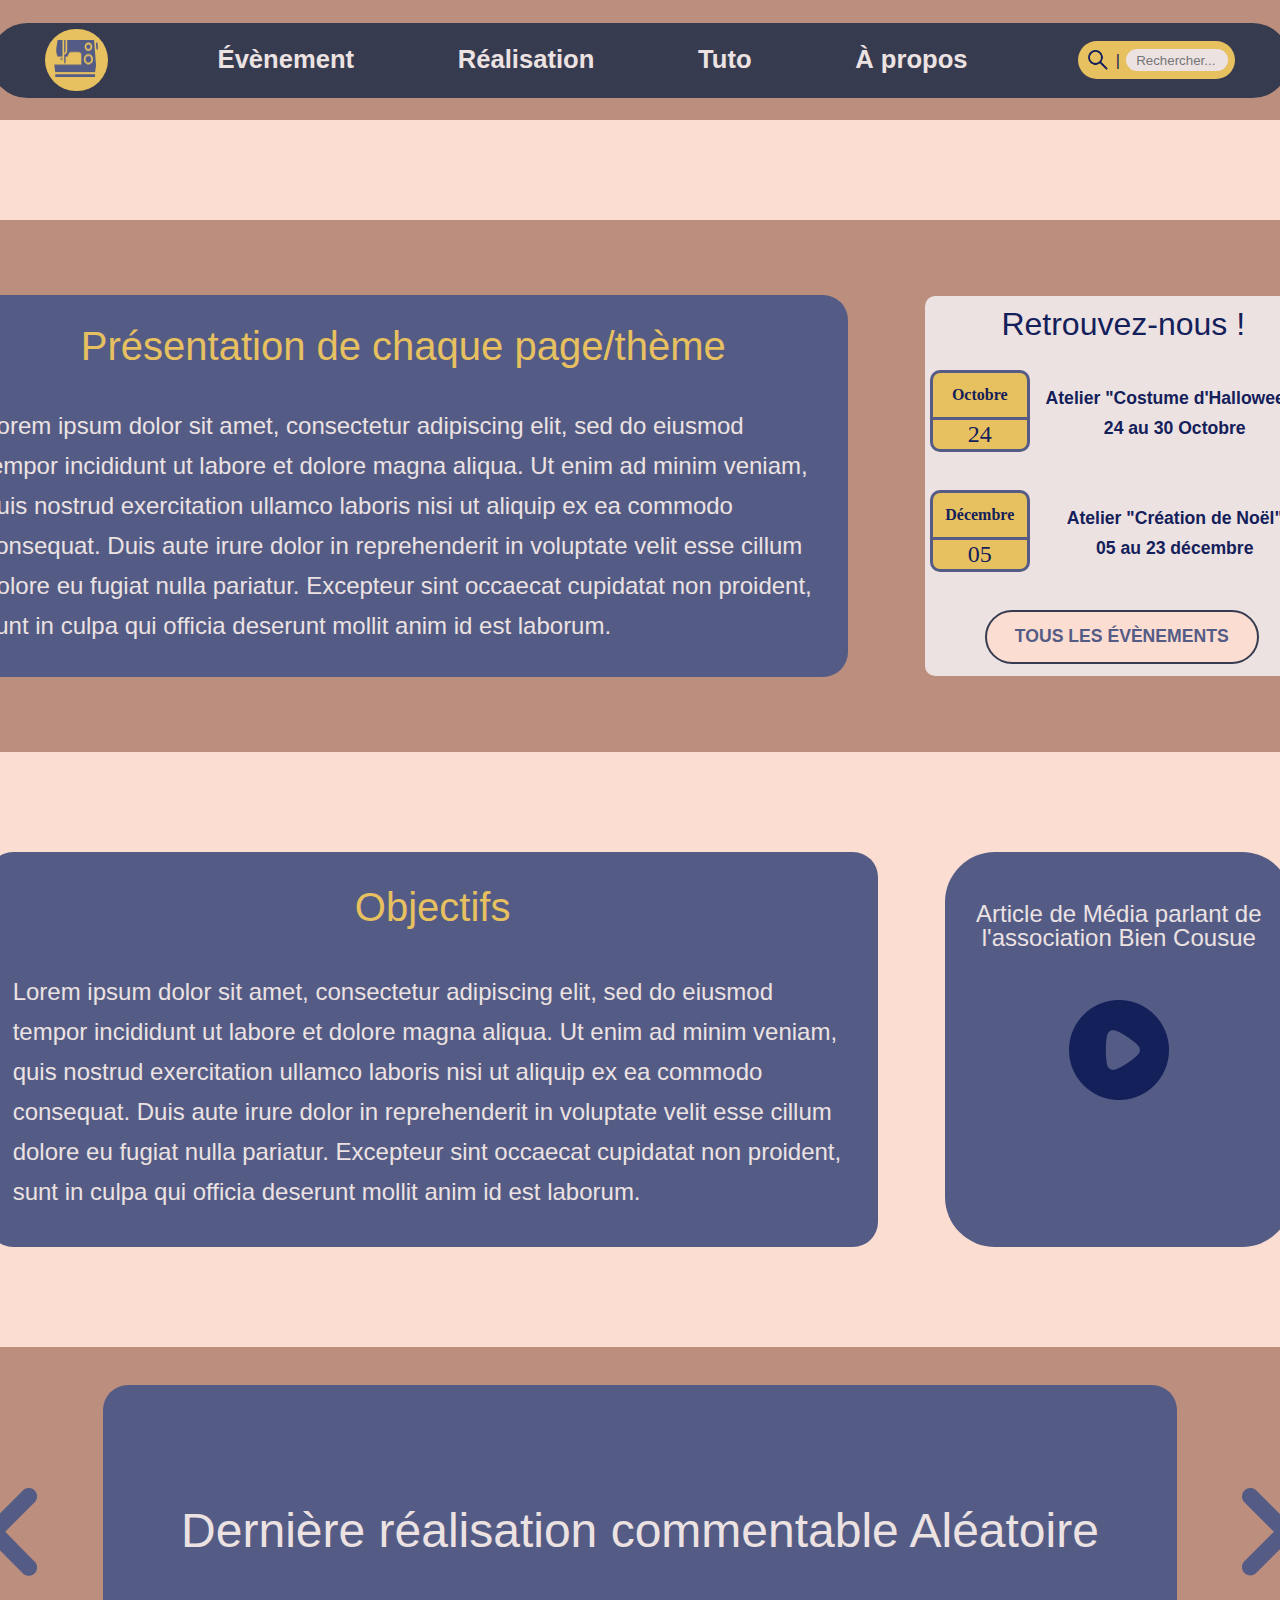
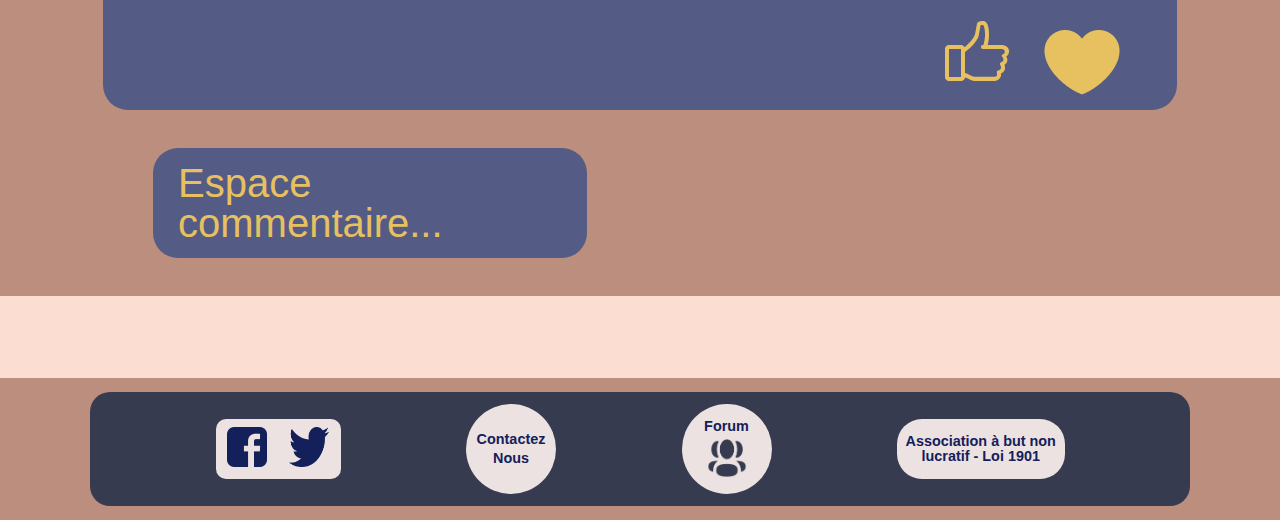
<file: index.html>
<!DOCTYPE html>
<html lang="fr">

<head>
  <meta charset="UTF-8" />
  <meta http-equiv="X-UA-Compatible" content="IE=edge" />
  <meta name="viewport" content="width=device-width, initial-scale=1.0" />
  <link rel="stylesheet" media="screen" href="assets/style.css" type="text/css" />
  <link href="https://fonts.cdnfonts.com/css/courgette" rel="stylesheet" />
  <link href="https://fonts.cdnfonts.com/css/inter" rel="stylesheet" />
  <link href="https://fonts.cdnfonts.com/css/montserrat" rel="stylesheet" />
  <title>Accueil</title>
</head>

<body>
  <header>
    <nav id="h_navbar">
      <div id="logo">
        <a href="index.html" title="Accueil Bien cousue">
          <img src="assets/img/logo.png" alt="logo" class="logo_couture" />
        </a>
      </div>
      <label for="hidden" class="burger_menu"></label>
      <input type="checkbox" name="hidden" id="hidden" />
      <div class="invert_border_right"></div>
      <div class="invert_border_left"></div>
      <ul id="pages">
        <li>
          <a href="evenements/evenement.html">
            <p>Évènement</p>
          </a>
        </li>
        <li>
          <a href="realisation/realisation.html">
            <p>Réalisation</p>
          </a>
        </li>
        <li>
          <a href="tuto/tuto.html">
            <p>Tuto</p>
          </a>
        </li>
        <li>
          <a href="a_propos.html">
            <p>&Agrave; propos</p>
          </a>
        </li>
      </ul>
      <div id="bar_recherche">
        <form action="recherche" id="form_recherche">
          <label for="loupe"></label>
          <input type="image" src="assets/img/Vector.png" alt="icone de loupe" id="loupe" />
          <p>|</p>

          <label for="recherche"></label>
          <input type="text" id="recherche" placeholder="Rechercher..." maxlength="50" />
        </form>
      </div>
    </nav>
  </header>
  <main class="main_hauteur">
    <section id="bloc_desc">
      <div id="presentation">
        <h1 class="text_gold">
          Présentation de chaque page/thème
        </h1>
        <p class="text_white">
          Lorem ipsum dolor sit amet, consectetur adipiscing elit, sed do
          eiusmod tempor incididunt ut labore et dolore magna aliqua. Ut enim
          ad minim veniam, quis nostrud exercitation ullamco laboris nisi ut
          aliquip ex ea commodo consequat. Duis aute irure dolor in
          reprehenderit in voluptate velit esse cillum dolore eu fugiat nulla
          pariatur. Excepteur sint occaecat cupidatat non proident, sunt in
          culpa qui officia deserunt mollit anim id est laborum.
        </p>
      </div>
      <div id="calendrier">

        <h2>Retrouvez-nous !</h2>
        <div class="tableau_calendrier">
          <input type="button" id="mois" class="mois1" value="Octobre">
          <input type="button" id="mois_date" class="mois_date1" value="24">
          <input type="button" id="moisdec" class="mois2" value="Décembre">
          <input type="button" id="mois_datedec" class="mois_date2" value="05">
          <div class="calendrie_titre calendrie_titre1">
            <p>Atelier "Costume d'Halloween"</p>
          </div>
          <div class="debut_evenement debut_evenement1">
            <p> 24 au 30 Octobre</p>
          </div>

          <div class="calendrie_titre calendrie_titre2">
            <p>Atelier "Création de Noël"</p>
          </div>
          <div class="debut_evenement debut_evenement2">
            <p>05 au 23 décembre</p>
          </div>
        </div>

        <div id="tous_les_evenements">
          <a href="evenements/even_NosAteliers.html#anchor1-even_exep">
            <p>TOUS LES ÉVÈNEMENTS</p>
          </a>
        </div>
      </div>
    </section>

    <section id="objectifs">
      <div id="objectifs_texte">
        <h1 class="text_gold">Objectifs</h1>
        <p class="text_white">
          Lorem ipsum dolor sit amet, consectetur adipiscing elit, sed do
          eiusmod tempor incididunt ut labore et dolore magna aliqua. Ut enim
          ad minim veniam, quis nostrud exercitation ullamco laboris nisi ut
          aliquip ex ea commodo consequat. Duis aute irure dolor in
          reprehenderit in voluptate velit esse cillum dolore eu fugiat nulla
          pariatur. Excepteur sint occaecat cupidatat non proident, sunt in
          culpa qui officia deserunt mollit anim id est laborum.
        </p>
      </div>
      <div id="article_media">
        <p class="text_white">
          Article de Média parlant de l'association Bien Cousue
        </p>
        <div id="bouton_play">
          <a href="">
            <img src="assets/img/Play.png" id="bouton_bouton_play" alt="icone de lecteur video" /></a>
        </div>
      </div>
    </section>
    <div id="section_realisation">
      <img id="fleche_gauche" src="assets/img/VectorLeft.png" alt="fleche gauche" />
      <div id="center_realisation">
        <div id="der_realisation">
          <p class="text_white">Dernière réalisation commentable Aléatoire</p>
          <div id="like_realisation">
            <img class="img_der" src="assets/img/like.png" alt="pouce like" />
            <img class="img_der" src="assets/img/coeur.png" alt="coeur" />
          </div>
        </div>
        <div id="espace_commentaire">
          <p class="text_gold">Espace commentaire...</p>
        </div>
      </div>
      <img id="fleche_droite" src="assets/img/VectorRight.png" alt="fleche droite" />
    </div>
  </main>
  <footer>
    <nav id="footer_nav">
      <div id="reseaux_sociaux">
        <a href="https://fr-fr.facebook.com/reg/">
          <img src="assets/img/facebook.png" alt="logo facebook" class="footer-img" />
        </a>
        <a href="https://twitter.com/">
          <img src="assets/img/tweeter.png" alt="logo tweeter" class="footer-img" />
        </a>
      </div>
      <div>
        <a href="a_propos.html#contactez-nous" class="footer_circle">
          <p>Contactez</p>
          <p>Nous</p>
        </a>
      </div>
      <div>
        <a href="realisation/forum.html" class="footer_circle">
          <p>Forum</p>
          <img src="assets/img/forum.png" alt="icone forum" class="footer-img" />
        </a>
      </div>
      <div id="legislation">
        <a href="https://www.legifrance.gouv.fr/loda/id/LEGITEXT000006069570/">
          <p>Association à but non lucratif - Loi 1901</p>
        </a>
      </div>
    </nav>
  </footer>
</body>

</html>
</file>
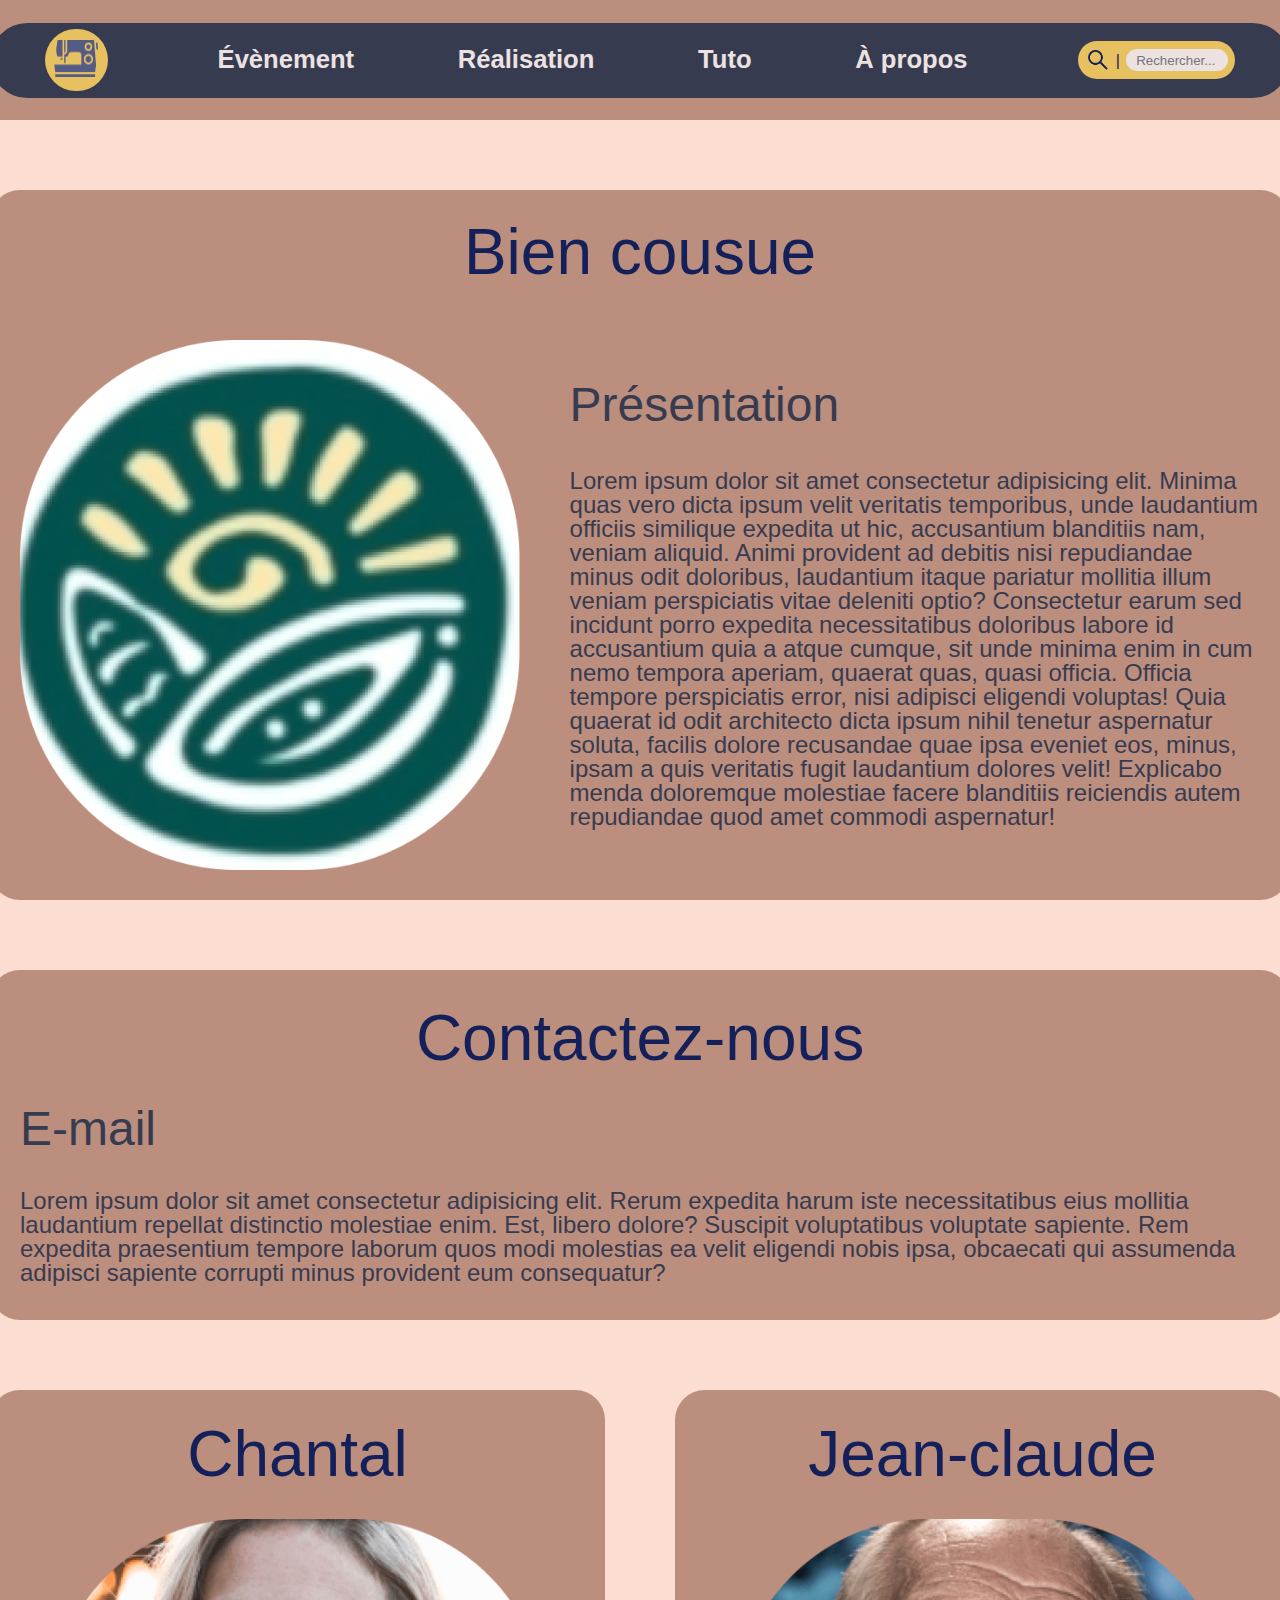
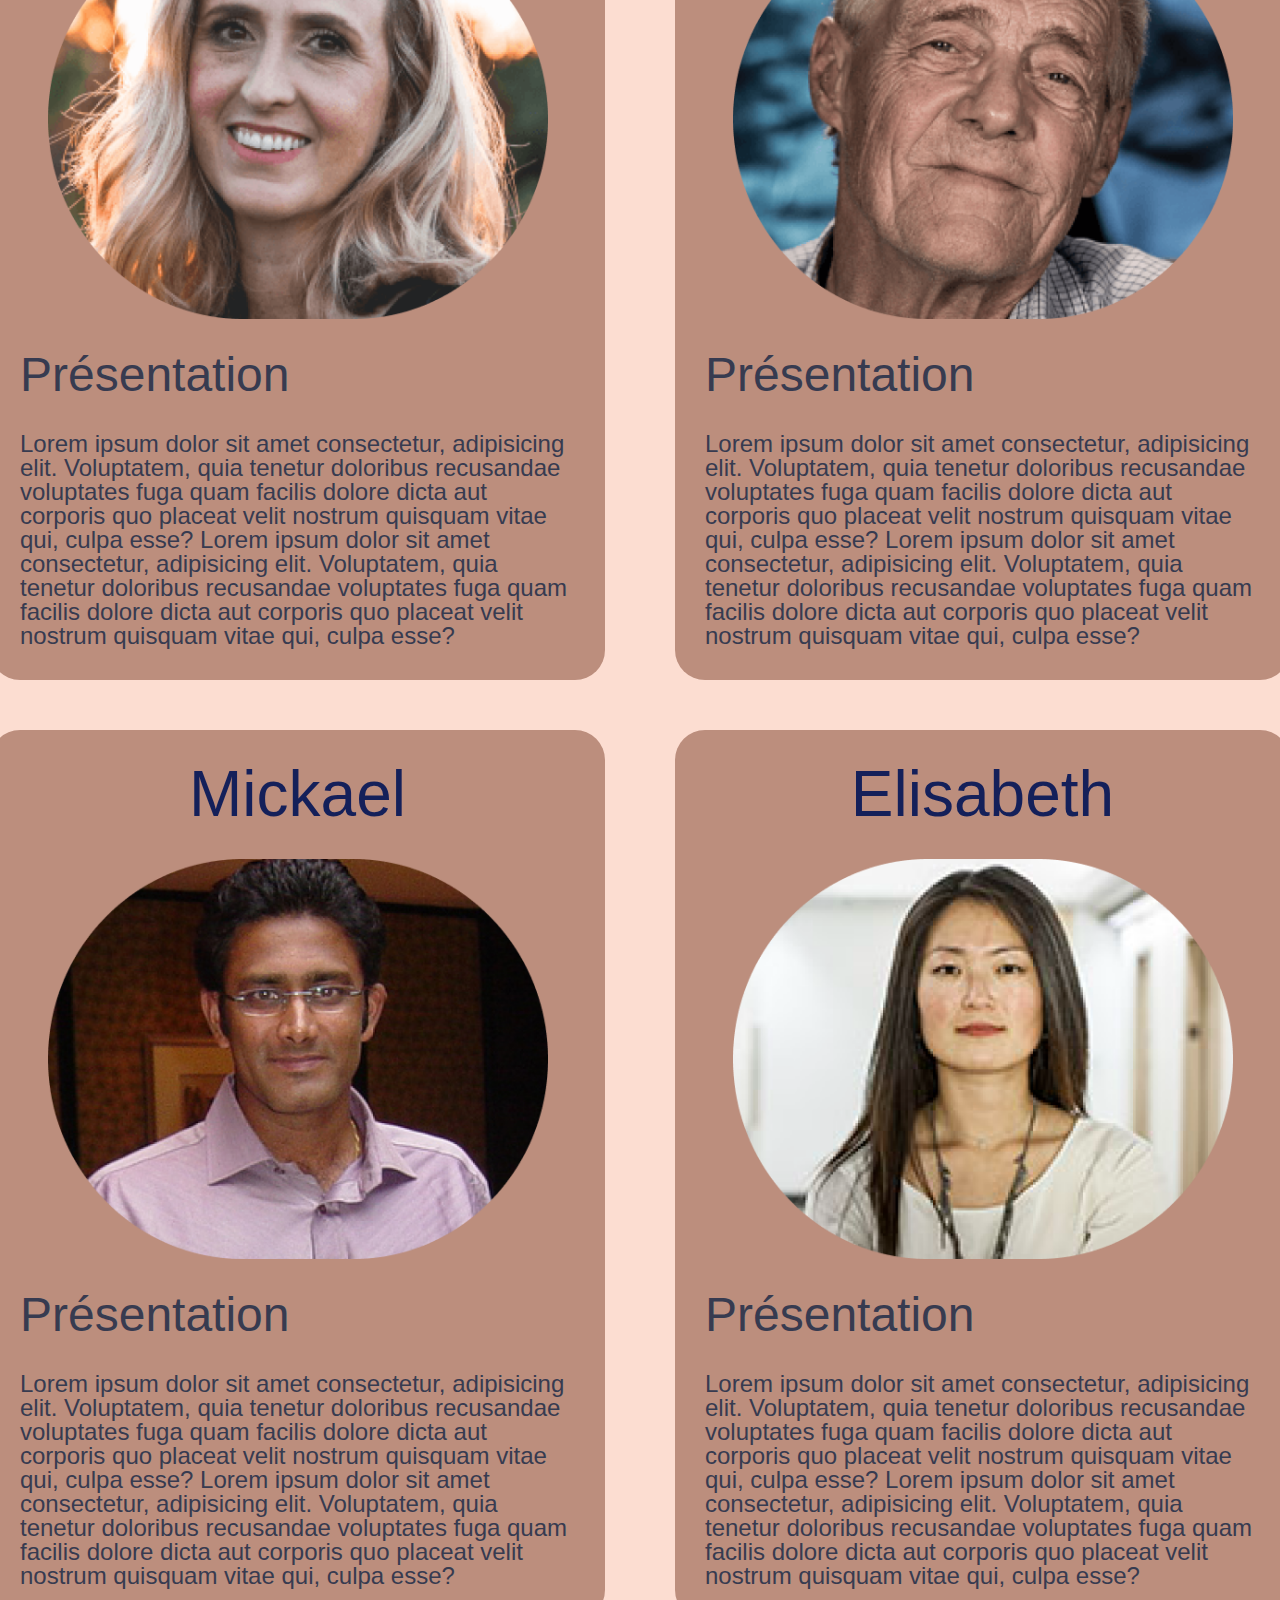
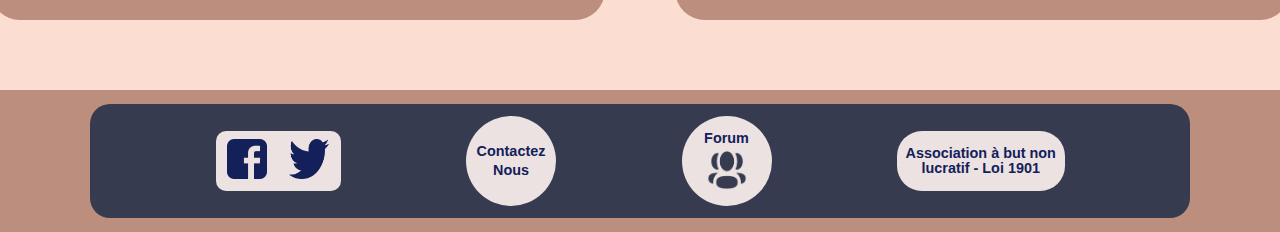
<file: a_propos.html>
<!DOCTYPE html>
<html lang="fr">
  <head>
    <meta charset="UTF-8" />
    <meta http-equiv="X-UA-Compatible" content="IE=edge" />
    <meta name="viewport" content="width=device-width, initial-scale=1.0" />
    <title>&Agrave; propos</title>
    <link rel="stylesheet" href="assets/style-a_propos.css" />
    <link href="https://fonts.cdnfonts.com/css/courgette" rel="stylesheet" />
    <link href="https://fonts.cdnfonts.com/css/inter" rel="stylesheet" />
    <link href="https://fonts.cdnfonts.com/css/montserrat" rel="stylesheet" />
  </head>

  <body>
    <header>
      <nav id="h_navbar">
        <div id="logo">
          <a href="index.html" title="Accueil Bien cousue">
            <img src="assets/img/logo.png" alt="logo" class="logo_couture" />
          </a>
        </div>
        <label for="hidden" class="burger_menu"></label>
        <input type="checkbox" name="hidden" id="hidden" />
        <div class="invert_border_right"></div>
        <div class="invert_border_left"></div>
        <ul id="pages">
          <li>
            <a href="evenements/evenement.html">
              <p>Évènement</p>
            </a>
          </li>
          <li>
            <a href="realisation/realisation.html">
              <p>Réalisation</p>
            </a>
          </li>
          <li>
            <a href="tuto/tuto.html">
              <p>Tuto</p>
            </a>
          </li>
          <li>
            <a href="a_propos.html">
              <p>&Agrave; propos</p>
            </a>
          </li>
        </ul>
        <div id="bar_recherche">
          <form action="recherche" id="form_recherche">
            <label for="loupe"></label>
            <input
              type="image"
              src="assets/img/Vector.png"
              alt="icone de loupe"
              id="loupe"
            />
            <p>|</p>

            <label for="recherche"></label>
            <input
              type="text"
              id="recherche"
              placeholder="Rechercher..."
              maxlength="50"
            />
          </form>
        </div>
      </nav>
    </header>
    <main>
      <div id="bien_cousue">
        <h1 class="titre_h1">Bien cousue</h1>
        <div class="flex_ligne">
          <img src="assets/img/presentation.png" class="presentation-image" alt="icone de l'association" />
          <div class="flex_column ">
            <p class="text-en_tete text-en_tete_presentation">Présentation</p>
            <p class="text">
              Lorem ipsum dolor sit amet consectetur adipisicing elit. Minima
              quas vero dicta ipsum velit veritatis temporibus, unde laudantium
              officiis similique expedita ut hic, accusantium blanditiis nam,
              veniam aliquid. Animi provident ad debitis nisi repudiandae minus
              odit doloribus, laudantium itaque pariatur mollitia illum veniam
              perspiciatis vitae deleniti optio? Consectetur earum sed incidunt
              porro expedita necessitatibus doloribus labore id accusantium quia
              a atque cumque, sit unde minima enim in cum nemo tempora aperiam,
              quaerat quas, quasi officia. Officia tempore perspiciatis error,
              nisi adipisci eligendi voluptas! Quia quaerat id odit architecto
              dicta ipsum nihil tenetur aspernatur soluta, facilis dolore
              recusandae quae ipsa eveniet eos, minus, ipsam a quis veritatis
              fugit laudantium dolores velit! Explicabo menda doloremque
              molestiae facere blanditiis reiciendis autem repudiandae quod amet
              commodi aspernatur!
            </p>
          </div>
        </div>
      </div>
      <div id="contactez-nous" class="flex_column">
        <h1 class="titre_h1">Contactez-nous</h1>
        <p class="text-en_tete">E-mail</p>
        <p class="text">
          Lorem ipsum dolor sit amet consectetur adipisicing elit. Rerum
          expedita harum iste necessitatibus eius mollitia laudantium repellat
          distinctio molestiae enim. Est, libero dolore? Suscipit voluptatibus
          voluptate sapiente. Rem expedita praesentium tempore laborum quos modi
          molestias ea velit eligendi nobis ipsa, obcaecati qui assumenda
          adipisci sapiente corrupti minus provident eum consequatur?
        </p>
      </div>

      <div class="contenaier">
        <div class="personnel flex_column">
          <h1 class="titre_h1">Chantal</h1>
          <img src="assets/img/chantal.png" alt="chantal" />
          <p class="text-en_tete">Présentation</p>
          <p class="text">
            Lorem ipsum dolor sit amet consectetur, adipisicing elit.
            Voluptatem, quia tenetur doloribus recusandae voluptates fuga quam
            facilis dolore dicta aut corporis quo placeat velit nostrum quisquam
            vitae qui, culpa esse? Lorem ipsum dolor sit amet consectetur,
            adipisicing elit. Voluptatem, quia tenetur doloribus recusandae
            voluptates fuga quam facilis dolore dicta aut corporis quo placeat
            velit nostrum quisquam vitae qui, culpa esse?
          </p>
        </div>
        <div class="personnel flex_column">
          <h1 class="titre_h1">Jean-claude</h1>
          <img src="assets/img/jean-claude.png" alt="chantal" />
          <p class="text-en_tete">Présentation</p>
          <p class="text">
            Lorem ipsum dolor sit amet consectetur, adipisicing elit.
            Voluptatem, quia tenetur doloribus recusandae voluptates fuga quam
            facilis dolore dicta aut corporis quo placeat velit nostrum quisquam
            vitae qui, culpa esse? Lorem ipsum dolor sit amet consectetur,
            adipisicing elit. Voluptatem, quia tenetur doloribus recusandae
            voluptates fuga quam facilis dolore dicta aut corporis quo placeat
            velit nostrum quisquam vitae qui, culpa esse?
          </p>
        </div>
        <div class="personnel flex_column">
          <h1 class="titre_h1">Mickael</h1>
          <img src="assets/img/mickael.png" alt="chantal" />
          <p class="text-en_tete">Présentation</p>
          <p class="text">
            Lorem ipsum dolor sit amet consectetur, adipisicing elit.
            Voluptatem, quia tenetur doloribus recusandae voluptates fuga quam
            facilis dolore dicta aut corporis quo placeat velit nostrum quisquam
            vitae qui, culpa esse? Lorem ipsum dolor sit amet consectetur,
            adipisicing elit. Voluptatem, quia tenetur doloribus recusandae
            voluptates fuga quam facilis dolore dicta aut corporis quo placeat
            velit nostrum quisquam vitae qui, culpa esse?
          </p>
        </div>
        <div class="personnel flex_column">
          <h1 class="titre_h1">Elisabeth</h1>
          <img src="assets/img/elisabeth.png" alt="chantal" />
          <p class="text-en_tete">Présentation</p>
          <p class="text">
            Lorem ipsum dolor sit amet consectetur, adipisicing elit.
            Voluptatem, quia tenetur doloribus recusandae voluptates fuga quam
            facilis dolore dicta aut corporis quo placeat velit nostrum quisquam
            vitae qui, culpa esse? Lorem ipsum dolor sit amet consectetur,
            adipisicing elit. Voluptatem, quia tenetur doloribus recusandae
            voluptates fuga quam facilis dolore dicta aut corporis quo placeat
            velit nostrum quisquam vitae qui, culpa esse?
          </p>
        </div>
      </div>
    </main>
    <footer>
      <nav id="footer_nav">
        <div id="reseaux_sociaux">
          <a href="https://fr-fr.facebook.com/reg/">
            <img
              src="assets/img/facebook.png"
              alt="logo facebook"
              class="footer-img"
            />
          </a>
          <a href="https://twitter.com/">
            <img
              src="assets/img/tweeter.png"
              alt="logo tweeter"
              class="footer-img"
            />
          </a>
        </div>
        <div>
          <a href="a_propos.html#contactez-nous" class="footer_circle">
            <p>Contactez</p>
            <p>Nous</p>
          </a>
        </div>
        <div>
          <a href="realisation/forum.html" class="footer_circle">
            <p>Forum</p>
            <img
              src="assets/img/forum.png"
              alt="icone forum"
              class="footer-img"
            />
          </a>
        </div>
        <div id="legislation">
          <a
            href="https://www.legifrance.gouv.fr/loda/id/LEGITEXT000006069570/"
          >
            <p>Association à but non lucratif - Loi 1901</p>
          </a>
        </div>
      </nav>
    </footer>
  </body>
</html>
</file>
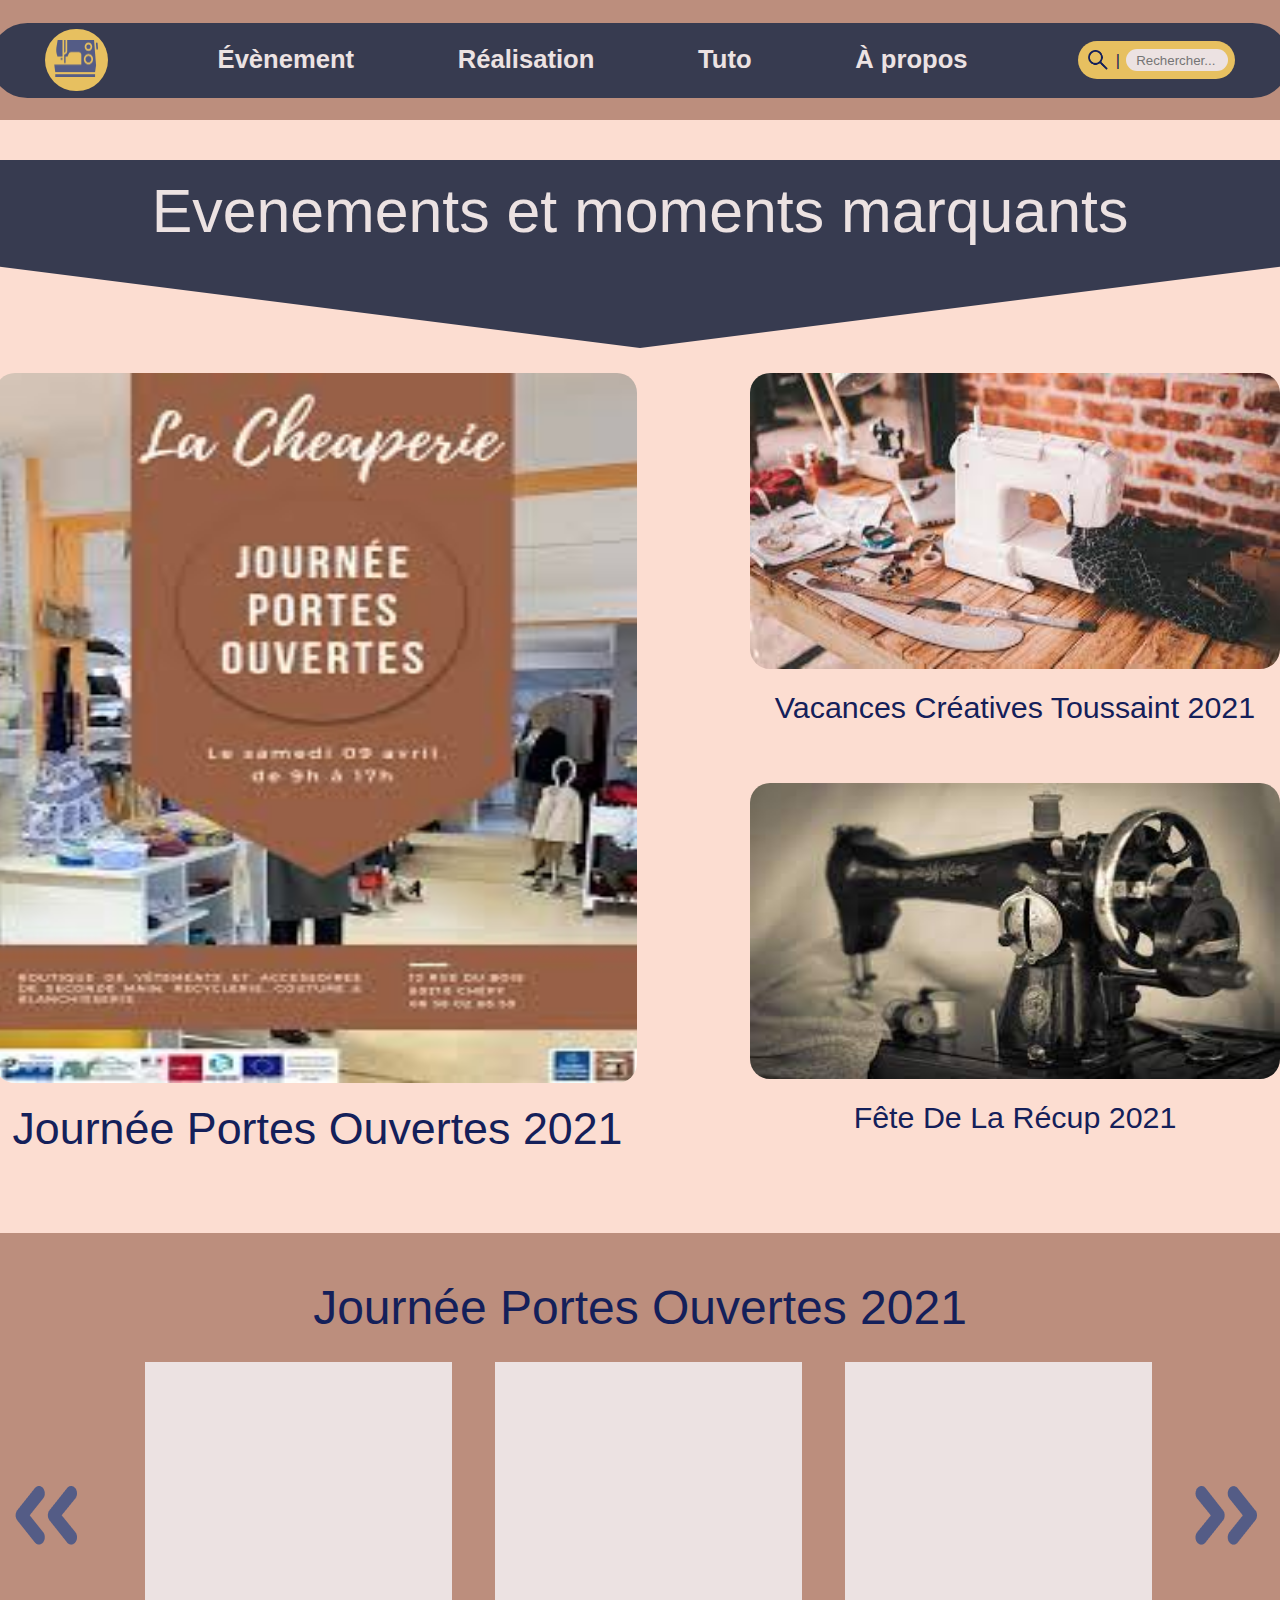
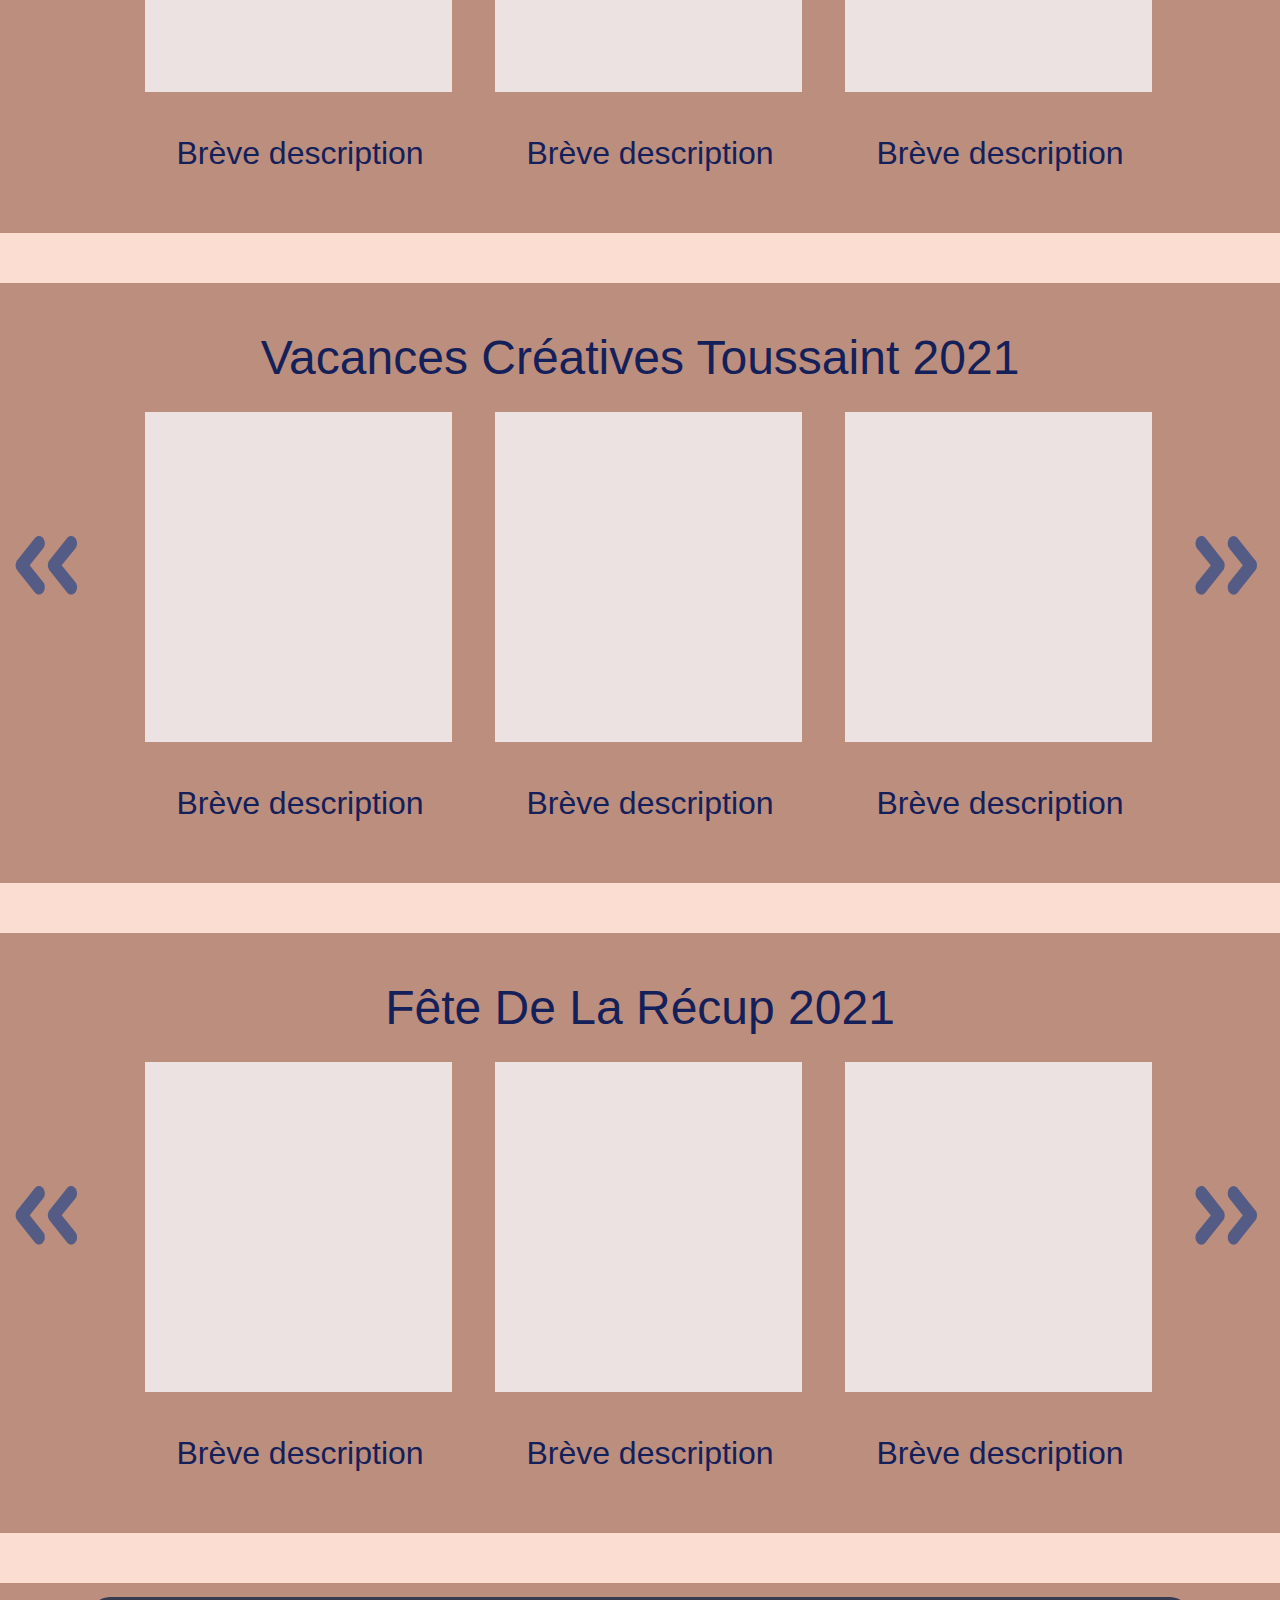
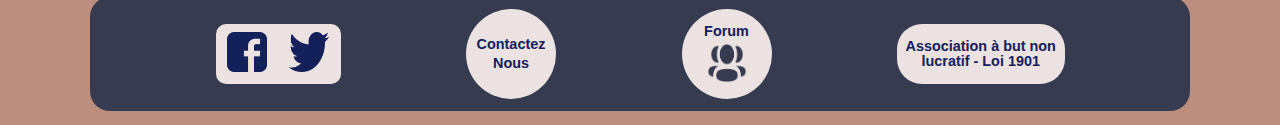
<file: evenements/even_marquants.html>
<!DOCTYPE html>
<html lang="fr">
  <head>
    <meta charset="UTF-8" />
    <meta http-equiv="X-UA-Compatible" content="IE=edge" />
    <meta name="viewport" content="width=device-width, initial-scale=1.0" />
    <title>Évènements et moments marquants</title>

    <link href="https://fonts.cdnfonts.com/css/courgette" rel="stylesheet" />
    <link href="https://fonts.cdnfonts.com/css/inter" rel="stylesheet" />
    <link href="https://fonts.cdnfonts.com/css/montserrat" rel="stylesheet" />
    <link
      rel="stylesheet"
      href="../assets/style_evenements.css"
      type="text/css" />
  </head>

  <body>
    <header>
      <nav id="h_navbar">
        <div id="logo">
          <a href="../index.html" title="Accueil Bien cousue">
            <img src="../assets/img/logo.png" alt="logo" class="logo_couture" />
          </a>
        </div>
        <label for="hidden" class="burger_menu"></label>
        <input type="checkbox" name="hidden" id="hidden" />
        <div class="invert_border_right"></div>
        <div class="invert_border_left"></div>
        <ul id="pages">
          <li>
            <a href="evenement.html">
              <p>Évènement</p>
            </a>
          </li>
          <li>
            <a href="../realisation/realisation.html">
              <p>Réalisation</p>
            </a>
          </li>
          <li>
            <a href="../tuto/tuto.html">
              <p>Tuto</p>
            </a>
          </li>
          <li>
            <a href="../a_propos.html">
              <p>&Agrave; propos</p>
            </a>
          </li>
        </ul>
        <div id="bar_recherche">
          <form action="recherche" id="form_recherche">
            <label for="loupe"></label>
            <input
              type="image"
              src="../assets/img/Vector.png"
              alt="icone de loupe"
              id="loupe" />
            <p>|</p>

            <label for="recherche"></label>
            <input
              type="text"
              id="recherche"
              placeholder="Rechercher..."
              maxlength="50" />
          </form>
        </div>
      </nav>
    </header>
    <main>
      <div class="baniere_titre_marquant">
        <h1>Evenements et moments marquants</h1>
      </div>
      <div class="triangle_baniere_titre_marquant"></div>
      <section class="baniere">
        <img
          src="../assets/img/VectorLeftMarquant.png"
          alt="flèche gauche"
          class="VectorLeftMarquant_porte" />
        <img
          src="../assets/img/VectorRightMarquant.png"
          alt="flèche droite"
          class="VectorRightMarquant_porte" />
        <div class="porte_ouverte">
          <a href="#anchor-portes"
            ><img
              src="../assets/img/porte_ouverte.jfif"
              alt="journée porte ouverte"
              class="img_porte_ouverte" />
            <h2 class="legende-porte">Journée Portes Ouvertes 2021</h2>
          </a>
        </div>
        <img
          src="../assets/img/VectorLeftMarquant.png"
          alt="flèche gauche"
          class="VectorLeftMarquant_vacances" />
        <img
          src="../assets/img/VectorRightMarquant.png"
          alt="flèche droite"
          class="VectorRightMarquant_vacances" />
        <div class="vacances_creation">
          <a href="#anchor-vacances"
            ><img
              src="../assets/img/téléchargement.jpg"
              alt="machine à coudre"
              class="img_vacancesrecup" />
            <h3 class="legende_vacances_recup">
              Vacances Créatives Toussaint 2021
            </h3>
          </a>
        </div>
        <img
          src="../assets/img/VectorLeftMarquant.png"
          alt="flèche gauche"
          class="VectorLeftMarquant_fete" />
        <img
          src="../assets/img/VectorRightMarquant.png"
          alt="flèche droite"
          class="VectorRightMarquant_fete" />
        <div class="fete_recup">
          <a href="#anchor-recup"
            ><img
              src="../assets/img/machine_recupe.jfif"
              alt="vielle machine à coudre"
              class="img_vacancesrecup" />
            <h3 class="legende_vacances_recup">Fête De La Récup 2021</h3>
          </a>
        </div>
      </section>
      <section class="container_porte_ouverte" id="anchor-portes">
        <h2>Journée Portes Ouvertes 2021</h2>
        <div class="images_porte_ouverte">
          <img
            src="../assets/img/arrowLeft.png"
            alt="flèche gauche"
            class="arrow_left" />
          <div class="photo1"></div>
          <h2 class="description1">Brève description</h2>
          <div class="photo2"></div>
          <h2 class="description2">Brève description</h2>
          <div class="photo3"></div>
          <h2 class="description3">Brève description</h2>

          <img
            src="../assets/img/arrowRight.png"
            alt="flèche droite"
            class="arrow_right" />
        </div>
      </section>

      <section class="container_porte_ouverte" id="anchor-vacances">
        <h2>Vacances Créatives Toussaint 2021</h2>
        <div class="images_porte_ouverte">
          <img
            src="../assets/img/arrowLeft.png"
            alt="flèche gauche"
            class="arrow_left" />
          <div class="photo1"></div>
          <h2 class="description1">Brève description</h2>
          <div class="photo2"></div>
          <h2 class="description2">Brève description</h2>
          <div class="photo3"></div>
          <h2 class="description3">Brève description</h2>

          <img
            src="../assets/img/arrowRight.png"
            alt="flèche droite"
            class="arrow_right" />
        </div>
      </section>

      <section class="container_porte_ouverte" id="anchor-recup">
        <h2>Fête De La Récup 2021</h2>
        <div class="images_porte_ouverte">
          <img
            src="../assets/img/arrowLeft.png"
            alt="flèche gauche"
            class="arrow_left" />
          <div class="photo1"></div>
          <h2 class="description1">Brève description</h2>
          <div class="photo2"></div>
          <h2 class="description2">Brève description</h2>
          <div class="photo3"></div>
          <h2 class="description3">Brève description</h2>

          <img
            src="../assets/img/arrowRight.png"
            alt="flèche droite"
            class="arrow_right" />
        </div>
      </section>
    </main>

    <footer>
      <nav id="footer_nav">
        <div id="reseaux_sociaux">
          <a href="https://fr-fr.facebook.com/reg/">
            <img
              src="../assets/img/facebook.png"
              alt="logo facebook"
              class="footer-img" />
          </a>
          <a href="https://twitter.com/">
            <img
              src="../assets/img/tweeter.png"
              alt="logo tweeter"
              class="footer-img" />
          </a>
        </div>
        <div>
          <a href="../a_propos.html#contactez-nous" class="footer_circle">
            <p>Contactez</p>
            <p>Nous</p>
          </a>
        </div>
        <div>
          <a href="../realisation/forum.html" class="footer_circle">
            <p>Forum</p>
            <img
              src="../assets/img/forum.png"
              alt="icone forum"
              class="footer-img" />
          </a>
        </div>
        <div id="legislation">
          <a
            href="https://www.legifrance.gouv.fr/loda/id/LEGITEXT000006069570/">
            <p>Association à but non lucratif - Loi 1901</p>
          </a>
        </div>
      </nav>
    </footer>
  </body>
</html>
</file>
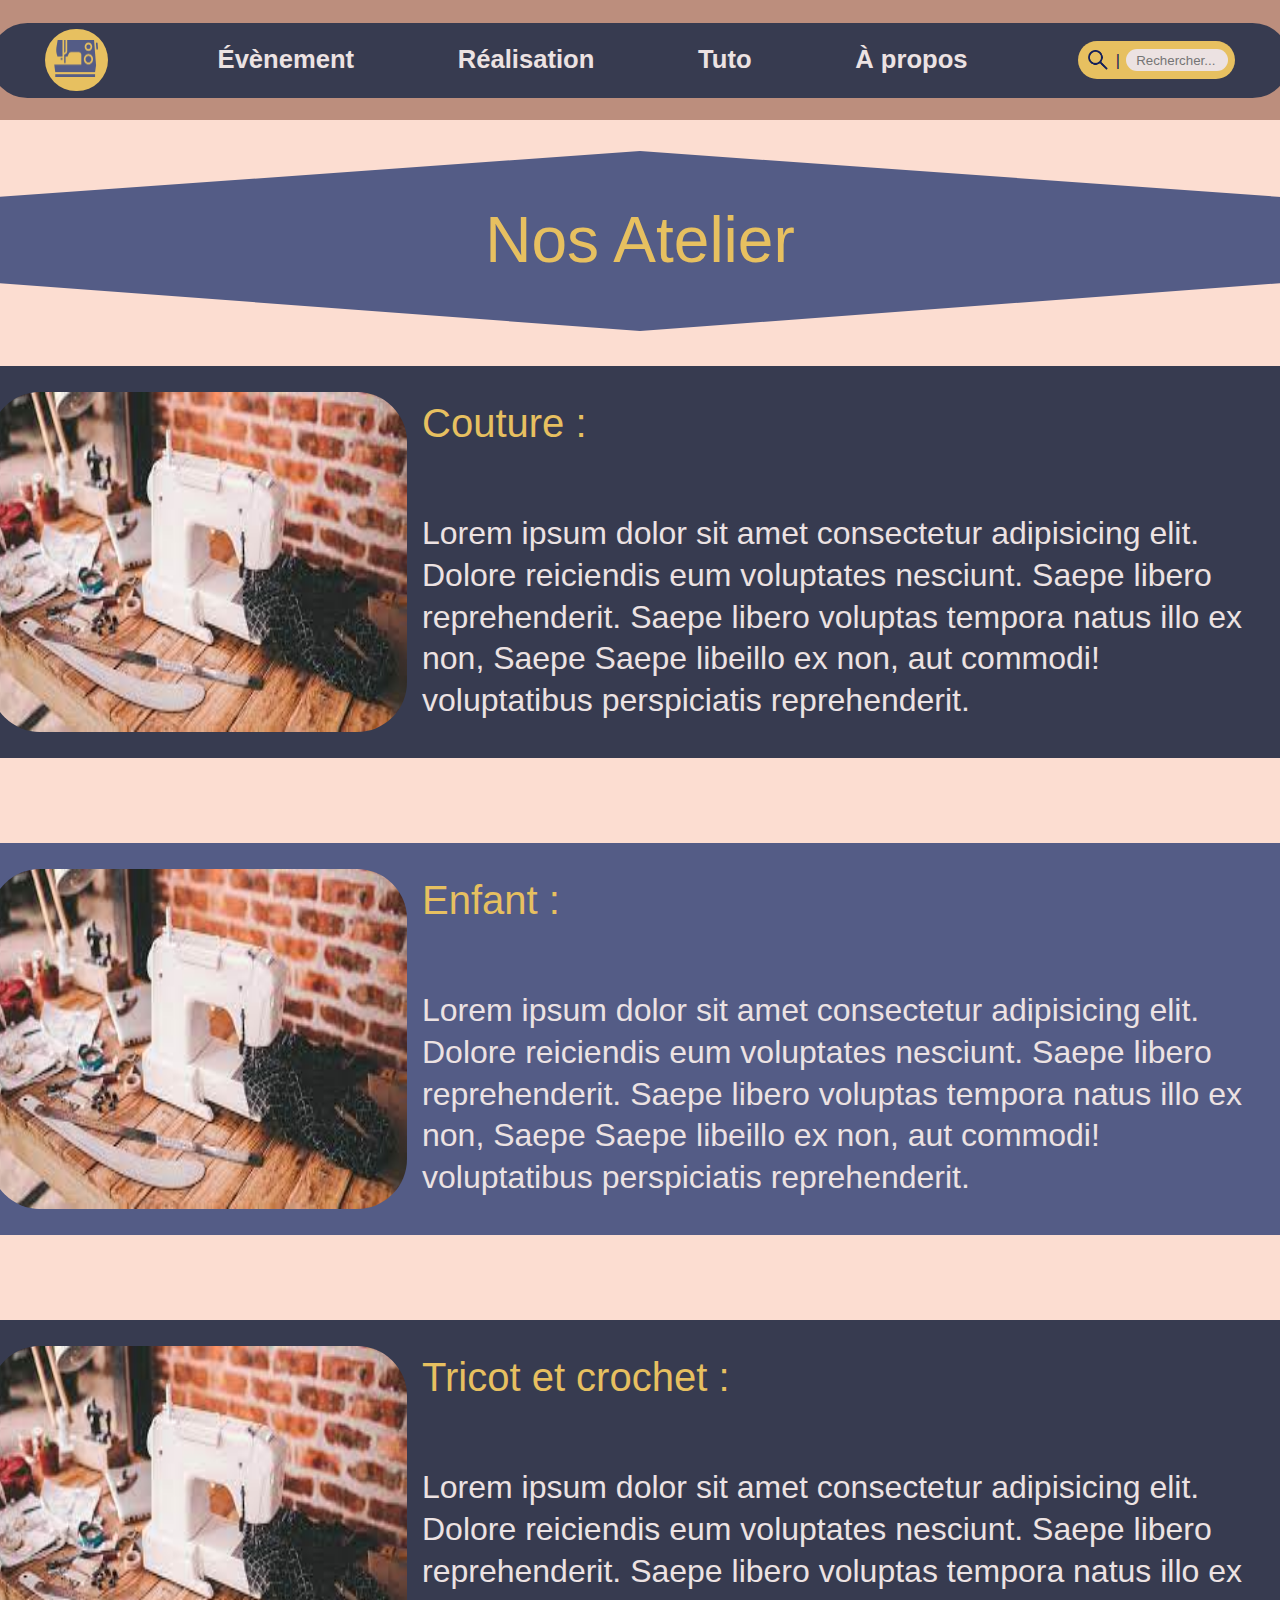
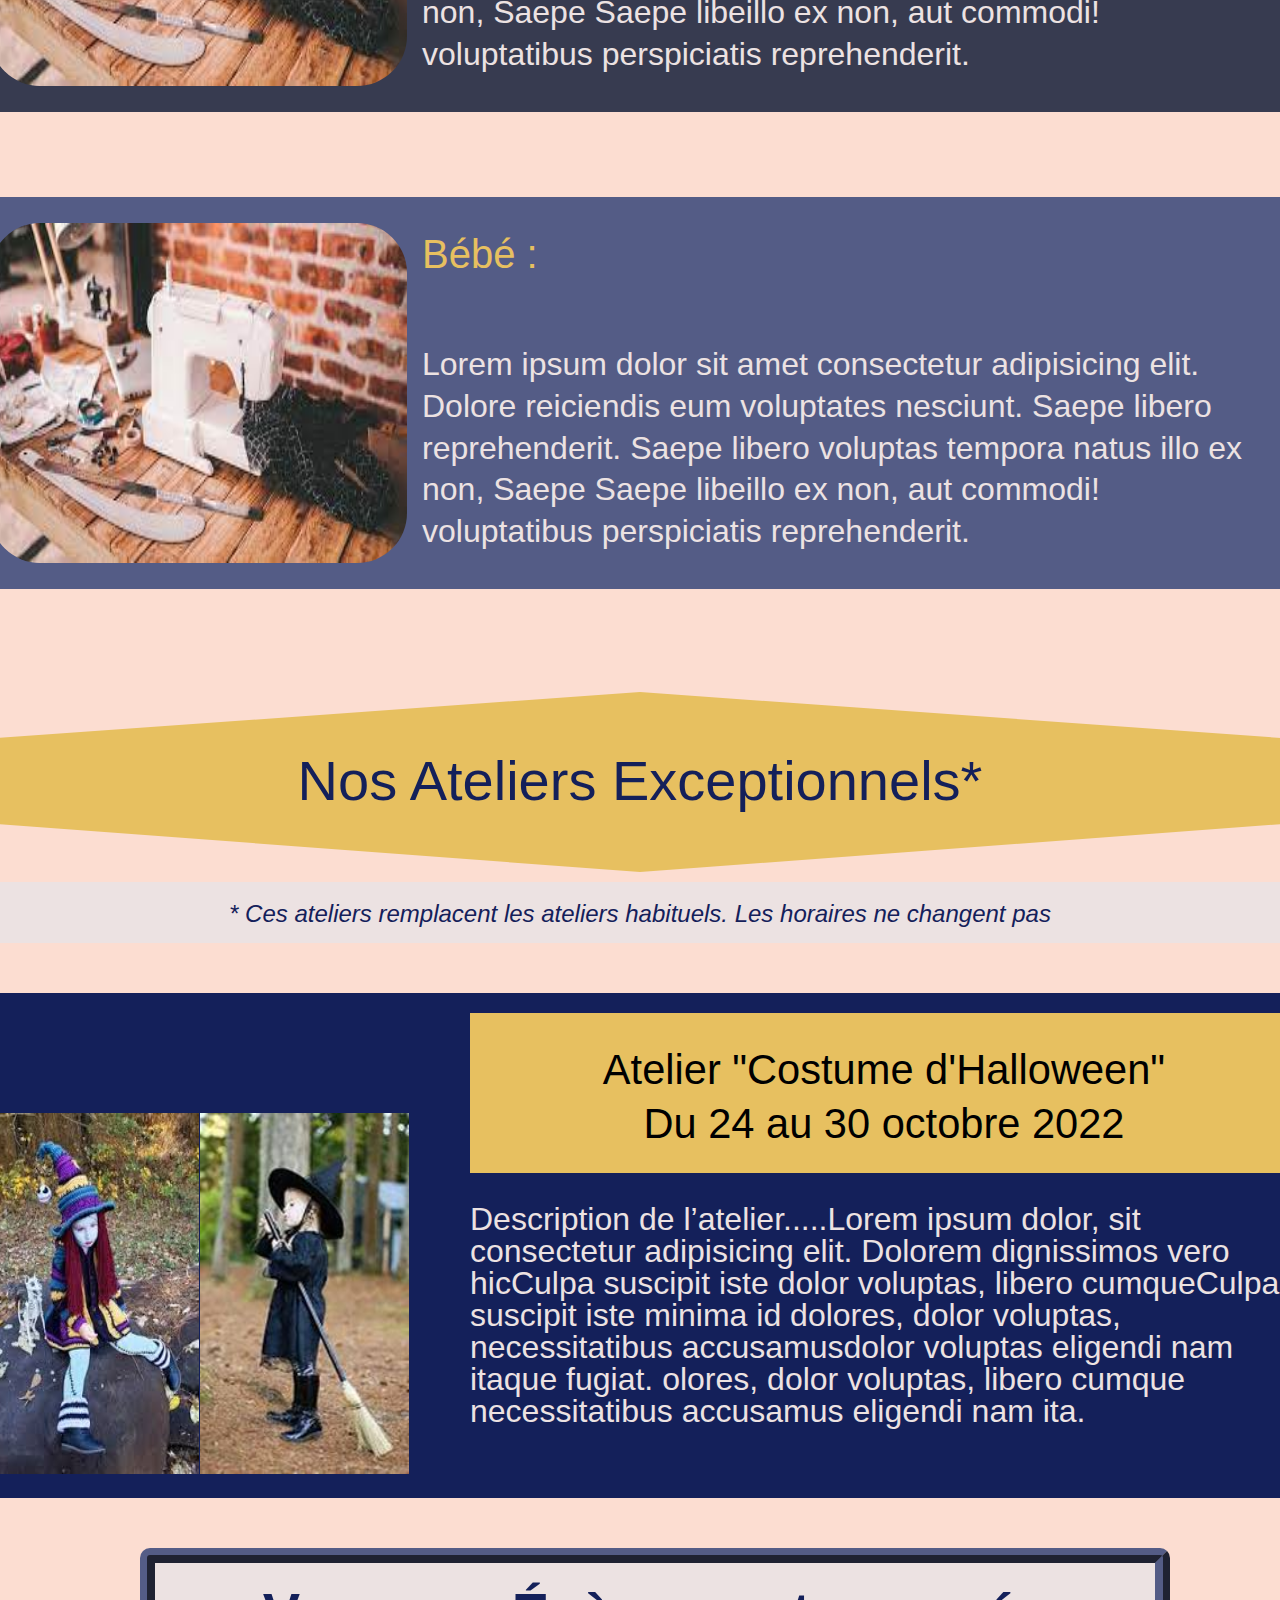
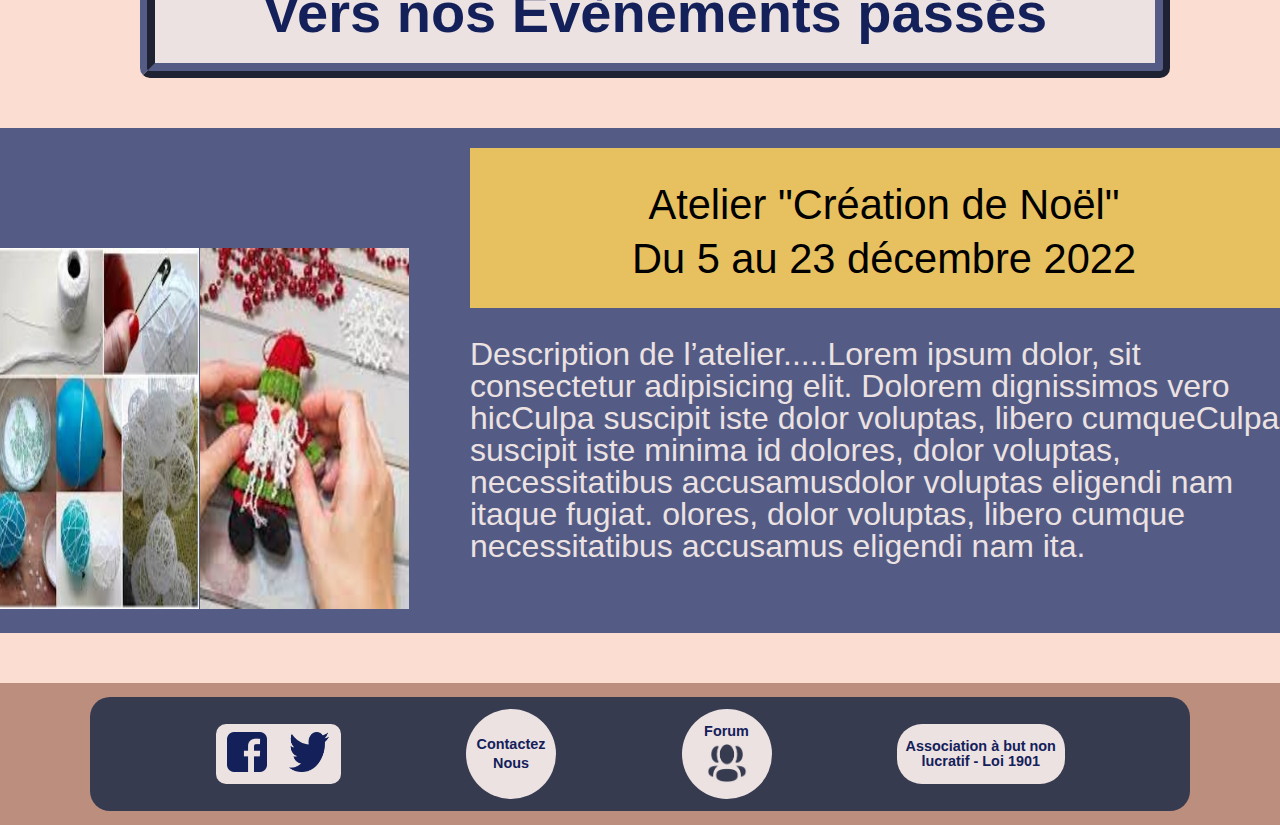
<file: evenements/even_NosAteliers.html>
<!DOCTYPE html>
<html lang="zxx">

<head>
  <meta charset="UTF-8">
  <meta http-equiv="X-UA-Compatible" content="IE=edge">
  <meta name="viewport" content="width=device-width, initial-scale=1.0">
  <title>Nos ateliers</title>

  <link href="https://fonts.cdnfonts.com/css/courgette" rel="stylesheet">
  <link href="https://fonts.cdnfonts.com/css/inter" rel="stylesheet">
  <link href="https://fonts.cdnfonts.com/css/montserrat" rel="stylesheet">
  <link rel="stylesheet" href="../assets/style_evenements.css" type="text/css">
</head>

<body>
  <header>
    <nav id="h_navbar">
      <div id="logo">
        <a href="../index.html" title="Accueil Bien cousue">
          <img src="../assets/img/logo.png" alt="logo" class="logo_couture">
        </a>
      </div>
      <label for="hidden" class="burger_menu"></label>
      <input type="checkbox" name="hidden" id="hidden">
      <div class="invert_border_right"></div>
      <div class="invert_border_left"></div>
      <ul id="pages">
        <li>
          <a href="evenement.html">
            <p>Évènement</p>
          </a>
        </li>
        <li>
          <a href="../realisation/realisation.html">
            <p>Réalisation</p>
          </a>
        </li>
        <li>
          <a href="../tuto/tuto.html">
            <p>Tuto</p>
          </a>
        </li>
        <li>
          <a href="../a_propos.html">
            <p>&Agrave; propos</p>
          </a>
        </li>
      </ul>
      <div id="bar_recherche">
        <form action="recherche" id="form_recherche">
          <label for="loupe"></label>
          <input type="image" src="../assets/img/Vector.png" alt="icone de loupe" id="loupe">
          <p>|</p>

          <label for="recherche"></label>
          <input type="text" id="recherche" placeholder="Rechercher..." maxlength="50">
        </form>
      </div>
    </nav>
  </header>
  <main>
    <div class="triangle_nos_ateliers1"></div>
    <div class="baniere_titre">

      <h1>Nos Atelier</h1>
    </div>
    <div class="triangle_nos_ateliers2"></div>

    <section class="nom_atelier">
      <img src="../assets/img/téléchargement.jpg" alt="" />
      <div class="atelier_flex">
        <h2 class="text_gold">Couture :</h2>
        <div class="container_texte_atelier">
          <p class="text_white texte_atelier">
            Lorem ipsum dolor sit amet consectetur adipisicing elit. Dolore
            reiciendis eum voluptates nesciunt. Saepe libero reprehenderit.
            Saepe libero voluptas tempora natus illo ex non, Saepe Saepe
            libeillo ex non, aut commodi! voluptatibus perspiciatis
            reprehenderit.
          </p>
        </div>
      </div>
    </section>
    <section class="nom_atelier fond_light">
      <img src="../assets/img/téléchargement.jpg" alt="machine à coudre" />
      <div class="atelier_flex">
        <h2 class="text_gold">Enfant :</h2>
        <div class="container_texte_atelier">
          <p class="text_white texte_atelier">
            Lorem ipsum dolor sit amet consectetur adipisicing elit. Dolore
            reiciendis eum voluptates nesciunt. Saepe libero reprehenderit.
            Saepe libero voluptas tempora natus illo ex non, Saepe Saepe
            libeillo ex non, aut commodi! voluptatibus perspiciatis
            reprehenderit.
          </p>
        </div>
      </div>
    </section>
    <section class="nom_atelier">
      <img src="../assets/img/téléchargement.jpg" alt="machine à coudre" />
      <div class="atelier_flex">
        <h2 class="text_gold">Tricot et crochet :</h2>
        <div class="container_texte_atelier">
          <p class="text_white texte_atelier">
            Lorem ipsum dolor sit amet consectetur adipisicing elit. Dolore
            reiciendis eum voluptates nesciunt. Saepe libero reprehenderit.
            Saepe libero voluptas tempora natus illo ex non, Saepe Saepe
            libeillo ex non, aut commodi! voluptatibus perspiciatis
            reprehenderit.
          </p>
        </div>
      </div>
    </section>
    <section class="nom_atelier fond_light">
      <img src="../assets/img/téléchargement.jpg" alt="machine à coudre" />
      <div class="atelier_flex">
        <h2 class="text_gold">Bébé :</h2>
        <div class="container_texte_atelier">
          <p class="text_white texte_atelier">
            Lorem ipsum dolor sit amet consectetur adipisicing elit. Dolore
            reiciendis eum voluptates nesciunt. Saepe libero reprehenderit.
            Saepe libero voluptas tempora natus illo ex non, Saepe Saepe
            libeillo ex non, aut commodi! voluptatibus perspiciatis
            reprehenderit.
          </p>
        </div>
      </div>
    </section>
    <div class="cadre_triangle_even">

      <div class="triangle_even_exep_gold1"></div>
    </div>
    <div class="baniere_exep" id="anchor1-even_exep">
      <h1>Nos Ateliers Exceptionnels*</h1>
    </div>
    <div class="triangle_even_exep_gold2"></div>
    <div class="note_horaires">
      <p>
        * Ces ateliers remplacent les ateliers habituels. Les horaires ne
        changent pas
      </p>
    </div>
    <section class="atelier_exceptionnel" id="anchor2-even_exep">
      <img src="../assets/img/costum_girl.jfif" alt="costum dégisement pour fille" class="photo_girl" />
      <img src="../assets/img/costum_boy.jpg" alt="costum dégisement pour garçon" class="photo_boy" />
      <div class="fond_atelier">
        <h2 class="titre_atelier_exep">
          Atelier "Costume d'Halloween" Du 24 au 30 octobre 2022
        </h2>
      </div>
      <div class="description">
        <p class="description_atelier text_white">
          Description de l’atelier.....Lorem ipsum dolor, sit consectetur
          adipisicing elit. Dolorem dignissimos vero hicCulpa suscipit iste
          dolor voluptas, libero cumqueCulpa suscipit iste minima id dolores,
          dolor voluptas, necessitatibus accusamusdolor voluptas eligendi nam
          itaque fugiat. olores, dolor voluptas, libero cumque necessitatibus
          accusamus eligendi nam ita.
        </p>
      </div>
    </section>
    <div class="lien_vers_page_even_marquants">
        <a href="../evenements/even_marquants.html">
        <h2>Vers nos Évènements passés</h2>
      </a>
      </div>

    <section class="atelier_exceptionnel fond_light" id="anchor3-even_exep">
      <img src="../assets/img/theme.jfif" alt="" class="photo_girl" />
      <img src="../assets/img/papa_noel.jpg" alt="" class="photo_boy" />
      <div class="fond_atelier">
        <h2 class="titre_atelier_exep titre_atelier_exep2">
          Atelier "Création de Noël" Du 5 au 23 décembre 2022
        </h2>
      </div>
      <div class="description">
        <p class="description_atelier text_white">
          Description de l’atelier.....Lorem ipsum dolor, sit consectetur
          adipisicing elit. Dolorem dignissimos vero hicCulpa suscipit iste
          dolor voluptas, libero cumqueCulpa suscipit iste minima id dolores,
          dolor voluptas, necessitatibus accusamusdolor voluptas eligendi nam
          itaque fugiat. olores, dolor voluptas, libero cumque necessitatibus
          accusamus eligendi nam ita.
        </p>
      </div>
    </section>
  </main>

  <footer>
    <nav id="footer_nav">
      <div id="reseaux_sociaux">
        <a href="https://fr-fr.facebook.com/reg/">
          <img src="../assets/img/facebook.png" alt="logo facebook" class="footer-img">
        </a>
        <a href="https://twitter.com/">
          <img src="../assets/img/tweeter.png" alt="logo tweeter" class="footer-img">
        </a>
      </div>
      <div>
        <a href="../a_propos.html#contactez-nous" class="footer_circle">
          <p>Contactez</p>
          <p>Nous</p>
        </a>
      </div>
      <div>
        <a href="../realisation/forum.html" class="footer_circle">
          <p>Forum</p>
          <img src="../assets/img/forum.png" alt="icone forum" class="footer-img">
        </a>
      </div>
      <div id="legislation">
        <a href="https://www.legifrance.gouv.fr/loda/id/LEGITEXT000006069570/">
          <p>Association à but non lucratif - Loi 1901</p>
        </a>
      </div>
    </nav>
  </footer>

</body>

</html>
</file>
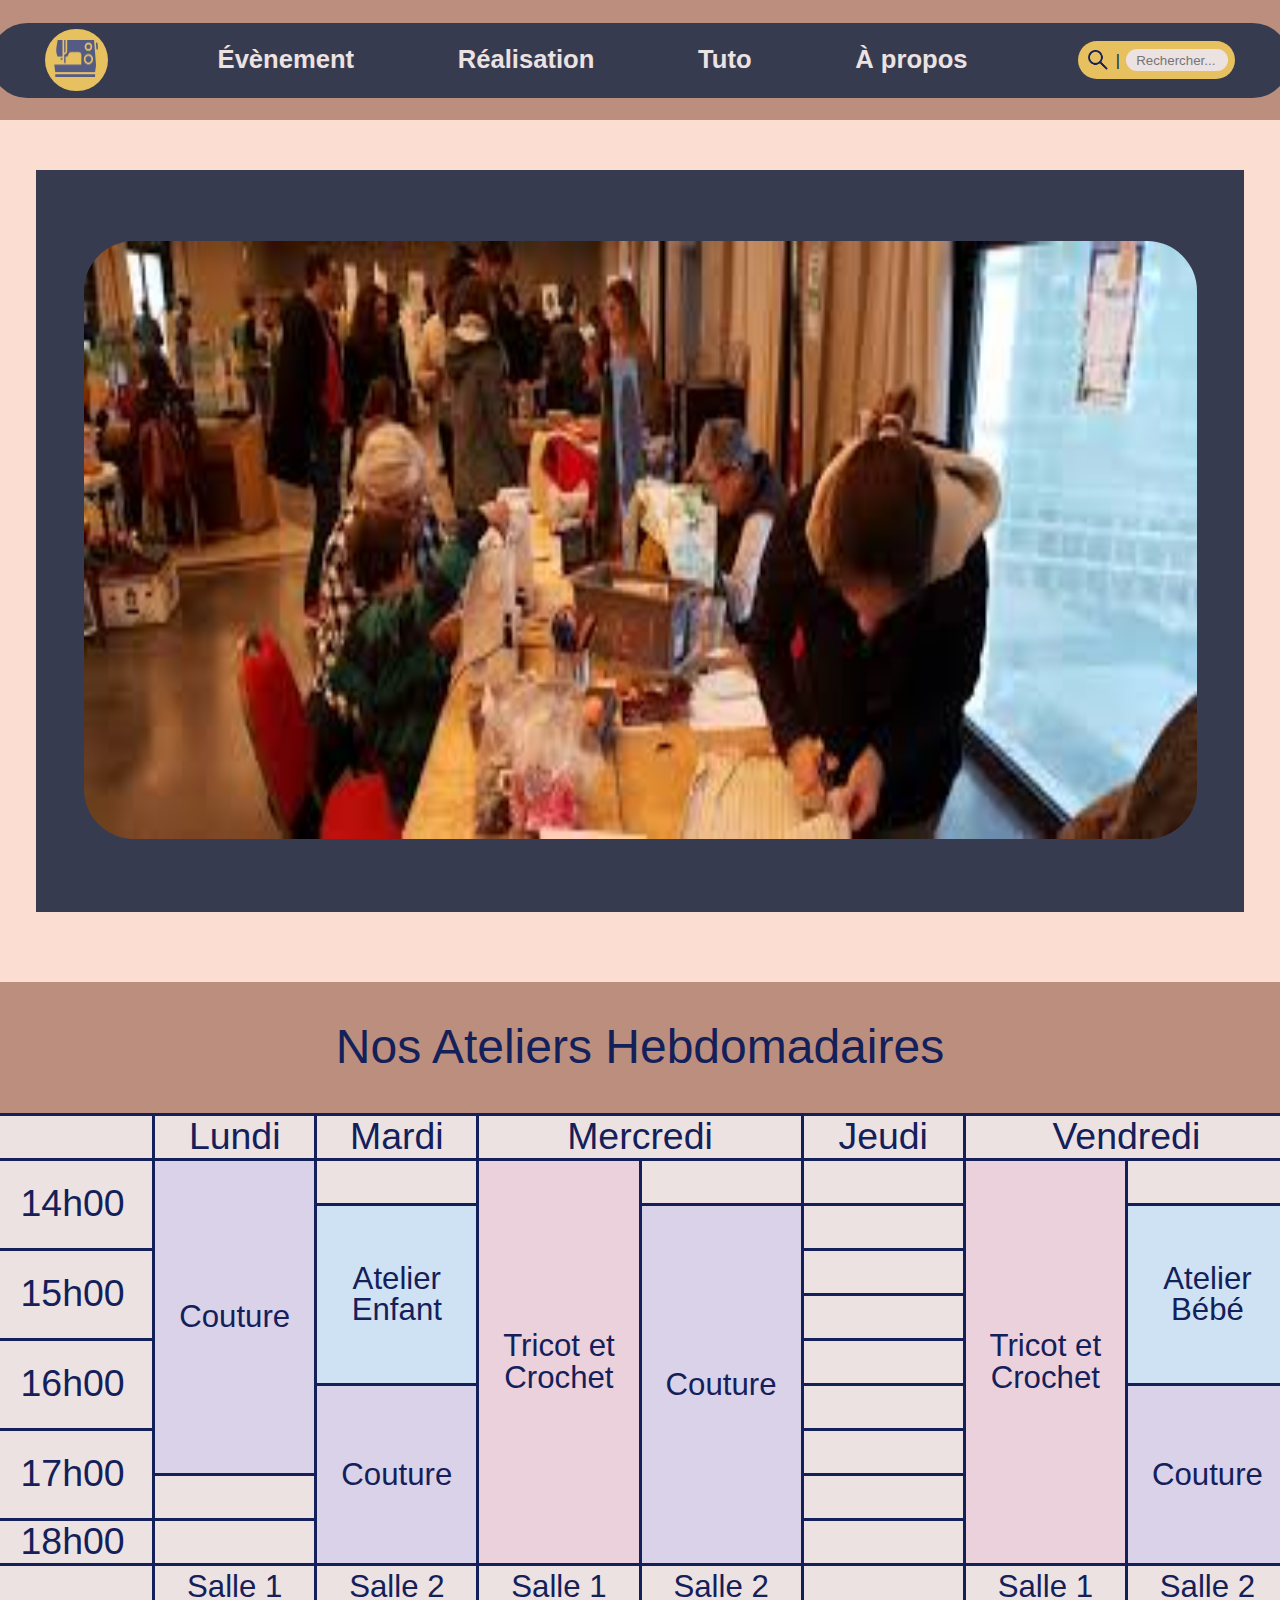
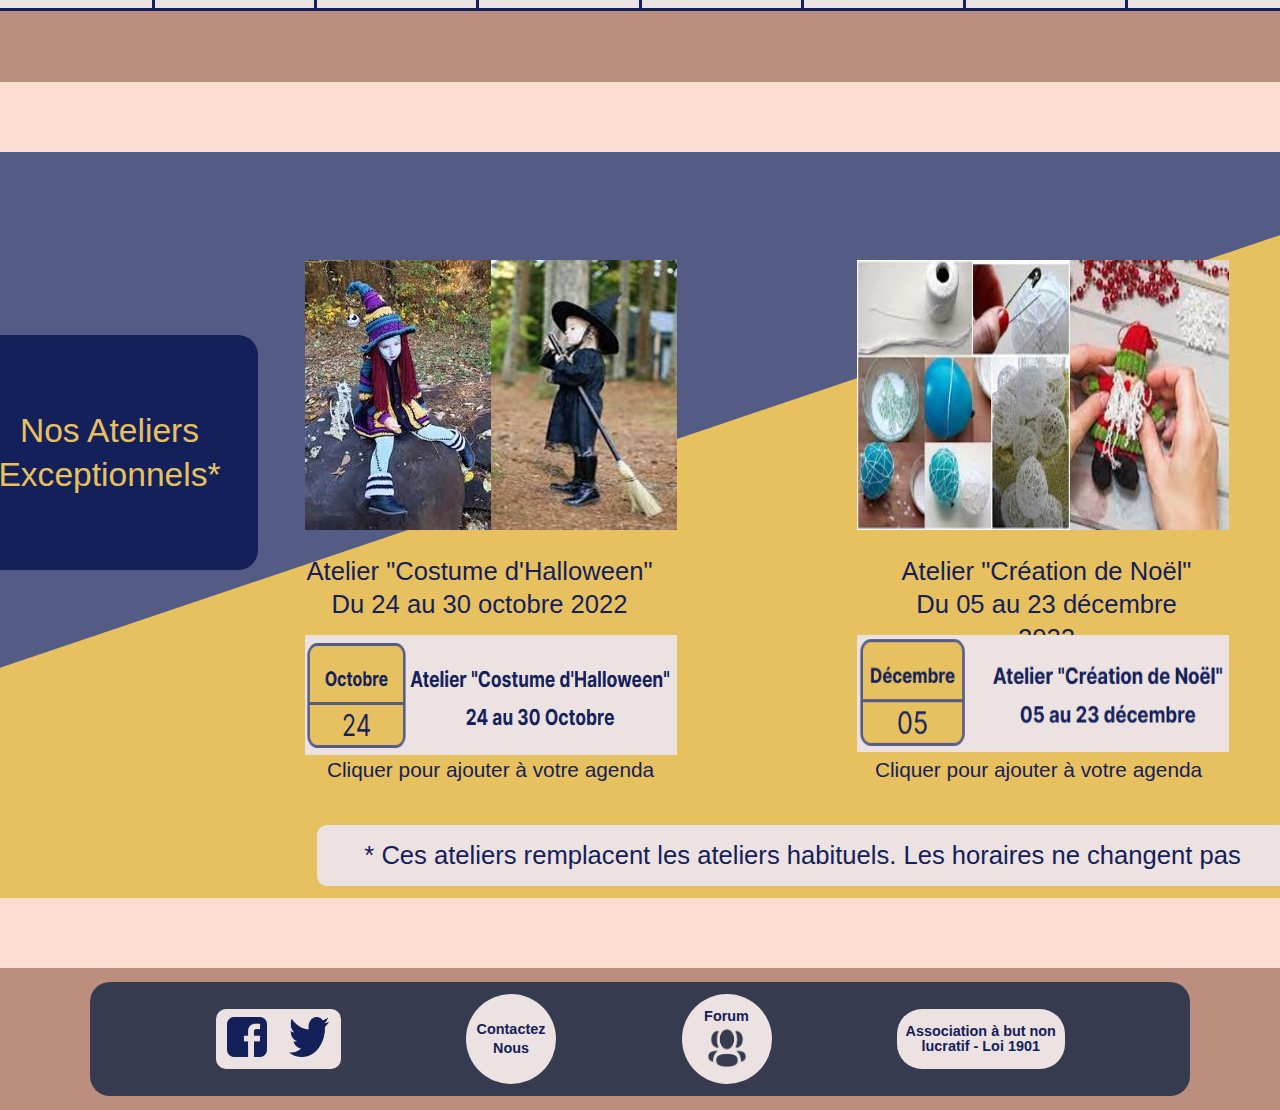
<file: evenements/evenement.html>
<!DOCTYPE html>
<html lang="fr">
  <head>
    <meta charset="UTF-8" />
    <meta http-equiv="X-UA-Compatible" content="IE=edge" />
    <meta name="viewport" content="width=device-width, initial-scale=1.0" />
    <link
      rel="stylesheet"
      media="screen"
      href="../assets/style_evenements.css"
      type="text/css" />
    <link href="https://fonts.cdnfonts.com/css/courgette" rel="stylesheet" />
    <link href="https://fonts.cdnfonts.com/css/inter" rel="stylesheet" />
    <link href="https://fonts.cdnfonts.com/css/montserrat" rel="stylesheet" />
    <title>Évènements</title>
  </head>

  <body>
    <header>
      <nav id="h_navbar">
        <div id="logo">
          <a href="../index.html" title="Accueil Bien cousue">
            <img src="../assets/img/logo.png" alt="logo" class="logo_couture" />
          </a>
        </div>
        <label for="hidden" class="burger_menu"></label>
        <input type="checkbox" name="hidden" id="hidden" />
        <div class="invert_border_right"></div>
        <div class="invert_border_left"></div>
        <ul id="pages">
          <li>
            <a href="evenement.html">
              <p>Évènement</p>
            </a>
          </li>
          <li>
            <a href="../realisation/realisation.html">
              <p>Réalisation</p>
            </a>
          </li>
          <li>
            <a href="../tuto/tuto.html">
              <p>Tuto</p>
            </a>
          </li>
          <li>
            <a href="../a_propos.html">
              <p>&Agrave; propos</p>
            </a>
          </li>
        </ul>
        <div id="bar_recherche">
          <form action="recherche" id="form_recherche">
            <label for="loupe"></label>
            <input
              type="image"
              src="../assets/img/Vector.png"
              alt="icone de loupe"
              id="loupe" />
            <p>|</p>

            <label for="recherche"></label>
            <input
              type="text"
              id="recherche"
              placeholder="Rechercher..."
              maxlength="50" />
          </form>
        </div>
      </nav>
    </header>

    <main class="main_even_hauteur">
      <aside class="even_cadre_baniere">
        <div class="even_baniere">
          <img src="../assets/img/even_beniere.jfif" alt="evenements" />
        </div>
      </aside>
      <section class="cadre_planning">
        <div>
          <a href="../evenements/even_NosAteliers.html">
            <h1 class="titre_planning">Nos Ateliers Hebdomadaires</h1></a
          >
        </div>
        <div class="even_planning">
          <div class="planning-table-container">
            <a href="../evenements/even_NosAteliers.html">
              <table class="planning-table">
                <thead>
                  <tr>
                    <td class="table-time"></td>
                    <td>Lundi</td>
                    <td>Mardi</td>
                    <td colspan="2">Mercredi</td>
                    <td>Jeudi</td>
                    <td colspan="2">Vendredi</td>
                  </tr>
                </thead>
                <tbody>
                  <tr>
                    <td class="table-time" rowspan="2">14h00</td>
                    <td class="planning-table-couture" rowspan="7">Couture</td>
                    <td></td>
                    <td class="planning-table-tricot" rowspan="9">
                      Tricot et Crochet
                    </td>
                    <td></td>
                    <td></td>
                    <td class="planning-table-tricot" rowspan="9">
                      Tricot et Crochet
                    </td>
                    <td></td>
                  </tr>
                  <tr>
                    <td class="planning-table-enfant" rowspan="4">
                      Atelier Enfant
                    </td>
                    <td class="planning-table-couture" rowspan="8">Couture</td>
                    <td></td>
                    <td class="planning-table-bebe" rowspan="4">
                      Atelier Bébé
                    </td>
                  </tr>
                  <tr>
                    <td class="table-time" rowspan="2">15h00</td>
                    <td></td>
                  </tr>
                  <tr>
                    <td></td>
                  </tr>
                  <tr>
                    <td class="table-time" rowspan="2">16h00</td>
                    <td></td>
                  </tr>
                  <tr>
                    <td class="planning-table-couture" rowspan="4">Couture</td>
                    <td></td>
                    <td class="planning-table-couture" rowspan="4">Couture</td>
                  </tr>
                  <tr>
                    <td class="table-time" rowspan="2">17h00</td>
                    <td></td>
                  </tr>
                  <tr>
                    <td></td>
                    <td></td>
                  </tr>
                  <tr>
                    <td class="table-time">18h00</td>
                    <td></td>
                    <td></td>
                  </tr>
                </tbody>
                <tfoot>
                  <tr>
                    <td></td>
                    <td>Salle 1</td>
                    <td>Salle 2</td>
                    <td>Salle 1</td>
                    <td>Salle 2</td>
                    <td></td>
                    <td>Salle 1</td>
                    <td>Salle 2</td>
                  </tr>
                </tfoot>
              </table>
            </a>
          </div>
        </div>
      </section>
      <div class="cadre_triangle_even_exep">
        <div class="triangle_even_exep_blue"></div>
        <div class="triangle_even_exep_gold"></div>
      </div>
      <section>
        <div class="fond_exceptionnel">
          <div class="conatenaire">
            <div class="cadre_nos">
              <a href="../evenements/even_NosAteliers.html#anchor1-even_exep">
                <div id="titre_even_exep">
                  <h1>Nos Ateliers Exceptionnels*</h1>
                </div>
              </a>
            </div>
            <div class=""></div>
            <div class="cadre_nos_triangle">
              <div class="nos_triangle"></div>
            </div>
            <div class="costum_girl">
              <a href="../evenements/even_NosAteliers.html#anchor2-even_exep">
                <img
                  src="../assets/img/costum_girl.jfif"
                  alt="costume fille pour halloween" />
              </a>
            </div>
            <div class="costum_boy">
              <a href="../evenements/even_NosAteliers.html#anchor2-even_exep">
                <img
                  src="../assets/img/costum_boy.jpg"
                  alt="costume garçon pour halloween" />
              </a>
            </div>
            <div class="image_theme">
              <a href="../evenements/even_NosAteliers.html#anchor3-even_exep">
                <img
                  src="../assets/img/theme.jfif"
                  alt="theme préparation atelier couture" />
              </a>
            </div>
            <div class="papa_noel">
              <a href="../evenements/even_NosAteliers.html#anchor3-even_exep">
                <img src="../assets/img/papa_noel.jpg" alt="Père Noël" />
              </a>
            </div>
            <div class="atelier_costume">
              <a href="../evenements/even_NosAteliers.html#anchor2-even_exep">
                <h1>Atelier "Costume d'Halloween" Du 24 au 30 octobre 2022</h1>
              </a>
            </div>
            <div class="atelier_creation">
              <a href="../evenements/even_NosAteliers.html#anchor3-even_exep">
                <h1>Atelier "Création de Noël" Du 05 au 23 décembre 2022</h1>
              </a>
            </div>
            <div class="calendrier_halloween">
              <a href="../evenements/even_NosAteliers.html#anchor2-even_exep">
                <img
                  src="../assets/img/calendrier_costum.png"
                  alt="calendrier costum halloween" />
              </a>
            </div>
            <div class="calendrier_noel">
              <a href="../evenements/even_NosAteliers.html#anchor3-even_exep">
                <img
                  src="../assets/img/calendrier_noel.png"
                  alt="calendrier costum halloween" />
              </a>
            </div>
            <div class="cliquer_left">
              <p>Cliquer pour ajouter à votre agenda</p>
            </div>
            <div class="cliquer_right">
              <p>Cliquer pour ajouter à votre agenda</p>
            </div>
            <div class="position_cadre_note_horraires">
              <div class="note_horraires">
                <p>
                  * Ces ateliers remplacent les ateliers habituels. Les horaires
                  ne changent pas
                </p>
              </div>
            </div>
          </div>
        </div>
      </section>
    </main>

    <footer>
      <nav id="footer_nav">
        <div id="reseaux_sociaux">
          <a href="https://fr-fr.facebook.com/reg/">
            <img
              src="../assets/img/facebook.png"
              alt="logo facebook"
              class="footer-img" />
          </a>
          <a href="https://twitter.com/">
            <img
              src="../assets/img/tweeter.png"
              alt="logo tweeter"
              class="footer-img" />
          </a>
        </div>
        <div>
          <a href="../a_propos.html" class="footer_circle">
            <p>Contactez</p>
            <p>Nous</p>
          </a>
        </div>
        <div>
          <a href="../realisation/forum.html" class="footer_circle">
            <p>Forum</p>
            <img
              src="../assets/img/forum.png"
              alt="groupe de personnses"
              class="footer-img" />
          </a>
        </div>
        <div id="legislation">
          <a
            href="https://www.legifrance.gouv.fr/loda/id/LEGITEXT000006069570/">
            <p>Association à but non lucratif - Loi 1901</p>
          </a>
        </div>
      </nav>
    </footer>
  </body>
</html>
</file>
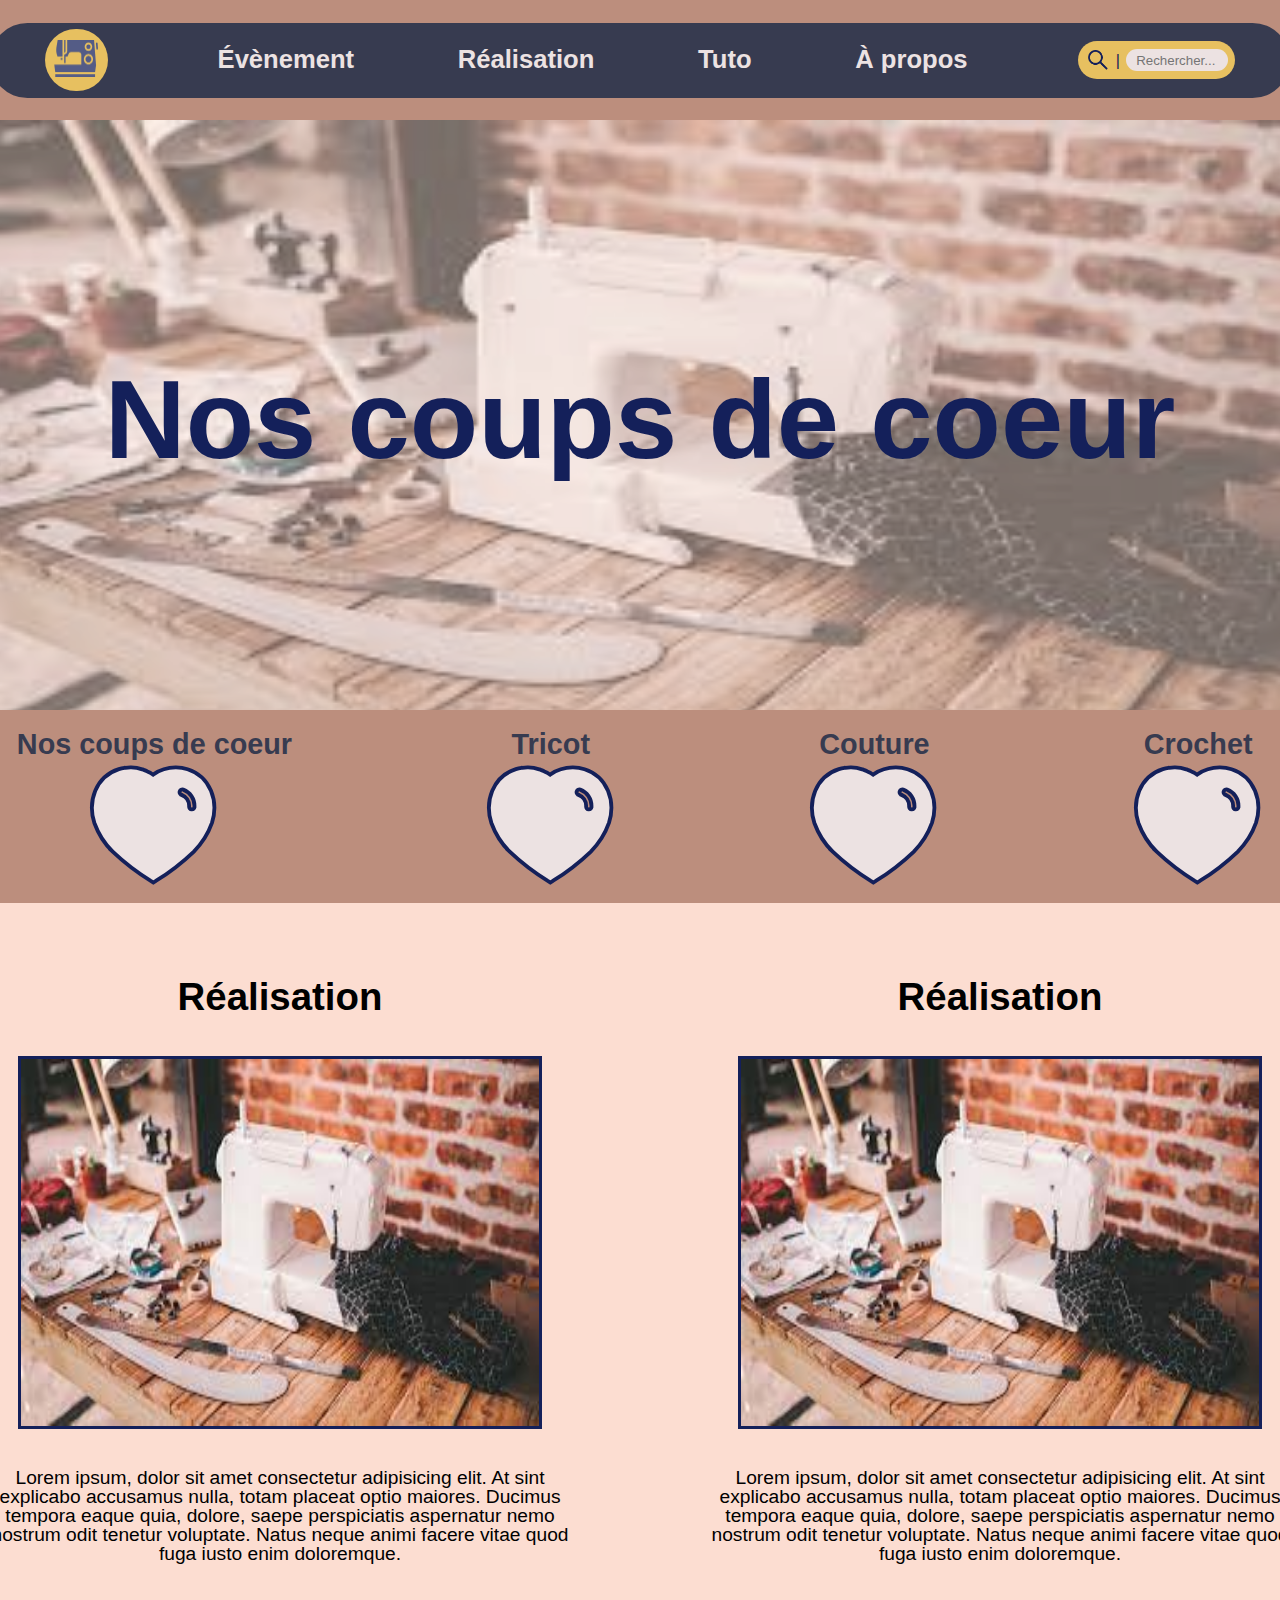
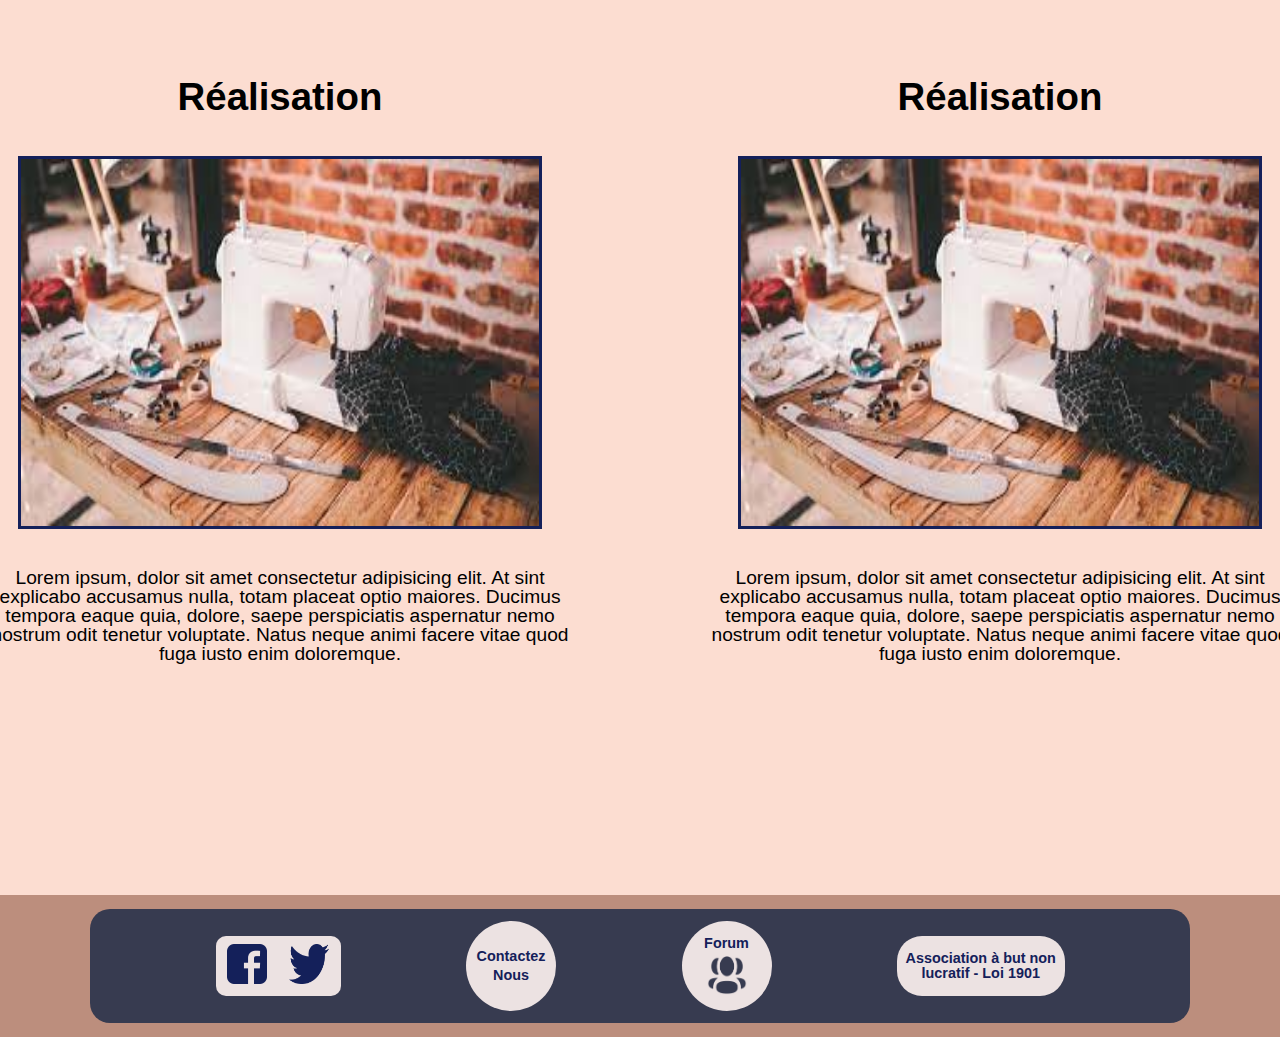
<file: realisation/coups_de_coeur.html>
<!DOCTYPE html>
<html lang="en">
  <head>
    <meta charset="UTF-8" />
    <meta http-equiv="X-UA-Compatible" content="IE=edge" />
    <meta name="viewport" content="width=device-width, initial-scale=1.0" />
    <title>Nos coups de coeur ♥</title>

    <link href="https://fonts.cdnfonts.com/css/courgette" rel="stylesheet" />
    <link href="https://fonts.cdnfonts.com/css/inter" rel="stylesheet" />
    <link href="https://fonts.cdnfonts.com/css/montserrat" rel="stylesheet" />
    <link
      rel="stylesheet"
      type="text/css"
      href="../assets/style_realisation.css" />
  </head>

  <body>
    <header>
      <nav id="h_navbar">
        <div id="logo">
          <a href="../index.html" title="Accueil Bien cousue">
            <img src="../assets/img/logo.png" alt="logo" class="logo_couture" />
          </a>
        </div>
        <label for="hidden" class="burger_menu"></label>
        <input type="checkbox" name="hidden" id="hidden" />
        <div class="invert_border_right"></div>
        <div class="invert_border_left"></div>
        <ul id="pages">
          <li>
            <a href="../evenements/evenement.html">
              <p>Évènement</p>
            </a>
          </li>
          <li>
            <a href="realisation.html">
              <p>Réalisation</p>
            </a>
          </li>
          <li>
            <a href="../tuto/tuto.html">
              <p>Tuto</p>
            </a>
          </li>
          <li>
            <a href="../a_propos.html">
              <p>&Agrave; propos</p>
            </a>
          </li>
        </ul>
        <div id="bar_recherche">
          <form action="recherche" id="form_recherche">
            <label for="loupe"></label>
            <input
              type="image"
              src="../assets/img/Vector.png"
              alt="icone de loupe"
              id="loupe" />
            <p>|</p>
            <label for="recherche"></label>
            <input
              type="text"
              id="recherche"
              placeholder="Rechercher..."
              maxlength="50" />
          </form>
        </div>
      </nav>
    </header>
    <main id="main_nos_favoris">
      <div id="bloc_image_realisation">
        <h1 id="titre_realisation">Nos coups de coeur</h1>
        <img
          src="../assets/img/téléchargement.jpg"
          alt="machine de couture"
          id="image_page_realisation" />
      </div>

      <nav id="nav_controle_2">
        <div id="nav_bar_deux">
          <ul id="list_p_lien">
            <li class="li_component">
              <a href="../realisation/coups_de_coeur.html">
                <div class="gap_li_cdc">Nos coups de coeur</div>
                <div>
                  <img
                    class="size_image"
                    src="../assets/img/Vcoeur.svg"
                    alt="Un coeur" /></div
              ></a>
            </li>
            <li class="li_component">
              <a href="../realisation/technique.html#tricot">
                <div class="gap_li">Tricot</div>
                <div>
                  <img
                    class="size_image"
                    src="../assets/img/Vcoeur.svg"
                    alt="Un coeur" />
                </div>
              </a>
            </li>
            <li class="li_component">
              <a href="../realisation/technique.html#couture">
                <div class="gap_li">Couture</div>
                <div>
                  <img
                    class="size_image"
                    src="../assets/img/Vcoeur.svg"
                    alt="Un coeur" />
                </div>
              </a>
            </li>
            <li class="li_component">
              <a href="../realisation/technique.html#crochet">
                <div class="gap_li">Crochet</div>
                <div>
                  <img
                    class="size_image"
                    src="../assets/img/Vcoeur.svg"
                    alt="Un coeur" />
                </div>
              </a>
            </li>
          </ul>
        </div>
      </nav>

      <section id="section_coup_dcoeur">
        <div class="flex_realisation">
          <h2 class="titre_coeur">Réalisation</h2>
          <a href=""
            ><img
              src="../assets/img/téléchargement.jpg"
              alt="machine à couture"
              class="image_coeur"
          /></a>
          <p class="texte_coeur">
            Lorem ipsum, dolor sit amet consectetur adipisicing elit. At sint
            explicabo accusamus nulla, totam placeat optio maiores. Ducimus
            tempora eaque quia, dolore, saepe perspiciatis aspernatur nemo
            nostrum odit tenetur voluptate. Natus neque animi facere vitae quod
            fuga iusto enim doloremque.
          </p>
        </div>
        <div class="flex_realisation">
          <h2 class="titre_coeur">Réalisation</h2>
          <a href=""
            ><img
              src="../assets/img/téléchargement.jpg"
              alt="machine à couture"
              class="image_coeur"
          /></a>
          <p class="texte_coeur">
            Lorem ipsum, dolor sit amet consectetur adipisicing elit. At sint
            explicabo accusamus nulla, totam placeat optio maiores. Ducimus
            tempora eaque quia, dolore, saepe perspiciatis aspernatur nemo
            nostrum odit tenetur voluptate. Natus neque animi facere vitae quod
            fuga iusto enim doloremque.
          </p>
        </div>
        <div class="flex_realisation">
          <h2 class="titre_coeur">Réalisation</h2>
          <a href=""
            ><img
              src="../assets/img/téléchargement.jpg"
              alt="machine à couture"
              class="image_coeur"
          /></a>
          <p class="texte_coeur">
            Lorem ipsum, dolor sit amet consectetur adipisicing elit. At sint
            explicabo accusamus nulla, totam placeat optio maiores. Ducimus
            tempora eaque quia, dolore, saepe perspiciatis aspernatur nemo
            nostrum odit tenetur voluptate. Natus neque animi facere vitae quod
            fuga iusto enim doloremque.
          </p>
        </div>
        <div class="flex_realisation">
          <h2 class="titre_coeur">Réalisation</h2>
          <a href=""
            ><img
              src="../assets/img/téléchargement.jpg"
              alt="machine à couture"
              class="image_coeur"
          /></a>
          <p class="texte_coeur">
            Lorem ipsum, dolor sit amet consectetur adipisicing elit. At sint
            explicabo accusamus nulla, totam placeat optio maiores. Ducimus
            tempora eaque quia, dolore, saepe perspiciatis aspernatur nemo
            nostrum odit tenetur voluptate. Natus neque animi facere vitae quod
            fuga iusto enim doloremque.
          </p>
        </div>
      </section>
    </main>

    <footer>
      <nav id="footer_nav">
        <div id="reseaux_sociaux">
          <a href="https://fr-fr.facebook.com/reg/">
            <img
              src="../assets/img/facebook.png"
              alt="logo facebook"
              class="footer-img" />
          </a>
          <a href="https://twitter.com/">
            <img
              src="../assets/img/tweeter.png"
              alt="logo tweeter"
              class="footer-img" />
          </a>
        </div>
        <div>
          <a href="../a_propos.html#contactez-nous" class="footer_circle">
            <p>Contactez</p>
            <p>Nous</p>
          </a>
        </div>
        <div>
          <a href="../realisation/forum.html" class="footer_circle">
            <p>Forum</p>
            <img
              src="../assets/img/forum.png"
              alt="icone forum"
              class="footer-img" />
          </a>
        </div>
        <div id="legislation">
          <a
            href="https://www.legifrance.gouv.fr/loda/id/LEGITEXT000006069570/">
            <p>Association à but non lucratif - Loi 1901</p>
          </a>
        </div>
      </nav>
    </footer>
  </body>
</html>
</file>
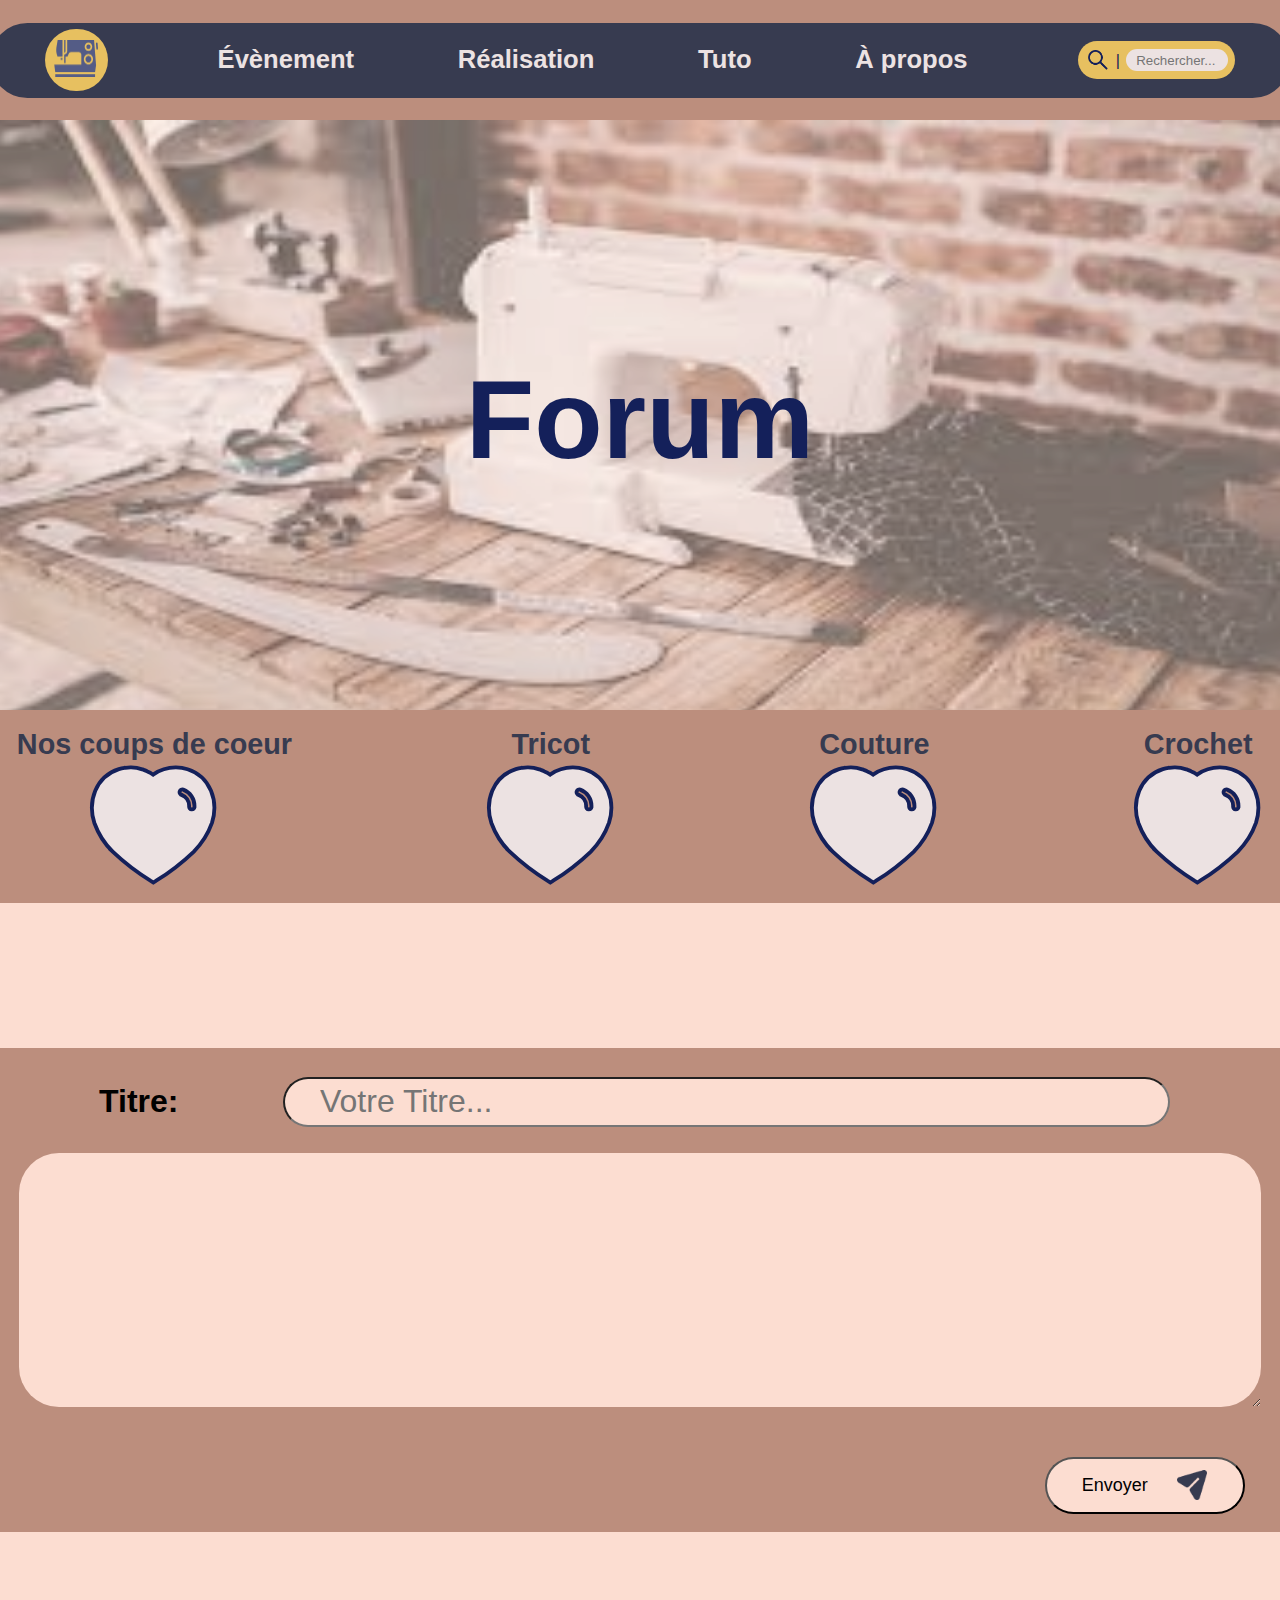
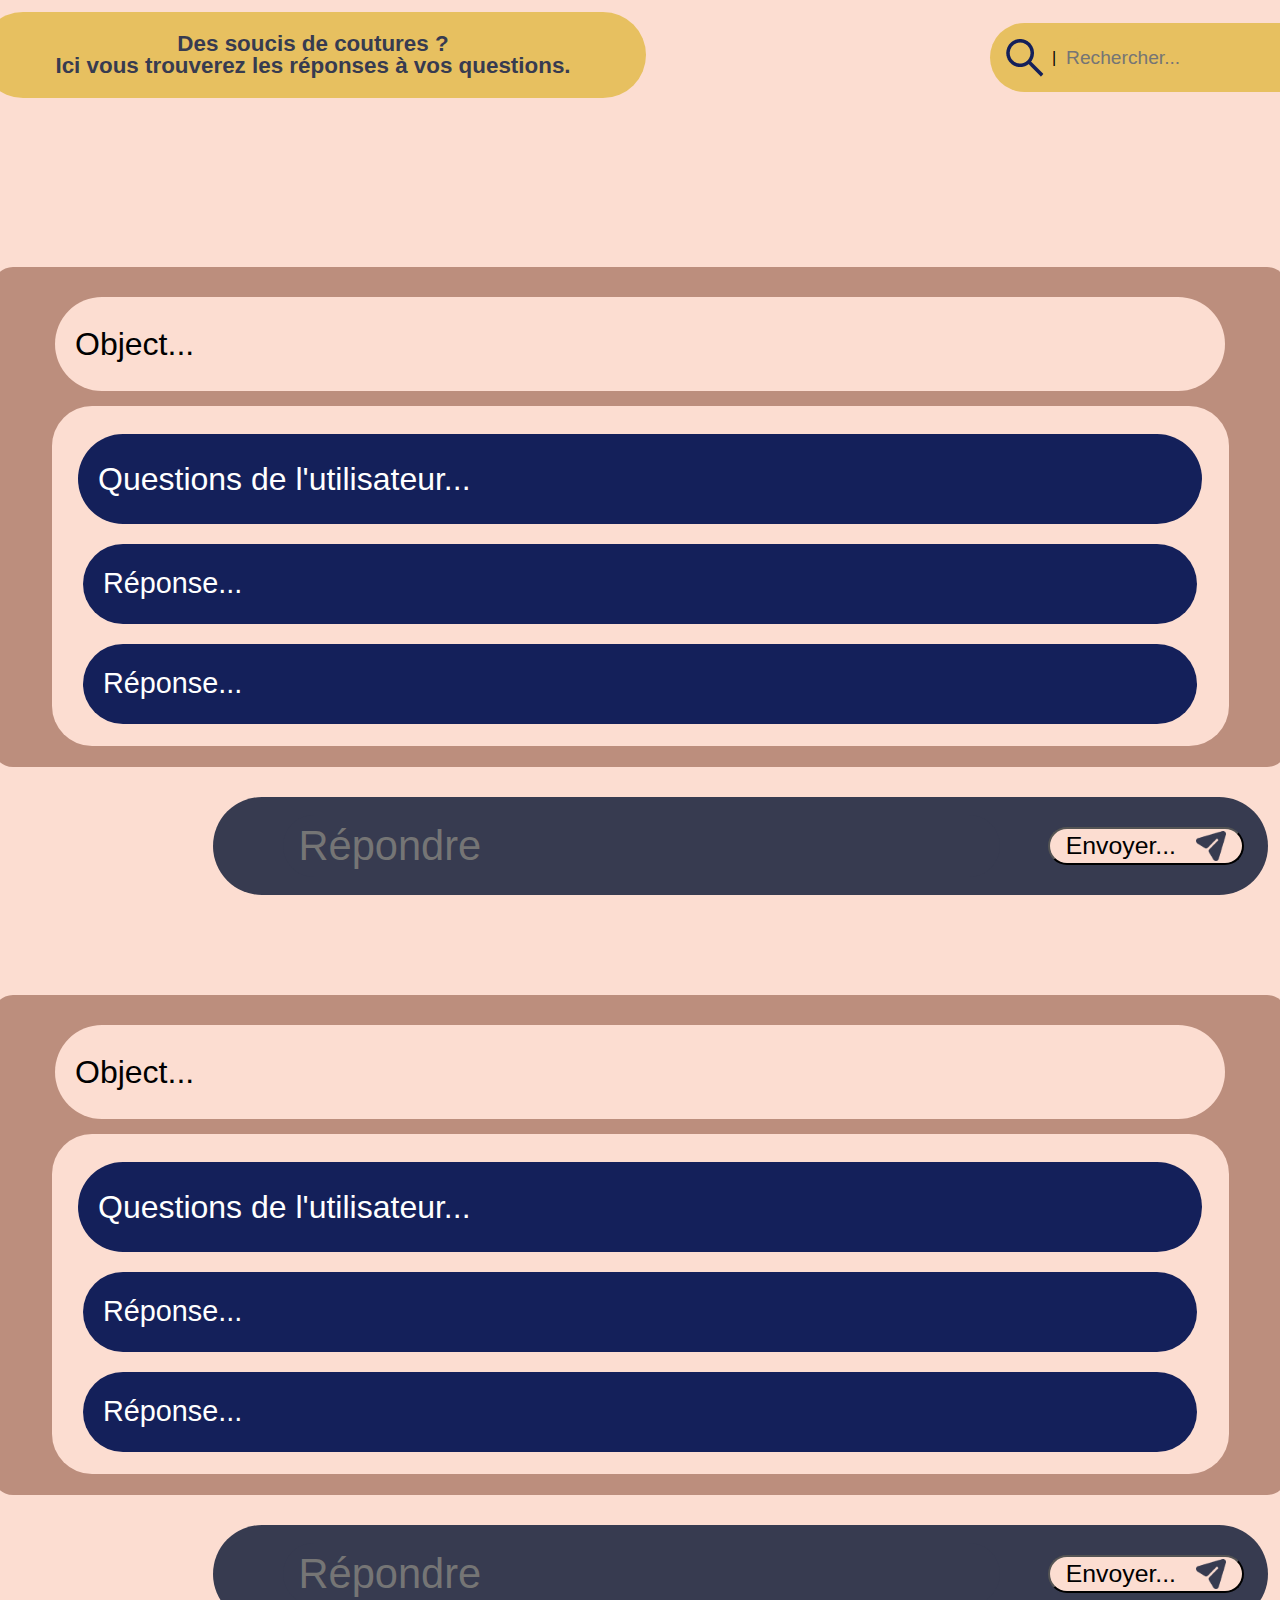
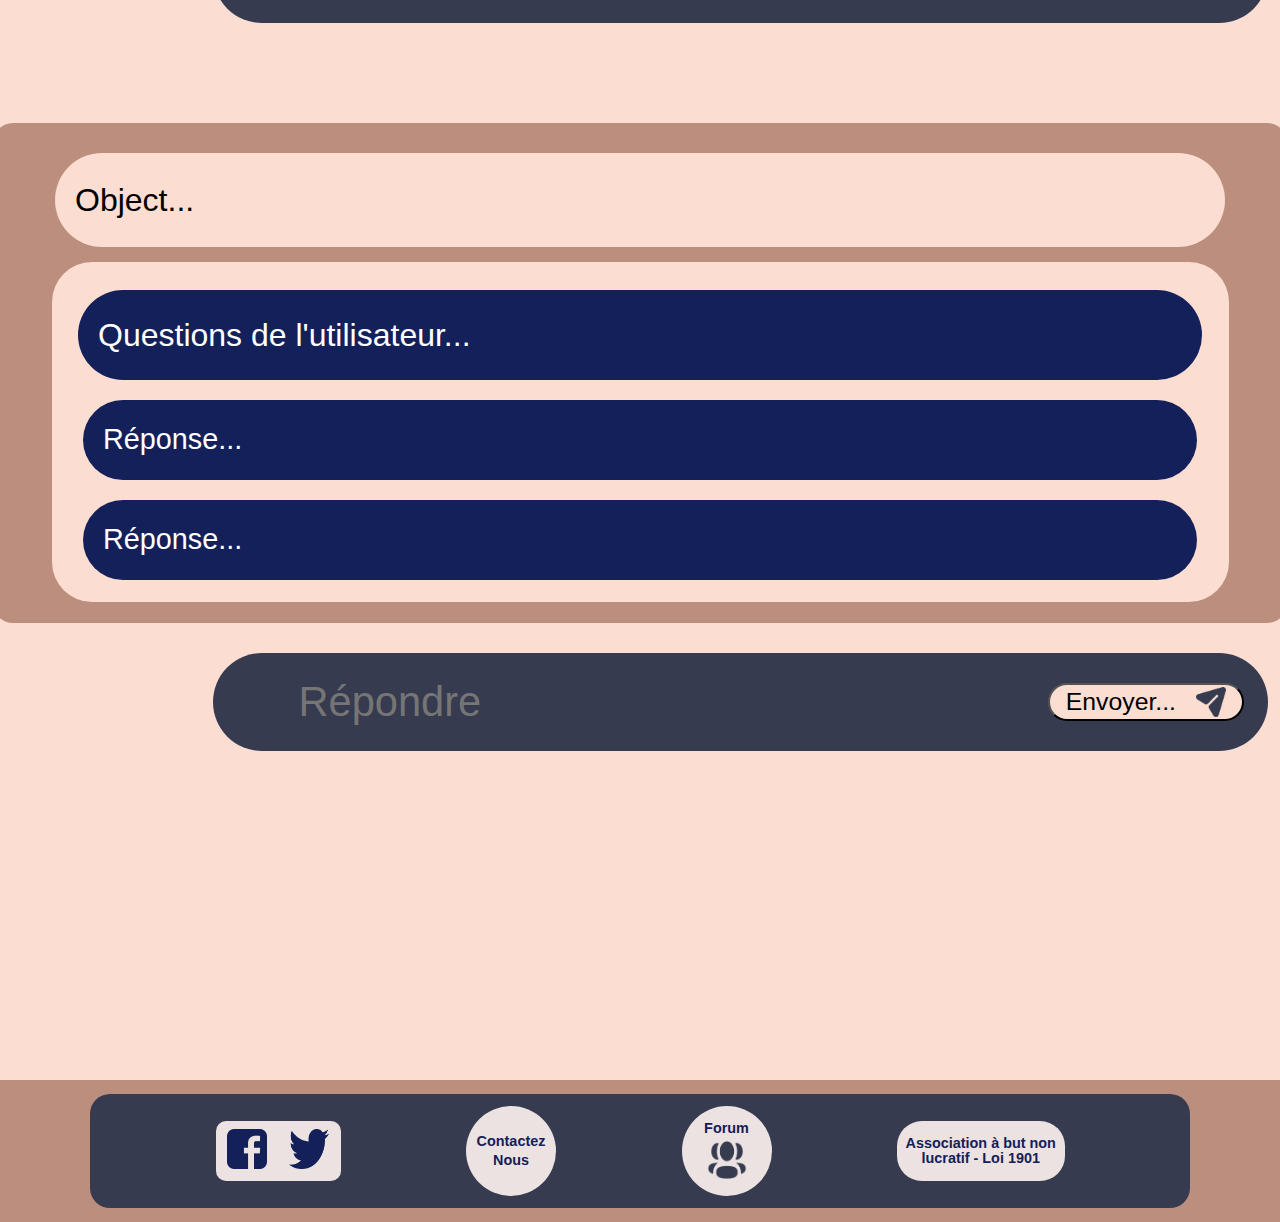
<file: realisation/forum.html>
<!DOCTYPE html>
<html lang="fr">
  <head>
    <meta charset="UTF-8" />
    <meta http-equiv="X-UA-Compatible" content="IE=edge" />
    <meta name="viewport" content="width=device-width, initial-scale=1.0" />
    <link
      rel="stylesheet"
      href="../assets/style_realisation.css"
      type="text/css" />
    <link href="https://fonts.cdnfonts.com/css/courgette" rel="stylesheet" />
    <link href="https://fonts.cdnfonts.com/css/inter" rel="stylesheet" />
    <link href="https://fonts.cdnfonts.com/css/montserrat" rel="stylesheet" />
    <title>Forum</title>
  </head>

  <body>
    <header>
      <nav id="h_navbar">
        <div id="logo">
          <a href="../index.html" title="Accueil Bien cousue">
            <img src="../assets/img/logo.png" alt="logo" class="logo_couture" />
          </a>
        </div>
        <label for="hidden" class="burger_menu"></label>
        <input type="checkbox" name="hidden" id="hidden" />
        <div class="invert_border_right"></div>
        <div class="invert_border_left"></div>
        <ul id="pages">
          <li>
            <a href="../evenements/evenement.html">
              <p>Évènement</p>
            </a>
          </li>
          <li>
            <a href="realisation.html">
              <p>Réalisation</p>
            </a>
          </li>
          <li>
            <a href="../tuto/tuto.html">
              <p>Tuto</p>
            </a>
          </li>
          <li>
            <a href="../a_propos.html">
              <p>&Agrave; propos</p>
            </a>
          </li>
        </ul>
        <div id="bar_recherche">
          <form action="recherche" id="form_recherche">
            <label for="loupe"></label>
            <input
              type="image"
              src="../assets/img/Vector.png"
              alt="icone de loupe"
              id="loupe" />
            <p>|</p>
            <label for="recherche"></label>
            <input
              type="text"
              id="recherche"
              placeholder="Rechercher..."
              maxlength="50" />
          </form>
        </div>
      </nav>
    </header>
    <main id="main_forum">
      <div id="bloc_image_realisation">
        <h1 id="titre_realisation">Forum</h1>
        <img
          src="../assets/img/téléchargement.jpg"
          alt="machine de couture"
          id="image_page_realisation" />
      </div>

      <nav id="nav_controle_2">
        <div id="nav_bar_deux">
          <ul id="list_p_lien">
            <li class="li_component">
              <a href="../realisation/coups_de_coeur.html">
                <div class="gap_li_cdc">Nos coups de coeur</div>
                <div>
                  <img
                    class="size_image"
                    src="../assets/img/Vcoeur.svg"
                    alt="Un coeur" /></div
              ></a>
            </li>
            <li class="li_component">
              <a href="../realisation/technique.html#tricot">
                <div class="gap_li">Tricot</div>
                <div>
                  <img
                    class="size_image"
                    src="../assets/img/Vcoeur.svg"
                    alt="Un coeur" />
                </div>
              </a>
            </li>
            <li class="li_component">
              <a href="../realisation/technique.html#couture">
                <div class="gap_li">Couture</div>
                <div>
                  <img
                    class="size_image"
                    src="../assets/img/Vcoeur.svg"
                    alt="Un coeur" />
                </div>
              </a>
            </li>
            <li class="li_component">
              <a href="../realisation/technique.html#crochet">
                <div class="gap_li">Crochet</div>
                <div>
                  <img
                    class="size_image"
                    src="../assets/img/Vcoeur.svg"
                    alt="Un coeur" />
                </div>
              </a>
            </li>
          </ul>
        </div>
      </nav>
      <div class="flex_component_forum">
        <div id="bloc_post_forum">
          <div class="flex_items_forum">
            <p id="display_none">Titre:</p>
            <form>
              <label for="votre_titre" title="VOTRE TITRE"></label>
              <input
                type="text"
                id="votre_titre"
                name="votre_titre"
                placeholder="Votre Titre..."
                maxlength="40" />
            </form>
          </div>

          <div class="flex_texte_forum">
            <form>
              <label for="zone_texte_forum" title="Zone de Texte"></label>
              <textarea
                id="zone_texte_forum"
                name="zone de texte"
                rows="5"
                cols="5"
                maxlength="200"
                placeholder="Votre Question...">
              </textarea>
            </form>
          </div>
          <span class="flex_component_button">
            <button class="button_submit_forum" type="button">
              Envoyer
              <img
                class="send_png"
                src="../assets/img/submit.png"
                alt="envoyer" />
            </button>
          </span>
        </div>
      </div>

      <div class="boite_soucis">
        <p>
          Des soucis de coutures ? <br />Ici vous trouverez les réponses à vos
          questions.
        </p>
      </div>

      <div id="bloc_search_forum">
        <label for="loupe_for_label"></label>
        <input
          type="image"
          src="../assets/img/Vector.png"
          alt="icone de loupe"
          id="loupe_for_label" />
        <p>|</p>
        <form>
          <label for="search_nav"></label>
          <input
            id="search_nav"
            title="Rechercher..."
            type="text"
            placeholder="Rechercher..."
            maxlength="18" />
        </form>
      </div>

      <div class="flex_bloc">
        <div class="bloc_question_reponse">
          <p class="okay">Object...</p>
          <div class="flex_bloc_qr">
            <div class="bloc_q_user"><p>Questions de l'utilisateur...</p></div>
            <div class="bloc_qr"><p>Réponse...</p></div>
            <div class="bloc_qr"><p>Réponse...</p></div>
          </div>
        </div>

        <form class="formulaire_forum">
          <label for="repondre_1"></label>
          <input
            type="text"
            id="repondre_1"
            placeholder="Répondre"
            name="répondre"
            title="Répondre"
            maxlength="50"
            class="repondre" />
          <button class="bouton_envoyer_q">
            Envoyer...
            <img
              class="img_submit_q"
              src="../assets/img/submit.png"
              alt="bouton envoyer" />
          </button>
        </form>
      </div>

      <div class="flex_bloc">
        <div class="bloc_question_reponse">
          <p class="okay">Object...</p>
          <div class="flex_bloc_qr">
            <div class="bloc_q_user"><p>Questions de l'utilisateur...</p></div>
            <div class="bloc_qr"><p>Réponse...</p></div>
            <div class="bloc_qr"><p>Réponse...</p></div>
          </div>
        </div>

        <form class="formulaire_forum">
          <label for="repondre_2"></label>
          <input
            type="text"
            id="repondre_2"
            placeholder="Répondre"
            name="répondre"
            title="Répondre"
            maxlength="50"
            class="repondre" />
          <button class="bouton_envoyer_q">
            Envoyer...
            <img
              class="img_submit_q"
              src="../assets/img/submit.png"
              alt="bouton envoyer" />
          </button>
        </form>
      </div>

      <div class="flex_bloc">
        <div class="bloc_question_reponse">
          <p class="okay">Object...</p>
          <div class="flex_bloc_qr">
            <div class="bloc_q_user"><p>Questions de l'utilisateur...</p></div>
            <div class="bloc_qr"><p>Réponse...</p></div>
            <div class="bloc_qr"><p>Réponse...</p></div>
          </div>
        </div>

        <form class="formulaire_forum">
          <label for="repondre_3"></label>
          <input
            type="text"
            id="repondre_3"
            placeholder="Répondre"
            name="répondre"
            title="Répondre"
            maxlength="50"
            class="repondre" />
          <button class="bouton_envoyer_q">
            Envoyer...
            <img
              class="img_submit_q"
              src="../assets/img/submit.png"
              alt="bouton envoyer" />
          </button>
        </form>
      </div>
    </main>
    <footer>
      <nav id="footer_nav">
        <div id="reseaux_sociaux">
          <a href="https://fr-fr.facebook.com/reg/">
            <img
              src="../assets/img/facebook.png"
              alt="logo facebook"
              class="footer-img" />
          </a>
          <a href="https://twitter.com/">
            <img
              src="../assets/img/tweeter.png"
              alt="logo tweeter"
              class="footer-img" />
          </a>
        </div>
        <div>
          <a href="../a_propos.html#contactez-nous" class="footer_circle">
            <p>Contactez</p>
            <p>Nous</p>
          </a>
        </div>
        <div>
          <a href="../realisation/forum.html" class="footer_circle">
            <p>Forum</p>
            <img
              src="../assets/img/forum.png"
              alt="icone forum"
              class="footer-img" />
          </a>
        </div>
        <div id="legislation">
          <a
            href="https://www.legifrance.gouv.fr/loda/id/LEGITEXT000006069570/">
            <p>Association à but non lucratif - Loi 1901</p>
          </a>
        </div>
      </nav>
    </footer>
  </body>
</html>
</file>
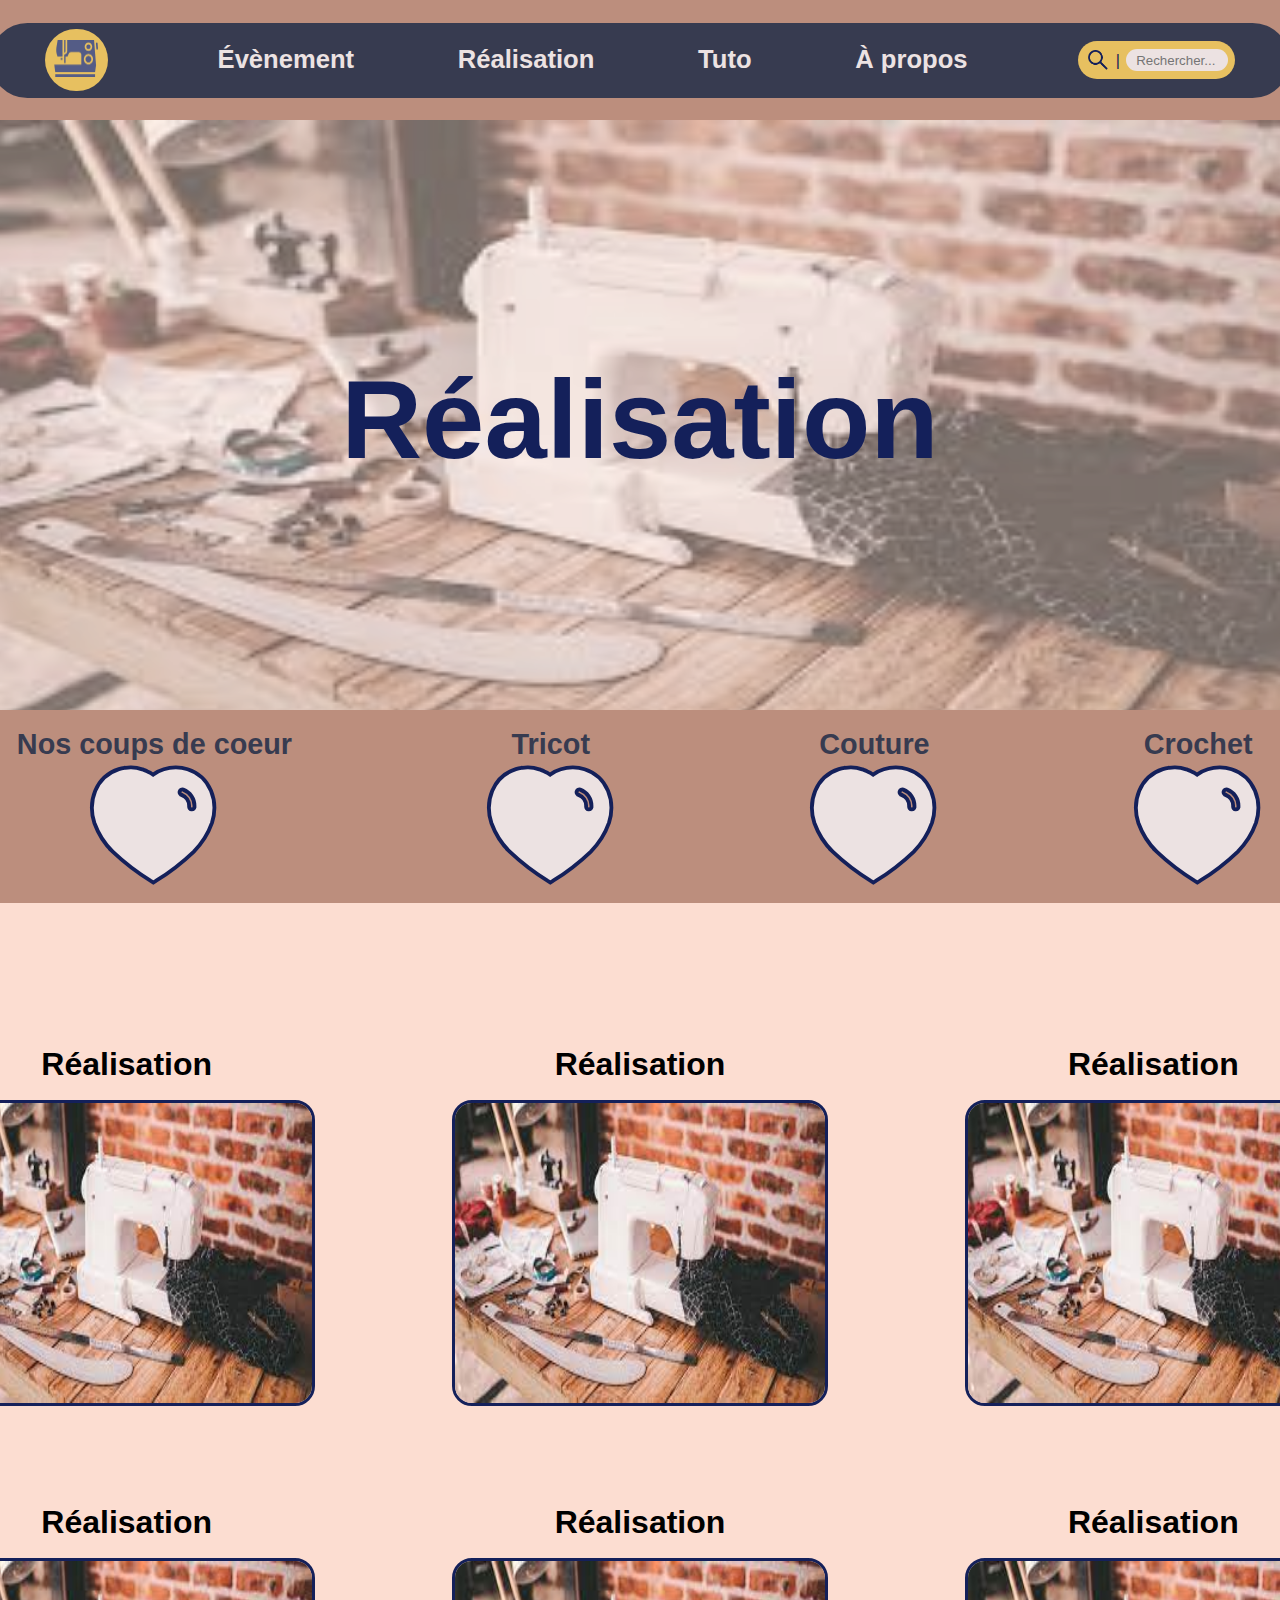
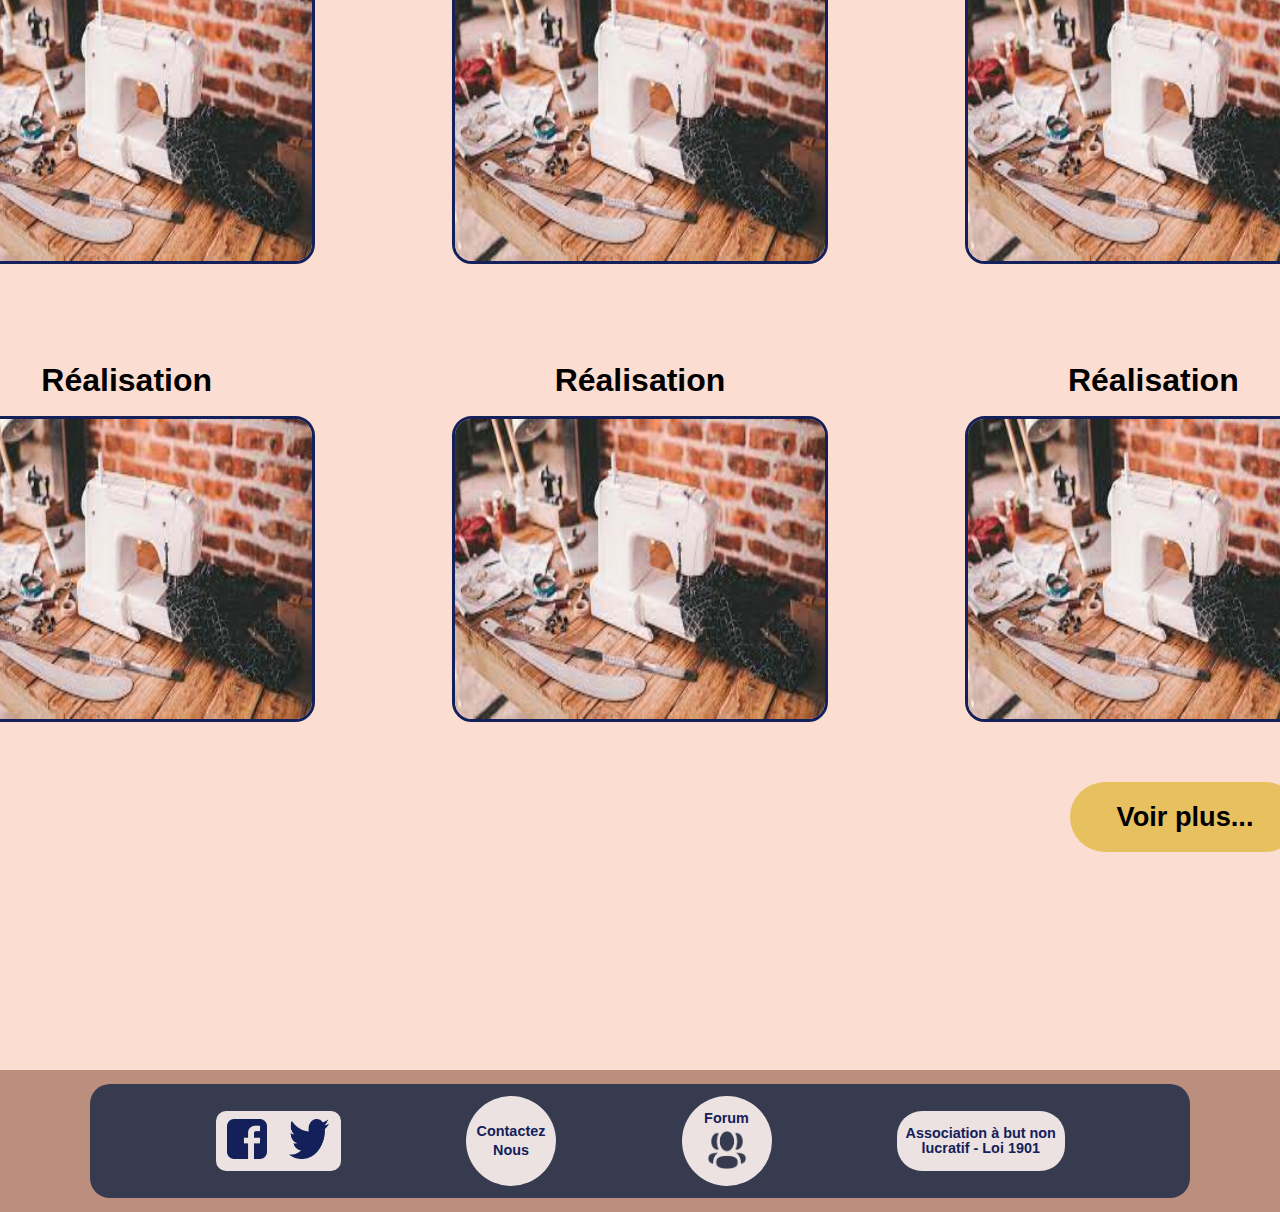
<file: realisation/realisation.html>
<!DOCTYPE html>
<html lang="fr">
  <head>
    <meta charset="UTF-8" />
    <meta http-equiv="X-UA-Compatible" content="IE=edge" />
    <meta name="viewport" content="width=device-width, initial-scale=1.0" />
    <title>Réalisation</title>

    <link href="https://fonts.cdnfonts.com/css/courgette" rel="stylesheet" />
    <link href="https://fonts.cdnfonts.com/css/inter" rel="stylesheet" />
    <link href="https://fonts.cdnfonts.com/css/montserrat" rel="stylesheet" />
    <link
      rel="stylesheet"
      type="text/css"
      href="../assets/style_realisation.css" />
  </head>

  <body>
    <header>
      <nav id="h_navbar">
        <div id="logo">
          <a href="../index.html" title="Accueil Bien cousue">
            <img src="../assets/img/logo.png" alt="logo" class="logo_couture" />
          </a>
        </div>
        <label for="hidden" class="burger_menu"></label>
        <input type="checkbox" name="hidden" id="hidden" />
        <div class="invert_border_right"></div>
        <div class="invert_border_left"></div>
        <ul id="pages">
          <li>
            <a href="../evenements/evenement.html">
              <p>Évènement</p>
            </a>
          </li>
          <li>
            <a href="realisation.html">
              <p>Réalisation</p>
            </a>
          </li>
          <li>
            <a href="../tuto/tuto.html">
              <p>Tuto</p>
            </a>
          </li>
          <li>
            <a href="../a_propos.html">
              <p>&Agrave; propos</p>
            </a>
          </li>
        </ul>
        <div id="bar_recherche">
          <form action="recherche" id="form_recherche">
            <label for="loupe"></label>
            <input
              type="image"
              src="../assets/img/Vector.png"
              alt="icone de loupe"
              id="loupe" />
            <p>|</p>
            <label for="recherche"></label>
            <input
              type="text"
              id="recherche"
              placeholder="Rechercher..."
              maxlength="50" />
          </form>
        </div>
      </nav>
    </header>
    <main id="main_realisation">
      <div id="bloc_image_realisation">
        <h1 id="titre_realisation">Réalisation</h1>
        <img
          src="../assets/img/téléchargement.jpg"
          alt="machine de couture"
          id="image_page_realisation" />
      </div>

      <nav id="nav_controle_2">
        <div id="nav_bar_deux">
          <ul id="list_p_lien">
            <li class="li_component">
              <a href="../realisation/coups_de_coeur.html">
                <div class="gap_li_cdc">Nos coups de coeur</div>
                <div>
                  <img
                    class="size_image"
                    src="../assets/img/Vcoeur.svg"
                    alt="Un coeur" /></div
              ></a>
            </li>
            <li class="li_component">
              <a href="../realisation/technique.html#tricot">
                <div class="gap_li">Tricot</div>
                <div>
                  <img
                    class="size_image"
                    src="../assets/img/Vcoeur.svg"
                    alt="Un coeur" />
                </div>
              </a>
            </li>
            <li class="li_component">
              <a href="../realisation/technique.html#couture">
                <div class="gap_li">Couture</div>
                <div>
                  <img
                    class="size_image"
                    src="../assets/img/Vcoeur.svg"
                    alt="Un coeur" />
                </div>
              </a>
            </li>
            <li class="li_component">
              <a href="../realisation/technique.html#crochet">
                <div class="gap_li">Crochet</div>
                <div>
                  <img
                    class="size_image"
                    src="../assets/img/Vcoeur.svg"
                    alt="Un coeur" />
                </div>
              </a>
            </li>
          </ul>
        </div>
      </nav>

      <div id="dimension_bloc_post">
        <div id="bloc_post_recent">
          <p id="p_post_recent">Réalisations Récentes</p>
        </div>
      </div>

      <div id="bloc_post_realisation">
        <ul id="component_realisation">
          <li>
            <a href=""
              ><div class="li_image_realisation">
                Réalisation
                <img
                  class="image_realisation"
                  src="../assets/img/téléchargement.jpg"
                  alt="machine à couture" /></div
            ></a>
          </li>
          <li>
            <a href=""
              ><div class="li_image_realisation">
                Réalisation
                <img
                  class="image_realisation"
                  src="../assets/img/téléchargement.jpg"
                  alt="machine à couture" /></div
            ></a>
          </li>
          <li>
            <a href=""
              ><div class="li_image_realisation">
                Réalisation
                <img
                  class="image_realisation"
                  src="../assets/img/téléchargement.jpg"
                  alt="machine à couture" /></div
            ></a>
          </li>
          <li>
            <a href=""
              ><div class="li_image_realisation">
                Réalisation
                <img
                  class="image_realisation"
                  src="../assets/img/téléchargement.jpg"
                  alt="machine à couture" /></div
            ></a>
          </li>
          <li>
            <a href=""
              ><div class="li_image_realisation">
                Réalisation
                <img
                  class="image_realisation"
                  src="../assets/img/téléchargement.jpg"
                  alt="machine à couture" /></div
            ></a>
          </li>
          <li>
            <a href=""
              ><div class="li_image_realisation">
                Réalisation
                <img
                  class="image_realisation"
                  src="../assets/img/téléchargement.jpg"
                  alt="machine à couture" /></div
            ></a>
          </li>
          <li>
            <a href=""
              ><div class="li_image_realisation">
                Réalisation
                <img
                  class="image_realisation"
                  src="../assets/img/téléchargement.jpg"
                  alt="machine à couture" /></div
            ></a>
          </li>
          <li>
            <a href=""
              ><div class="li_image_realisation">
                Réalisation
                <img
                  class="image_realisation"
                  src="../assets/img/téléchargement.jpg"
                  alt="machine à couture" /></div
            ></a>
          </li>
          <li>
            <a href=""
              ><div class="li_image_realisation">
                Réalisation
                <img
                  class="image_realisation"
                  src="../assets/img/téléchargement.jpg"
                  alt="machine à couture" /></div
            ></a>
          </li>
        </ul>
      </div>
      <a href="technique.html">
        <div id="voir_plus">
          <p>Voir plus...</p>
        </div>
      </a>
    </main>
    <footer>
      <nav id="footer_nav">
        <div id="reseaux_sociaux">
          <a href="https://fr-fr.facebook.com/reg/">
            <img
              src="../assets/img/facebook.png"
              alt="logo facebook"
              class="footer-img" />
          </a>
          <a href="https://twitter.com/">
            <img
              src="../assets/img/tweeter.png"
              alt="logo tweeter"
              class="footer-img" />
          </a>
        </div>
        <div>
          <a href="../a_propos.html#contactez-nous" class="footer_circle">
            <p>Contactez</p>
            <p>Nous</p>
          </a>
        </div>
        <div>
          <a href="../realisation/forum.html" class="footer_circle">
            <p>Forum</p>
            <img
              src="../assets/img/forum.png"
              alt="icone forum"
              class="footer-img" />
          </a>
        </div>
        <div id="legislation">
          <a
            href="https://www.legifrance.gouv.fr/loda/id/LEGITEXT000006069570/">
            <p>Association à but non lucratif - Loi 1901</p>
          </a>
        </div>
      </nav>
    </footer>
  </body>
</html>
</file>
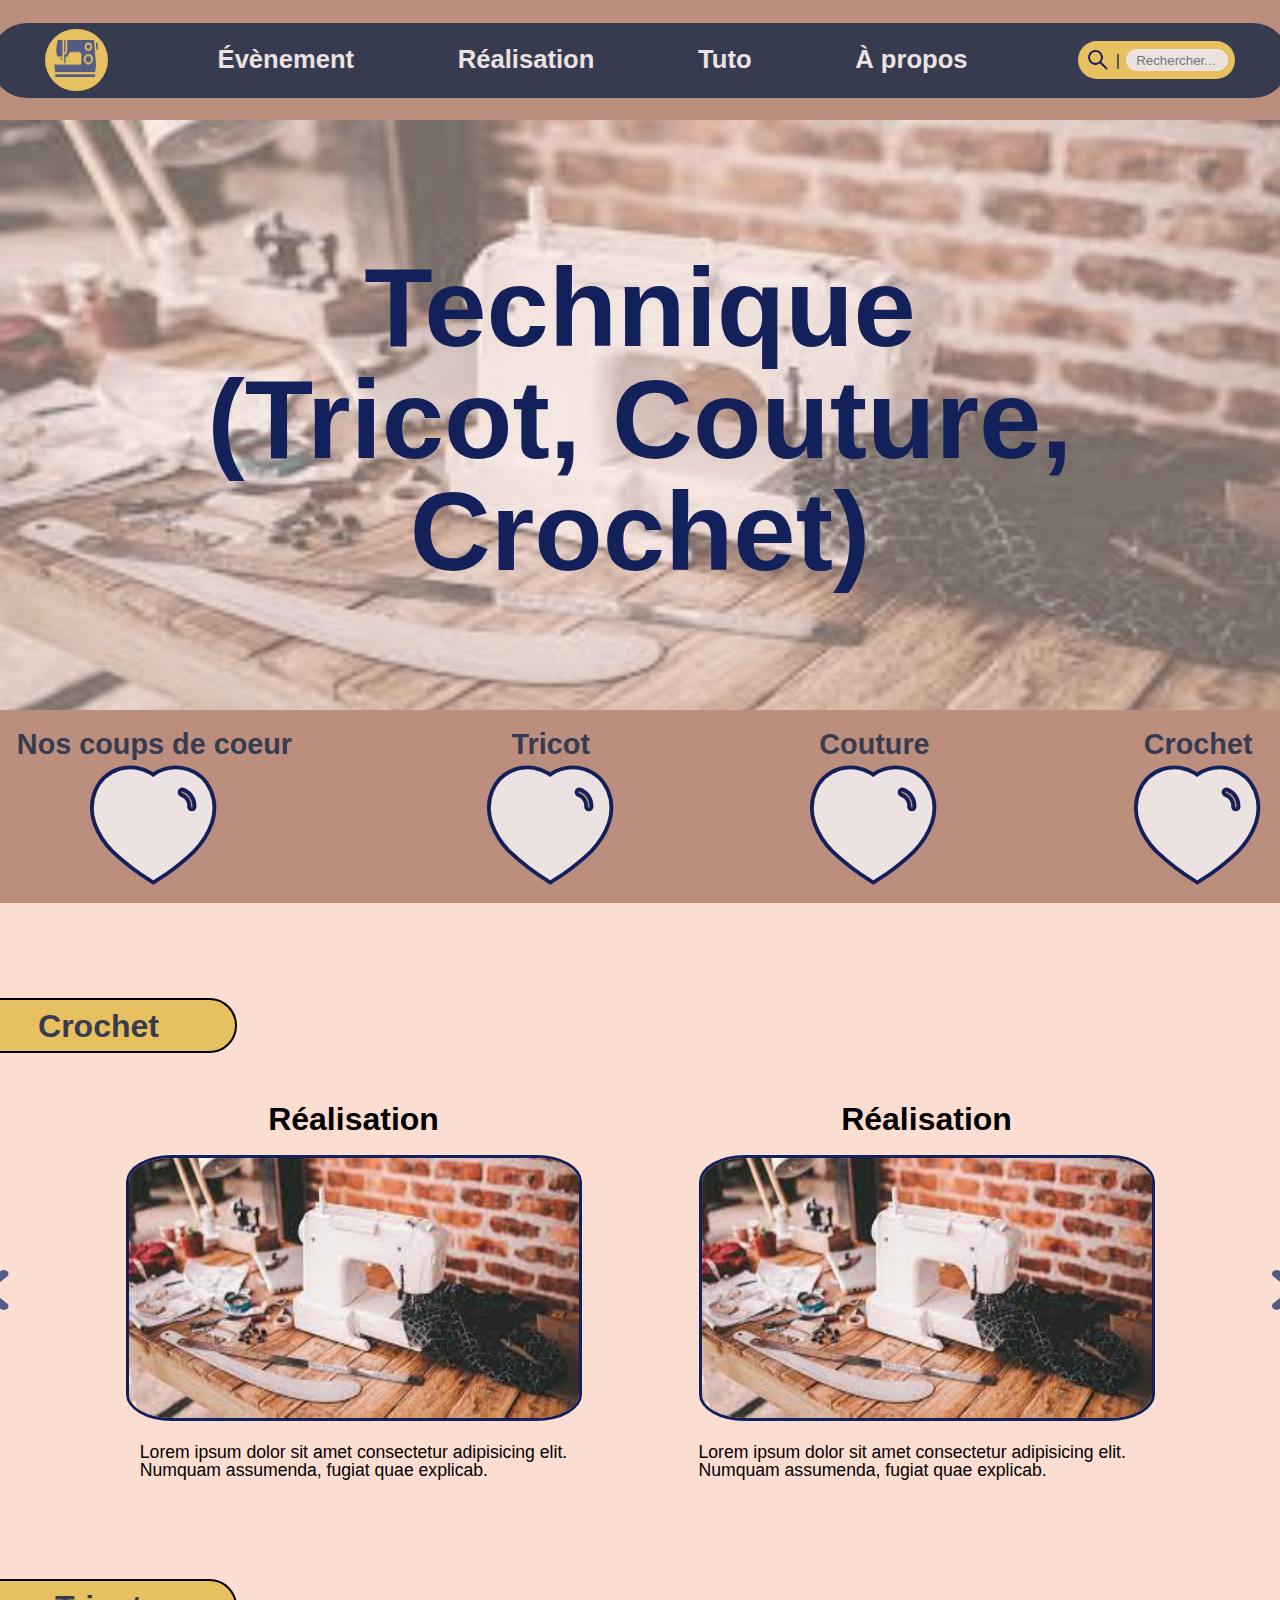
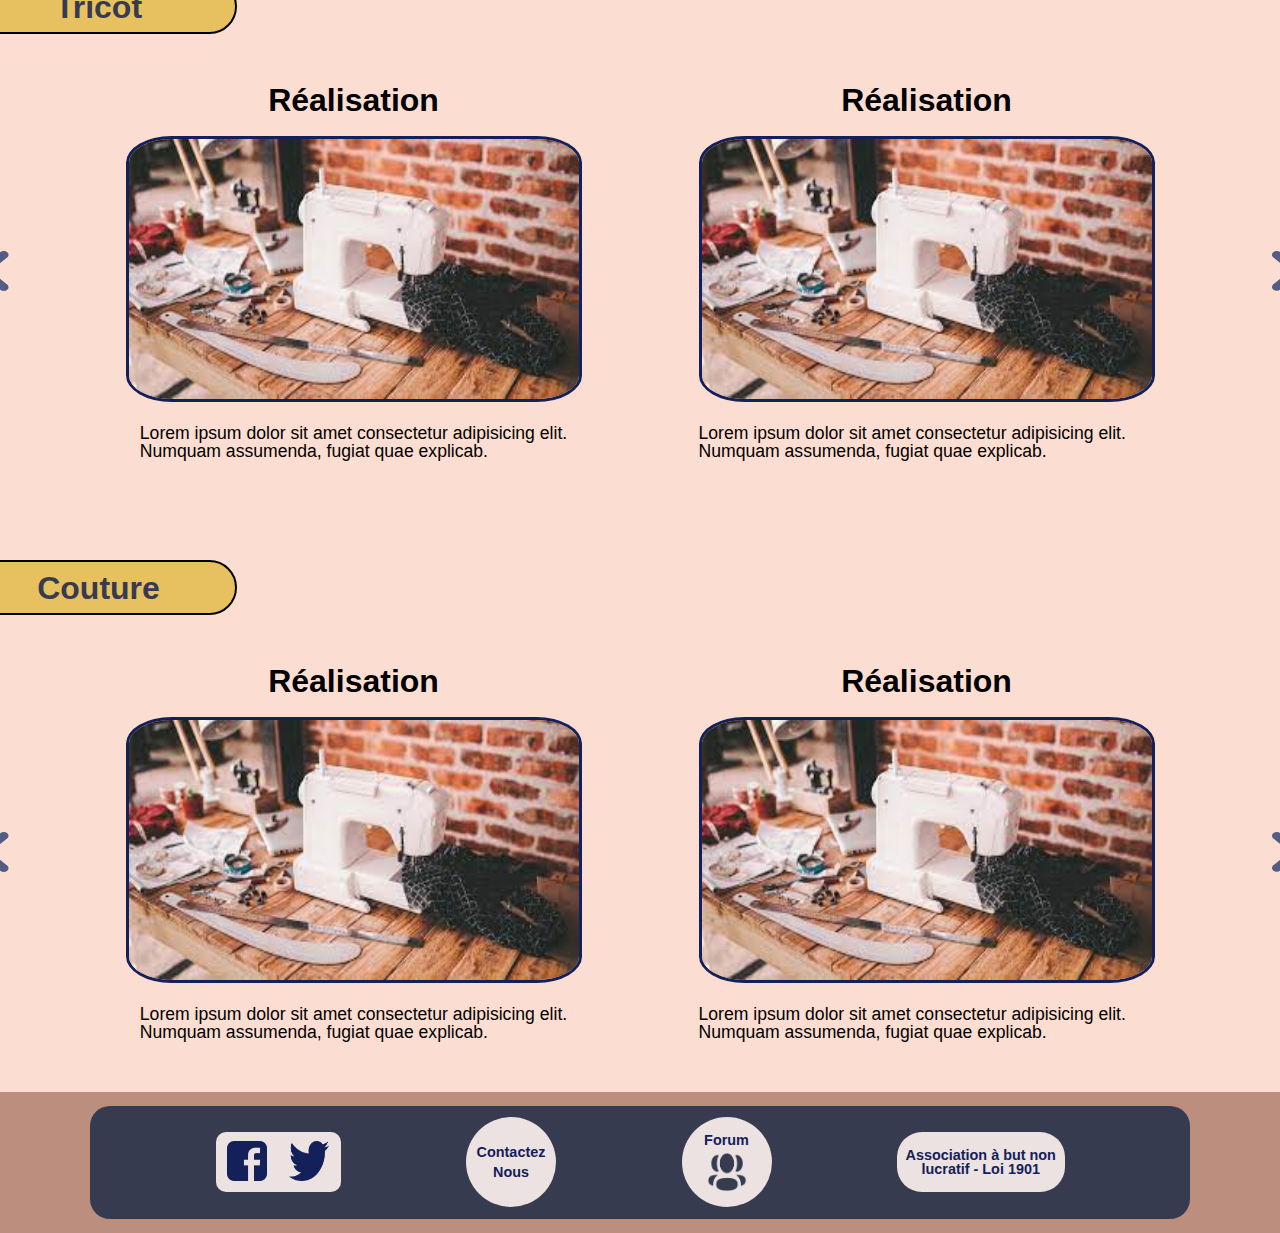
<file: realisation/technique.html>
<!DOCTYPE html>
<html lang="en">
  <head>
    <meta charset="UTF-8" />
    <meta http-equiv="X-UA-Compatible" content="IE=edge" />
    <meta name="viewport" content="width=device-width, initial-scale=1.0" />
    <title>Technique de couture</title>
    <link
      rel="stylesheet"
      type="text/css"
      href="../assets/style_realisation.css" />
    <link href="https://fonts.cdnfonts.com/css/courgette" rel="stylesheet" />
    <link href="https://fonts.cdnfonts.com/css/inter" rel="stylesheet" />
    <link href="https://fonts.cdnfonts.com/css/montserrat" rel="stylesheet" />
  </head>
  <body>
    <header>
      <nav id="h_navbar">
        <div id="logo">
          <a href="../index.html" title="Accueil Bien cousue">
            <img src="../assets/img/logo.png" alt="logo" class="logo_couture" />
          </a>
        </div>
        <label for="hidden" class="burger_menu"></label>
        <input type="checkbox" name="hidden" id="hidden" />
        <div class="invert_border_right"></div>
        <div class="invert_border_left"></div>
        <ul id="pages">
          <li>
            <a href="../evenements/evenement.html">
              <p>Évènement</p>
            </a>
          </li>
          <li>
            <a href="realisation.html">
              <p>Réalisation</p>
            </a>
          </li>
          <li>
            <a href="../tuto/tuto.html">
              <p>Tuto</p>
            </a>
          </li>
          <li>
            <a href="../a_propos.html">
              <p>&Agrave; propos</p>
            </a>
          </li>
        </ul>
        <div id="bar_recherche">
          <form action="recherche" id="form_recherche">
            <label for="loupe"></label>
            <input
              type="image"
              src="../assets/img/Vector.png"
              alt="icone de loupe"
              id="loupe" />
            <p>|</p>
            <label for="recherche"></label>
            <input
              type="text"
              id="recherche"
              placeholder="Rechercher..."
              maxlength="50" />
          </form>
        </div>
      </nav>
    </header>
    <main id="mensuration_page_technique">
      <div id="bloc_image_realisation">
        <h1 id="titre_realisation">
          Technique <br />(Tricot, Couture, Crochet)
        </h1>
        <img
          src="../assets/img/téléchargement.jpg"
          alt="machine de couture"
          id="image_page_realisation" />
      </div>

      <nav id="nav_controle_2">
        <div id="nav_bar_deux">
          <ul id="list_p_lien">
            <li class="li_component">
              <a href="../realisation/coups_de_coeur.html">
                <div class="gap_li_cdc">Nos coups de coeur</div>
                <div>
                  <img
                    class="size_image"
                    src="../assets/img/Vcoeur.svg"
                    alt="Un coeur" /></div
              ></a>
            </li>
            <li class="li_component">
              <a href="../realisation/technique.html#tricot">
                <div class="gap_li">Tricot</div>
                <div>
                  <img
                    class="size_image"
                    src="../assets/img/Vcoeur.svg"
                    alt="Un coeur" />
                </div>
              </a>
            </li>
            <li class="li_component">
              <a href="../realisation/technique.html#couture">
                <div class="gap_li">Couture</div>
                <div>
                  <img
                    class="size_image"
                    src="../assets/img/Vcoeur.svg"
                    alt="Un coeur" />
                </div>
              </a>
            </li>
            <li class="li_component">
              <a href="../realisation/technique.html#crochet">
                <div class="gap_li">Crochet</div>
                <div>
                  <img
                    class="size_image"
                    src="../assets/img/Vcoeur.svg"
                    alt="Un coeur" />
                </div>
              </a>
            </li>
          </ul>
        </div>
      </nav>
      <!-- 
        <nav id="nav_controle_2">
          <div id="nav_bar_deux">
            <ul>
              <li class="li_ncdc"><h2>Nos coups de coeur</h2><img class="size_image" src="../assets/img/Vcoeur.svg" alt="Un coeur"></li>
            </ul>
          </div>
        </nav> -->

      <div class="titre_crochet">
        <h2 id="crochet">Crochet</h2>
      </div>

      <div class="flex_image_fleche">
        <a href=""
          ><img
            class="fleche_gauche_technique"
            src="../assets/img/VectorLeft.png"
            alt="fleche de gauche"
        /></a>
        <div class="flex_image_texte">
          <h2 class="titre_image_real">Réalisation</h2>
          <a href="" title="Vers Tuto Crochet"
            ><img
              class="image_technique"
              src="../assets/img/téléchargement.jpg"
              alt="fleche de gauche"
          /></a>
          <p class="image_desc">
            Lorem ipsum dolor sit amet consectetur adipisicing elit.<br />Numquam
            assumenda, fugiat quae explicab.
          </p>
        </div>
        <div class="flex_image_texte2">
          <h2 class="titre_image_real">Réalisation</h2>
          <a href="" title="Vers Tuto Crochet"
            ><img
              class="image_technique"
              src="../assets/img/téléchargement.jpg"
              alt="réalisation"
          /></a>
          <p class="image_desc">
            Lorem ipsum dolor sit amet consectetur adipisicing elit.<br />Numquam
            assumenda, fugiat quae explicab.
          </p>
        </div>
        <a href=""
          ><img
            class="fleche_gauche_technique"
            src="../assets/img/VectorRight.png"
            alt="fleche de droite"
        /></a>
      </div>
      <div class="mensuration_sect">
        <div class="titre_crochet">
          <h2 id="tricot">Tricot</h2>
        </div>

        <div class="flex_image_fleche">
          <a href=""
            ><img
              class="fleche_gauche_technique"
              src="../assets/img/VectorLeft.png"
              alt="fleche de gauche"
          /></a>
          <div class="flex_image_texte">
            <h2 class="titre_image_real">Réalisation</h2>
            <a href="" title="Vers Tuto Crochet"
              ><img
                class="image_technique"
                src="../assets/img/téléchargement.jpg"
                alt="fleche de gauche"
            /></a>
            <p class="image_desc">
              Lorem ipsum dolor sit amet consectetur adipisicing elit.<br />Numquam
              assumenda, fugiat quae explicab.
            </p>
          </div>
          <div class="flex_image_texte2">
            <h2 class="titre_image_real">Réalisation</h2>
            <a href="" title="Vers Tuto Crochet"
              ><img
                class="image_technique"
                src="../assets/img/téléchargement.jpg"
                alt="réalisation"
            /></a>
            <p class="image_desc">
              Lorem ipsum dolor sit amet consectetur adipisicing elit.<br />Numquam
              assumenda, fugiat quae explicab.
            </p>
          </div>
          <a href=""
            ><img
              class="fleche_gauche_technique"
              src="../assets/img/VectorRight.png"
              alt="fleche de droite"
          /></a>
        </div>
      </div>

      <div class="mensuration_sect">
        <div class="titre_crochet">
          <h2 id="couture">Couture</h2>
        </div>

        <div class="flex_image_fleche">
          <a href=""
            ><img
              class="fleche_gauche_technique"
              src="../assets/img/VectorLeft.png"
              alt="fleche de gauche"
          /></a>
          <div class="flex_image_texte">
            <h2 class="titre_image_real">Réalisation</h2>
            <a href="" title="Vers Tuto Crochet"
              ><img
                class="image_technique"
                src="../assets/img/téléchargement.jpg"
                alt="fleche de gauche"
            /></a>
            <p class="image_desc">
              Lorem ipsum dolor sit amet consectetur adipisicing elit.<br />Numquam
              assumenda, fugiat quae explicab.
            </p>
          </div>
          <div class="flex_image_texte2">
            <h2 class="titre_image_real">Réalisation</h2>
            <a href="" title="Vers Tuto Crochet"
              ><img
                class="image_technique"
                src="../assets/img/téléchargement.jpg"
                alt="réalisation"
            /></a>
            <p class="image_desc">
              Lorem ipsum dolor sit amet consectetur adipisicing elit.<br />Numquam
              assumenda, fugiat quae explicab.
            </p>
          </div>
          <a href=""
            ><img
              class="fleche_gauche_technique"
              src="../assets/img/VectorRight.png"
              alt="fleche de droite"
          /></a>
        </div>
      </div>
    </main>
    <footer>
      <nav id="footer_nav">
        <div id="reseaux_sociaux">
          <a href="https://fr-fr.facebook.com/reg/">
            <img
              src="../assets/img/facebook.png"
              alt="logo facebook"
              class="footer-img" />
          </a>
          <a href="https://twitter.com/">
            <img
              src="../assets/img/tweeter.png"
              alt="logo tweeter"
              class="footer-img" />
          </a>
        </div>
        <div>
          <a href="../a_propos.html#contactez-nous" class="footer_circle">
            <p>Contactez</p>
            <p>Nous</p>
          </a>
        </div>
        <div>
          <a href="../realisation/forum.html" class="footer_circle">
            <p>Forum</p>
            <img
              src="../assets/img/forum.png"
              alt="icone forum"
              class="footer-img" />
          </a>
        </div>
        <div id="legislation">
          <a
            href="https://www.legifrance.gouv.fr/loda/id/LEGITEXT000006069570/">
            <p>Association à but non lucratif - Loi 1901</p>
          </a>
        </div>
      </nav>
    </footer>
  </body>
</html>
</file>
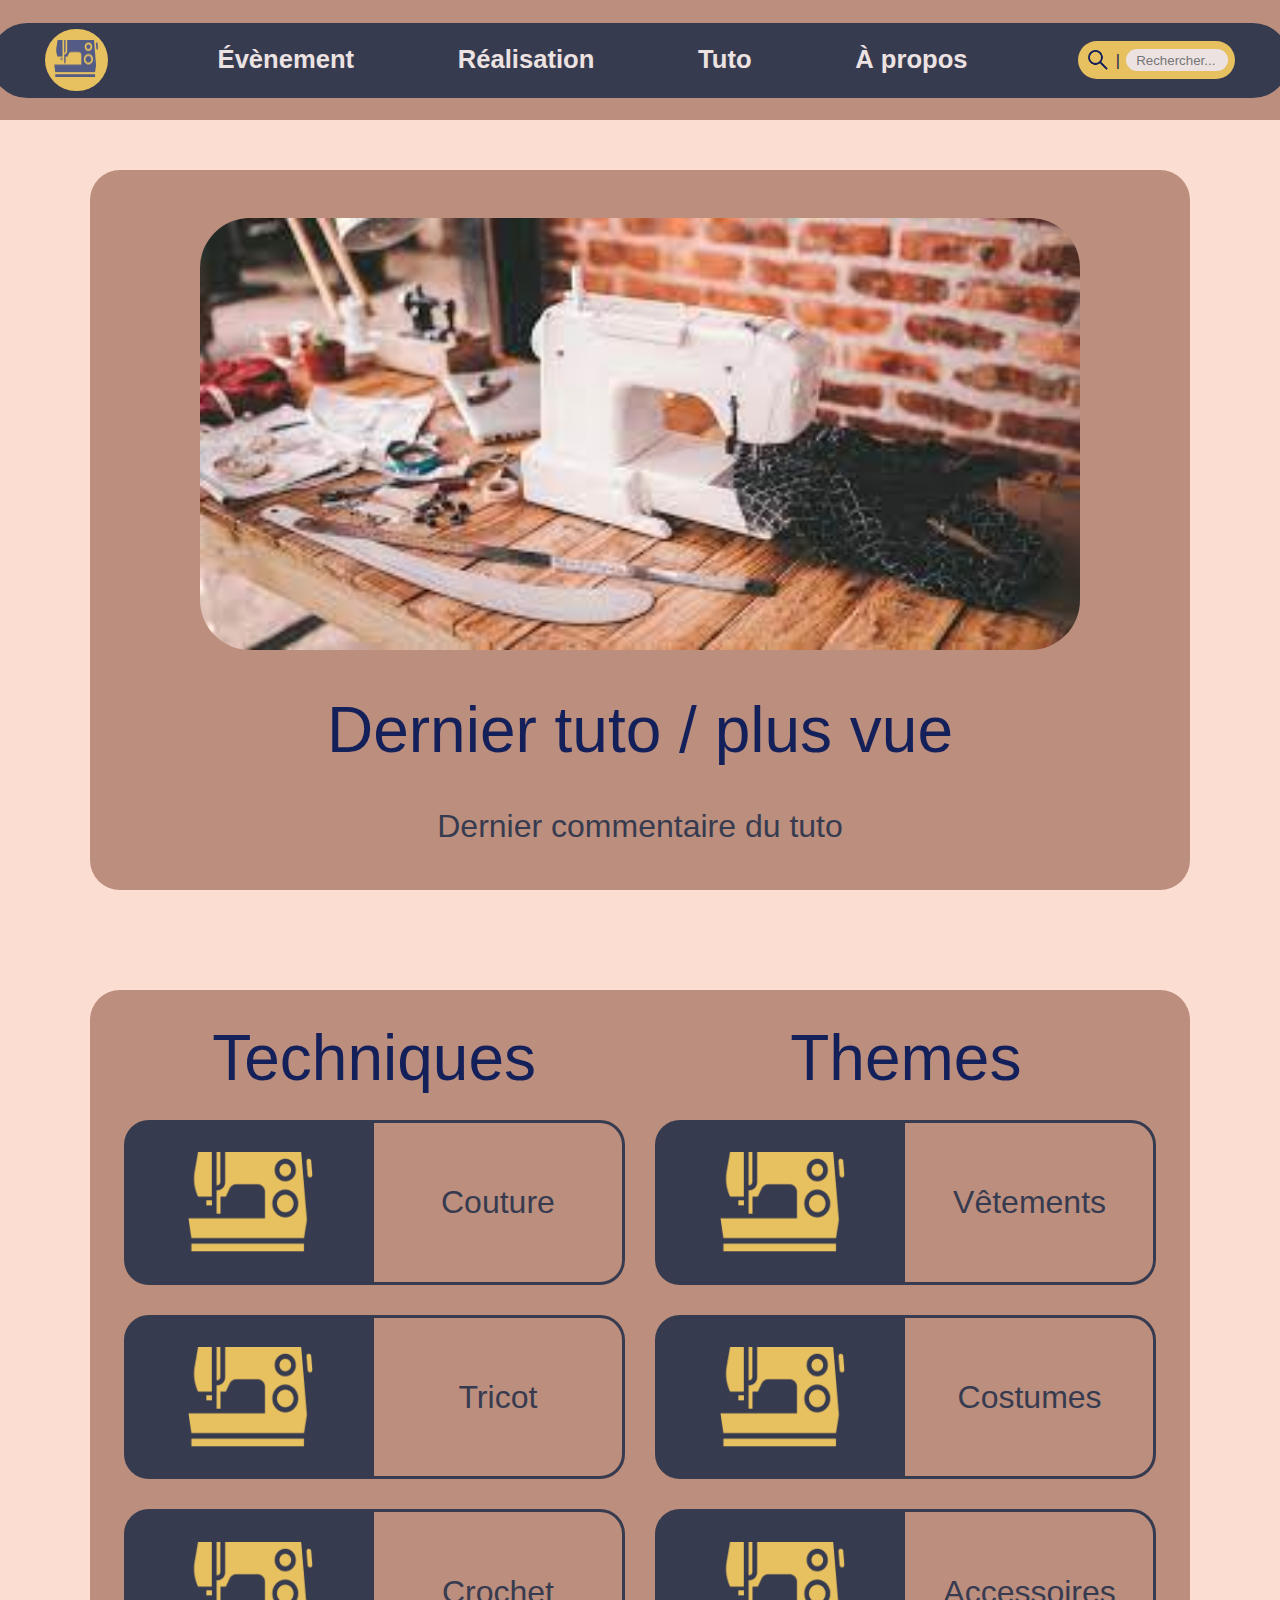
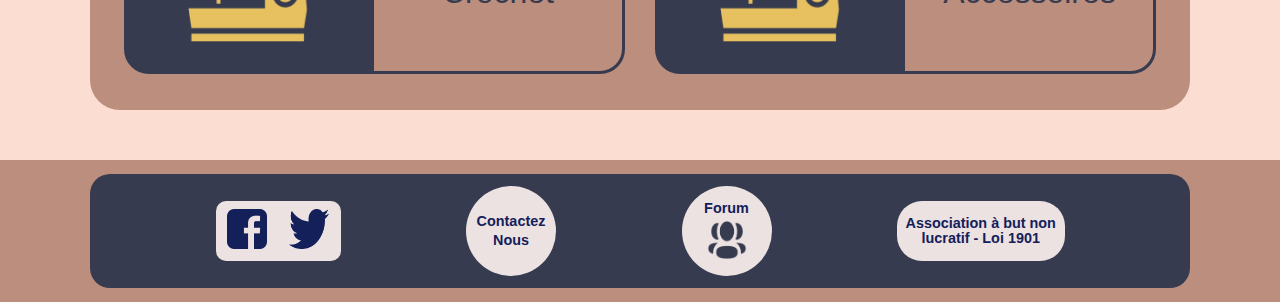
<file: tuto/tuto.html>
<!DOCTYPE html>
<html lang="fr">
  <head>
    <meta charset="UTF-8" />
    <meta http-equiv="X-UA-Compatible" content="IE=edge" />
    <meta name="viewport" content="width=device-width, initial-scale=1.0" />
    <link rel="stylesheet" media="screen" href="../assets/style-tuto.css" />
    <link href="https://fonts.cdnfonts.com/css/courgette" rel="stylesheet" />
    <link href="https://fonts.cdnfonts.com/css/inter" rel="stylesheet" />
    <link href="https://fonts.cdnfonts.com/css/montserrat" rel="stylesheet" />
    <title>Tuto</title>
  </head>
  <body>
    <header>
      <nav id="h_navbar">
        <div id="logo">
          <a href="../index.html" title="Accueil Bien cousue">
            <img src="../assets/img/logo.png" alt="logo" class="logo_couture" />
          </a>
        </div>
        <label for="hidden" class="burger_menu"></label>
        <input type="checkbox" name="hidden" id="hidden" />
        <div class="invert_border_right"></div>
        <div class="invert_border_left"></div>
        <ul id="pages">
          <li>
            <a href="../evenements/evenement.html">
              <p>Évènement</p>
            </a>
          </li>
          <li>
            <a href="../realisation/realisation.html">
              <p>Réalisation</p>
            </a>
          </li>
          <li>
            <a href="tuto.html">
              <p>Tuto</p>
            </a>
          </li>
          <li>
            <a href="../a_propos.html">
              <p>&Agrave; propos</p>
            </a>
          </li>
        </ul>
        <div id="bar_recherche">
          <form action="recherche" id="form_recherche">
            <label for="loupe"></label>
            <input
              type="image"
              src="../assets/img/Vector.png"
              alt="icone de loupe"
              id="loupe"
            />
            <p>|</p>

            <label for="recherche"></label>
            <input
              type="text"
              id="recherche"
              placeholder="Rechercher..."
              maxlength="50"
            />
          </form>
        </div>
      </nav>
    </header>
    <main class="flex-column">
      <div class="section-tuto flex-column">
        <a href="un_tuto.html" class="img-machine-tuto_link"
          ><img
            src="../assets/img/téléchargement.jpg"
            alt="image de machine a coudre"
            class="img-machine-tuto"
        /></a>
        <h1>Dernier tuto / plus vue</h1>
        <p class="p-tuto">Dernier commentaire du tuto</p>
      </div>
      <div class="section-tuto flex-row">
        <aside class="aside-tuto flex-column">
          <h2>Techniques</h2>
          <div class="container-tuto flex-row">
            <div class="img-container-tuto flex-center">
              <img
                src="../assets/img/Logo-gold.png"
                alt="logo association"
                class="logo-tuto"
              />
            </div>
            <div class="text-container-tuto flex-center">
              <a href="tuto_technique_theme.html"
                ><p class="p-tuto">Couture</p></a
              >
            </div>
          </div>
          <div class="container-tuto flex-row">
            <div class="img-container-tuto flex-center">
              <img
                src="../assets/img/Logo-gold.png"
                alt="logo association"
                class="logo-tuto"
              />
            </div>
            <div class="text-container-tuto flex-center">
              <a href="tuto_technique_theme.html"
                ><p class="p-tuto">Tricot</p></a
              >
            </div>
          </div>
          <div class="container-tuto flex-row">
            <div class="img-container-tuto flex-center">
              <img
                src="../assets/img/Logo-gold.png"
                alt="logo association"
                class="logo-tuto"
              />
            </div>
            <div class="text-container-tuto flex-center">
              <a href="tuto_technique_theme.html"
                ><p class="p-tuto">Crochet</p></a
              >
            </div>
          </div>
        </aside>
        <aside class="aside-tuto flex-column">
          <h2>Themes</h2>
          <div class="container-tuto flex-row">
            <div class="img-container-tuto flex-center">
              <img
                src="../assets/img/Logo-gold.png"
                alt="logo association"
                class="logo-tuto"
              />
            </div>
            <div class="text-container-tuto flex-center">
              <a href="tuto_technique_theme.html"
                ><p class="p-tuto">Vêtements</p></a
              >
            </div>
          </div>
          <div class="container-tuto flex-row">
            <div class="img-container-tuto flex-center">
              <img
                src="../assets/img/Logo-gold.png"
                alt="logo association"
                class="logo-tuto"
              />
            </div>
            <div class="text-container-tuto flex-center">
              <a href="tuto_technique_theme.html"
                ><p class="p-tuto">Costumes</p></a
              >
            </div>
          </div>
          <div class="container-tuto flex-row">
            <div class="img-container-tuto flex-center">
              <img
                src="../assets/img/Logo-gold.png"
                alt="logo association"
                class="logo-tuto"
              />
            </div>
            <div class="text-container-tuto flex-center">
              <a href="tuto_technique_theme.html"
                ><p class="p-tuto">Accessoires</p></a
              >
            </div>
          </div>
        </aside>
      </div>
    </main>
    <footer>
      <nav id="footer_nav">
        <div id="reseaux_sociaux">
          <a href="https://fr-fr.facebook.com/reg/">
            <img
              src="../assets/img/facebook.png"
              alt="logo facebook"
              class="footer-img"
            />
          </a>
          <a href="https://twitter.com/">
            <img
              src="../assets/img/tweeter.png"
              alt="logo tweeter"
              class="footer-img"
            />
          </a>
        </div>
        <div>
          <a href="../a_propos.html#contactez-nous" class="footer_circle">
            <p>Contactez</p>
            <p>Nous</p>
          </a>
        </div>
        <div>
          <a href="../realisation/forum.html" class="footer_circle">
            <p>Forum</p>
            <img
              src="../assets/img/forum.png"
              alt="icone forum"
              class="footer-img"
            />
          </a>
        </div>
        <div id="legislation">
          <a
            href="https://www.legifrance.gouv.fr/loda/id/LEGITEXT000006069570/"
          >
            <p>Association à but non lucratif - Loi 1901</p>
          </a>
        </div>
      </nav>
    </footer>
  </body>
</html>
</file>
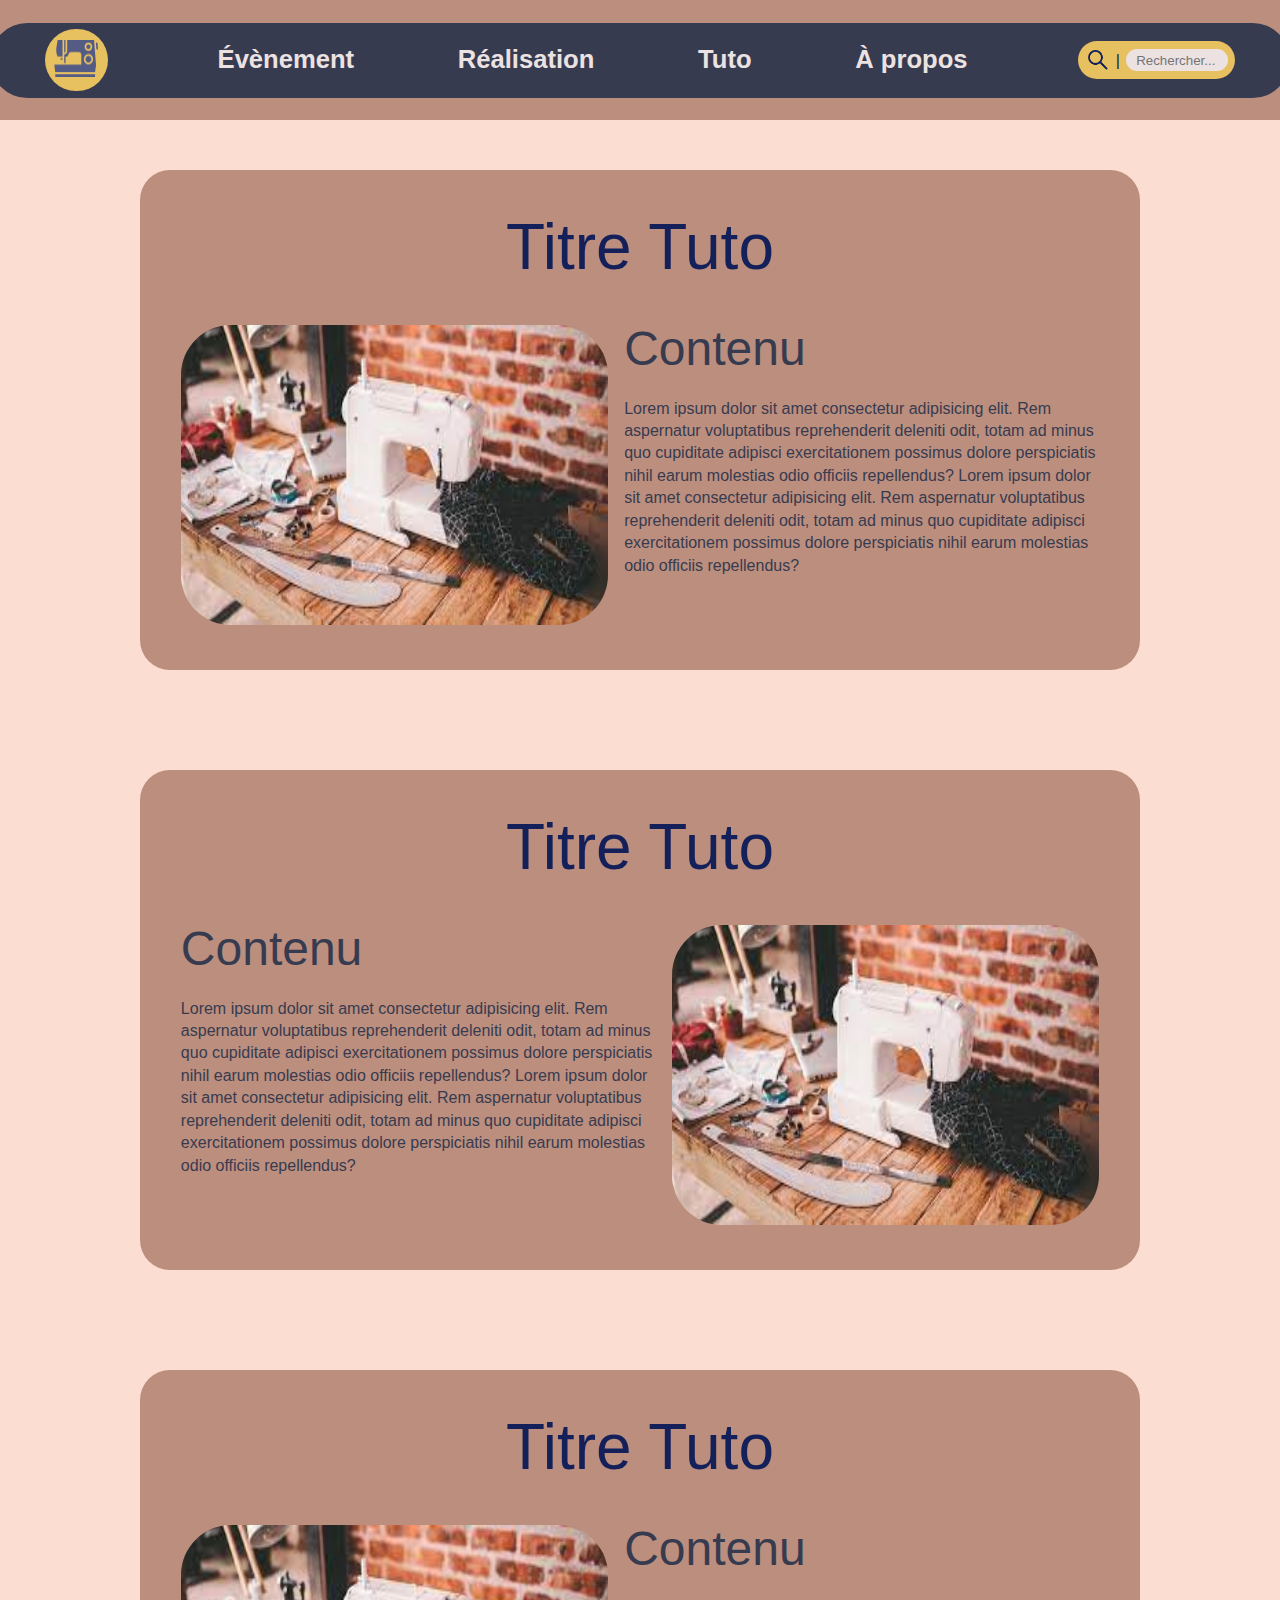
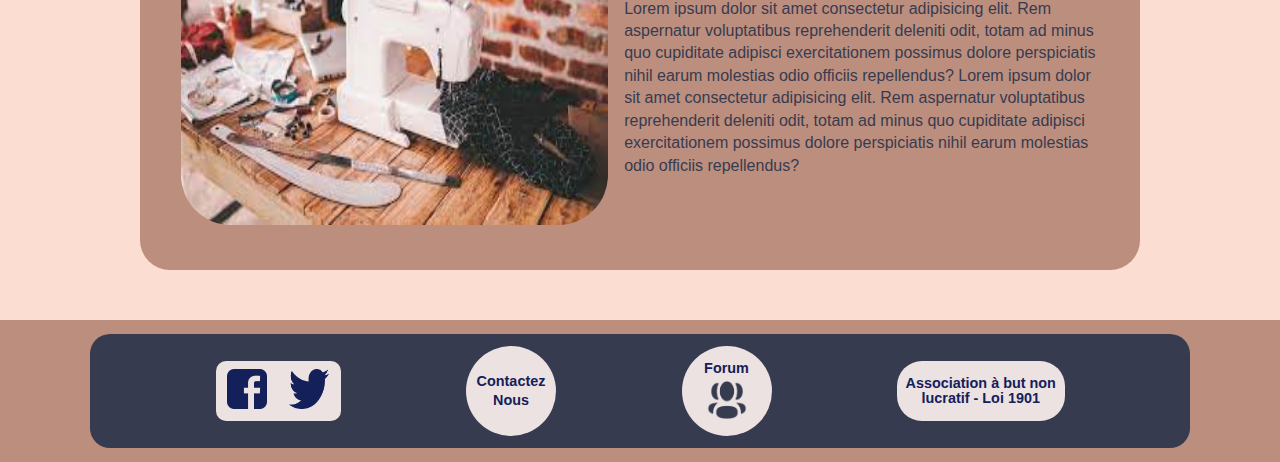
<file: tuto/tuto_technique_theme.html>
<!DOCTYPE html>
<html lang="fr">
  <head>
    <meta charset="UTF-8" />
    <meta http-equiv="X-UA-Compatible" content="IE=edge" />
    <meta name="viewport" content="width=device-width, initial-scale=1.0" />
    <link rel="stylesheet" href="../assets/style-tuto.css" />
    <link href="https://fonts.cdnfonts.com/css/courgette" rel="stylesheet" />
    <link href="https://fonts.cdnfonts.com/css/inter" rel="stylesheet" />
    <link href="https://fonts.cdnfonts.com/css/montserrat" rel="stylesheet" />
    <title>Tuto par techniques et par thèmes</title>
  </head>
  <body>
    <header>
      <nav id="h_navbar">
        <div id="logo">
          <a href="../index.html" title="Accueil Bien cousue">
            <img src="../assets/img/logo.png" alt="logo" class="logo_couture" />
          </a>
        </div>
        <label for="hidden" class="burger_menu"></label>
        <input type="checkbox" name="hidden" id="hidden" />
        <div class="invert_border_right"></div>
        <div class="invert_border_left"></div>
        <ul id="pages">
          <li>
            <a href="../evenements/evenement.html">
              <p>Évènement</p>
            </a>
          </li>
          <li>
            <a href="../realisation/realisation.html">
              <p>Réalisation</p>
            </a>
          </li>
          <li>
            <a href="tuto.html">
              <p>Tuto</p>
            </a>
          </li>
          <li>
            <a href="../a_propos.html">
              <p>&Agrave; propos</p>
            </a>
          </li>
        </ul>
        <div id="bar_recherche">
          <form action="recherche" id="form_recherche">
            <label for="loupe"></label>
            <input
              type="image"
              src="../assets/img/Vector.png"
              alt="icone de loupe"
              id="loupe" />
            <p>|</p>

            <label for="recherche"></label>
            <input
              type="text"
              id="recherche"
              placeholder="Rechercher..."
              maxlength="50" />
          </form>
        </div>
      </nav>
    </header>
    <main class="flex-column">
      <section class="section-tuto_tech_theme flex-column">
        <a href="un_tuto.html">
          <h1>Titre Tuto</h1>
        </a>
        <div class="container-tuto_tech_theme flex-row">
          <img
            src="../assets/img/téléchargement.jpg"
            alt="machine a coudre"
            class="img-container-tuto_tech_theme" />
          <div class="text-container-tuto">
            <p class="text-en_tete">Contenu</p>
            <p class="p-tuto-tech_theme">
              Lorem ipsum dolor sit amet consectetur adipisicing elit. Rem
              aspernatur voluptatibus reprehenderit deleniti odit, totam ad
              minus quo cupiditate adipisci exercitationem possimus dolore
              perspiciatis nihil earum molestias odio officiis repellendus?
              Lorem ipsum dolor sit amet consectetur adipisicing elit. Rem
              aspernatur voluptatibus reprehenderit deleniti odit, totam ad
              minus quo cupiditate adipisci exercitationem possimus dolore
              perspiciatis nihil earum molestias odio officiis repellendus?
            </p>
          </div>
        </div>
      </section>
      <section class="section-tuto_tech_theme flex-column">
        <a href="un_tuto.html">
          <h1>Titre Tuto</h1>
        </a>
        <div class="container-tuto_tech_theme flex-row">
          <div class="text-container-tuto">
            <p class="text-en_tete">Contenu</p>
            <p class="p-tuto-tech_theme">
              Lorem ipsum dolor sit amet consectetur adipisicing elit. Rem
              aspernatur voluptatibus reprehenderit deleniti odit, totam ad
              minus quo cupiditate adipisci exercitationem possimus dolore
              perspiciatis nihil earum molestias odio officiis repellendus?
              Lorem ipsum dolor sit amet consectetur adipisicing elit. Rem
              aspernatur voluptatibus reprehenderit deleniti odit, totam ad
              minus quo cupiditate adipisci exercitationem possimus dolore
              perspiciatis nihil earum molestias odio officiis repellendus?
            </p>
          </div>
          <img
            src="../assets/img/téléchargement.jpg"
            alt="machine a coudre"
            class="img-container-tuto_tech_theme" />
        </div>
      </section>
      <section class="section-tuto_tech_theme flex-column">
        <a href="un_tuto.html">
          <h1>Titre Tuto</h1>
        </a>
        <div class="container-tuto_tech_theme flex-row">
          <img
            src="../assets/img/téléchargement.jpg"
            alt="machine a coudre"
            class="img-container-tuto_tech_theme" />
          <div class="text-container-tuto">
            <p class="text-en_tete">Contenu</p>
            <p class="p-tuto-tech_theme">
              Lorem ipsum dolor sit amet consectetur adipisicing elit. Rem
              aspernatur voluptatibus reprehenderit deleniti odit, totam ad
              minus quo cupiditate adipisci exercitationem possimus dolore
              perspiciatis nihil earum molestias odio officiis repellendus?
              Lorem ipsum dolor sit amet consectetur adipisicing elit. Rem
              aspernatur voluptatibus reprehenderit deleniti odit, totam ad
              minus quo cupiditate adipisci exercitationem possimus dolore
              perspiciatis nihil earum molestias odio officiis repellendus?
            </p>
          </div>
        </div>
      </section>
    </main>
    <footer>
      <nav id="footer_nav">
        <div id="reseaux_sociaux">
          <a href="https://fr-fr.facebook.com/reg/">
            <img
              src="../assets/img/facebook.png"
              alt="logo facebook"
              class="footer-img" />
          </a>
          <a href="https://twitter.com/">
            <img
              src="../assets/img/tweeter.png"
              alt="logo tweeter"
              class="footer-img" />
          </a>
        </div>
        <div>
          <a href="../a_propos.html#contactez-nous" class="footer_circle">
            <p>Contactez</p>
            <p>Nous</p>
          </a>
        </div>
        <div>
          <a href="../realisation/forum.html" class="footer_circle">
            <p>Forum</p>
            <img
              src="../assets/img/forum.png"
              alt="icone forum"
              class="footer-img" />
          </a>
        </div>
        <div id="legislation">
          <a
            href="https://www.legifrance.gouv.fr/loda/id/LEGITEXT000006069570/">
            <p>Association à but non lucratif - Loi 1901</p>
          </a>
        </div>
      </nav>
    </footer>
  </body>
</html>
</file>
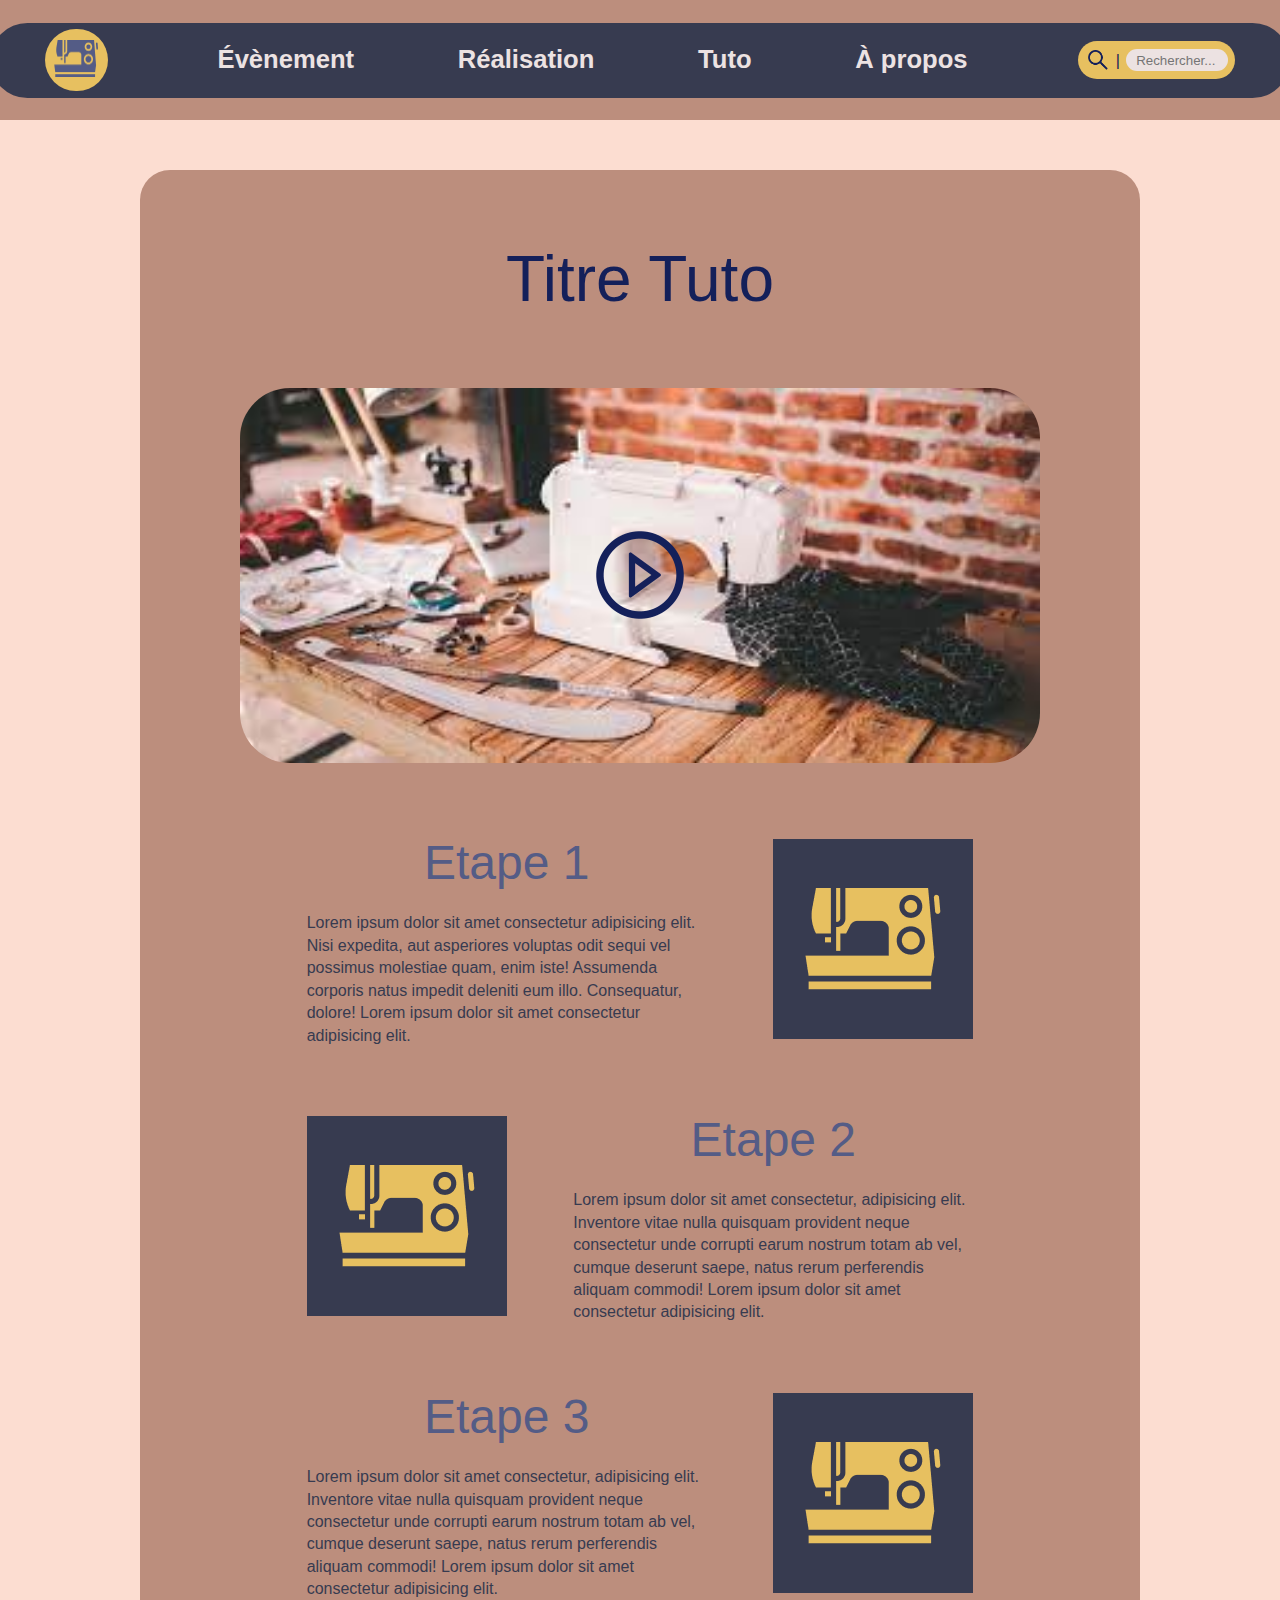
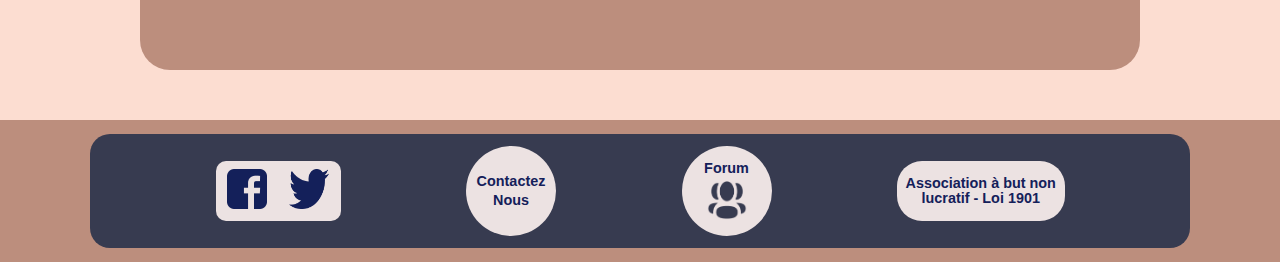
<file: tuto/un_tuto.html>
<!DOCTYPE html>
<html lang="fr">
  <head>
    <meta charset="UTF-8" />
    <meta http-equiv="X-UA-Compatible" content="IE=edge" />
    <meta name="viewport" content="width=device-width, initial-scale=1.0" />
    <link rel="stylesheet" href="../assets/style-tuto.css" />
    <link href="https://fonts.cdnfonts.com/css/courgette" rel="stylesheet" />
    <link href="https://fonts.cdnfonts.com/css/inter" rel="stylesheet" />
    <link href="https://fonts.cdnfonts.com/css/montserrat" rel="stylesheet" />
    <title>Un tuto</title>
  </head>
  <body>
    <header>
      <nav id="h_navbar">
        <div id="logo">
          <a href="../index.html" title="Accueil Bien cousue">
            <img src="../assets/img/logo.png" alt="logo" class="logo_couture" />
          </a>
        </div>
        <label for="hidden" class="burger_menu"></label>
        <input type="checkbox" name="hidden" id="hidden" />
        <div class="invert_border_right"></div>
        <div class="invert_border_left"></div>
        <ul id="pages">
          <li>
            <a href="../evenements/evenement.html">
              <p>Évènement</p>
            </a>
          </li>
          <li>
            <a href="../realisation/realisation.html">
              <p>Réalisation</p>
            </a>
          </li>
          <li>
            <a href="tuto.html">
              <p>Tuto</p>
            </a>
          </li>
          <li>
            <a href="../a_propos.html">
              <p>&Agrave; propos</p>
            </a>
          </li>
        </ul>
        <div id="bar_recherche">
          <form action="recherche" id="form_recherche">
            <label for="loupe"></label>
            <input
              type="image"
              src="../assets/img/Vector.png"
              alt="icone de loupe"
              id="loupe"
            />
            <p>|</p>

            <label for="recherche"></label>
            <input
              type="text"
              id="recherche"
              placeholder="Rechercher..."
              maxlength="50"
            />
          </form>
        </div>
      </nav>
    </header>
    <main class="flex-column">
      <section class="section-un_tuto flex-column">
        <h1>Titre Tuto</h1>
        <div class="img_container-un_tuto flex-center">
          <img
            src="../assets/img/téléchargement.jpg"
            alt="machine a coudre"
            class="img-machine_un_tuto"
          />
          <img src="../assets/img/play-tuto.png" alt="icone de lecture video" />
        </div>
        <div class="flex-row container-un_tuto">
          <div class="flex-column text-container-tuto">
            <h2>Etape 1</h2>
            <p class="p-tuto-tech_theme">
              Lorem ipsum dolor sit amet consectetur adipisicing elit. Nisi
              expedita, aut asperiores voluptas odit sequi vel possimus
              molestiae quam, enim iste! Assumenda corporis natus impedit
              deleniti eum illo. Consequatur, dolore! Lorem ipsum dolor sit amet
              consectetur adipisicing elit.
            </p>
          </div>
          <div class="logo-container-un_tuto flex-center">
            <img src="../assets/img/Logo-gold.png" alt="logo" />
          </div>
        </div>
        <div class="flex-row container-un_tuto">
          <div class="logo-container-un_tuto flex-center">
            <img src="../assets/img/Logo-gold.png" alt="logo" />
          </div>
          <div class="flex-column text-container-tuto">
            <h2>Etape 2</h2>
            <p class="p-tuto-tech_theme">
              Lorem ipsum dolor sit amet consectetur, adipisicing elit.
              Inventore vitae nulla quisquam provident neque consectetur unde
              corrupti earum nostrum totam ab vel, cumque deserunt saepe, natus
              rerum perferendis aliquam commodi! Lorem ipsum dolor sit amet
              consectetur adipisicing elit.
            </p>
          </div>
        </div>
        <div class="flex-row container-un_tuto">
          <div class="flex-column text-container-tuto">
            <h2>Etape 3</h2>
            <p class="p-tuto-tech_theme">
              Lorem ipsum dolor sit amet consectetur, adipisicing elit.
              Inventore vitae nulla quisquam provident neque consectetur unde
              corrupti earum nostrum totam ab vel, cumque deserunt saepe, natus
              rerum perferendis aliquam commodi! Lorem ipsum dolor sit amet
              consectetur adipisicing elit.
            </p>
          </div>
          <div class="logo-container-un_tuto flex-center">
            <img src="../assets/img/Logo-gold.png" alt="logo" />
          </div>
        </div>
      </section>
    </main>
    <footer>
      <nav id="footer_nav">
        <div id="reseaux_sociaux">
          <a href="https://fr-fr.facebook.com/reg/">
            <img
              src="../assets/img/facebook.png"
              alt="logo facebook"
              class="footer-img"
            />
          </a>
          <a href="https://twitter.com/">
            <img
              src="../assets/img/tweeter.png"
              alt="logo tweeter"
              class="footer-img"
            />
          </a>
        </div>
        <div>
          <a href="../a_propos.html#contactez-nous" class="footer_circle">
            <p>Contactez</p>
            <p>Nous</p>
          </a>
        </div>
        <div>
          <a href="../realisation/forum.html" class="footer_circle">
            <p>Forum</p>
            <img
              src="../assets/img/forum.png"
              alt="icone forum"
              class="footer-img"
            />
          </a>
        </div>
        <div id="legislation">
          <a
            href="https://www.legifrance.gouv.fr/loda/id/LEGITEXT000006069570/"
          >
            <p>Association à but non lucratif - Loi 1901</p>
          </a>
        </div>
      </nav>
    </footer>
  </body>
</html>
</file>
<file: assets/style-a_propos.css>
@import url(style.css);

#bien_cousue {
  width: 1240px;
  height: 650px;
  border-radius: 30px;
  background-color: var(--primary-color);
  display: flex;
  flex-direction: column;
  justify-content: space-between;
  align-items: center;
  margin: 70px;
  padding: 30px;
}

.flex_ligne {
  display: flex;
  justify-content: space-between;
}

.flex_column {
  display: flex;
  flex-direction: column;
  justify-content: space-evenly;
}

.presentation-image {
  width: 500px;
  height: 530px;
  margin-right: 50px;
}

.titre_h1 {
  color: var(--secondary-dark);
  font-size: 4em;
  align-self: center;
}

.text {
  color: var(--secondary-color);
  font-size: 1.5em;
}

.text-en_tete {
  color: var(--secondary-color);
  font-size: 3em;
}

#contactez-nous {
  width: 1240px;
  height: 350px;
  background-color: var(--primary-color);
  border-radius: 30px;
  margin: 70px;
  padding: 0px 30px;
}

.contenaier {
  width: 1300px;
  display: flex;
  flex-wrap: wrap;
  justify-content: space-between;
  gap: 50px;
  margin: 70px;
}

.personnel {
  width: 555px;
  height: 830px;
  background-color: var(--primary-color);
  border-radius: 30px;
  padding: 30px;
  gap: 30px;
}

.personnel img {
  width: 500px;
  height: 400px;
  align-self: center;
}

/* end Version Desktop */
/* *************************************************************************************************************************** */
/* start Version Mobile */
@media screen and (max-width: 391px) {
  main {
    width: 390px;
  }

  #bien_cousue {
    width: 240px;
    height: 478px;
    border-radius: 25px;
    margin: 50px;
    margin-top: 60px;
  }

  .flex_ligne {
    width: 240px;
    margin-top: 20px;
    flex-direction: column;
  }

  .presentation-image {
    width: 153px;
    height: 141px;
    margin-bottom: 25px;
    margin-left: 50px;
    margin-top: 10px;
    border-radius: 50%;
  }

  .titre_h1 {
    font-size: 2em;
  }

  .text {
    font-size: 0.65em;
    margin-top: 0px;
  }

  .text-en_tete {
    font-size: 1.5em;
    margin-bottom: 0px;
    color: var(--secondary-dark);
  }

  .text-en_tete_presentation {
    margin-bottom: 20px;
  }

  #contactez-nous {
    width: 240px;
    height: 312px;
    border-radius: 25px;
    margin: 50px;
  }

  .contenaier {
    width: 240px;
    flex-direction: column;
    gap: 0px;
    margin: 0px;
    margin-left: 20px;
  }

  .personnel {
    width: 240px;
    height: 400px;
    border-radius: 25px;
    padding: 30px;
    gap: 30px;
    margin-bottom: 50px;
    margin-left: 30px;
  }

  .personnel img {
    width: 150px;
    height: 150px;
    border-radius: 50%;
  }
}
</file>
<file: assets/style_evenements.css>
@import url(style.css);

/* ************************************************************************* */
/* Début Version Desktop ******************************************************/
/* ************************************************************************* */
/* Début Page Évènements **********************************************************/
.even_cadre_baniere {
  width: 1208px;
  height: 742px;
  background-color: var(--secondary-color);
  margin-top: 50px;
  display: flex;
  justify-content: center;
  align-items: center;
  margin-left: 116px;
}

.even_baniere img {
  width: 1113px;
  height: 598px;
  border-radius: 50px;
  align-self: center;
}

.cadre_planning {
  width: 1340px;
  height: 680px;
  background-color: var(--primary-color);
  margin-top: 70px;
  display: flex;
  flex-direction: column;
  justify-content: space-evenly;
  align-items: center;
  margin-left: 50px;
  color: var(--secondary-dark);
  font-size: 3em;
  padding-top: 20px;
}

.planning-table-container {
  margin-bottom: 50px;
}

.planning-table {
  table-layout: fixed;
  border: 1px solid var(--gold);
  border-collapse: collapse;
  width: 1300px;
  font-size: 0.65em;
  background-color: var(--white);
  margin-top: 20px;
}

.planning-table td {
  height: 42px;
  text-align: center;
  border: 3px solid var(--secondary-dark);
  font-family: "Inter", sans-serif;
  vertical-align: middle;
}

.planning-table thead td,
.planning-table .table-time {
  text-align: center;
  font-size: 1.2em;
  font-family: "Courgette", sans-serif;
}

.planning-table-couture {
  background-color: #d9d2e9;
}

.planning-table-enfant,
.planning-table-bebe {
  background-color: #cfe2f3;
}

.planning-table-tricot {
  background-color: #ead1dc;
}

.fond_exceptionnel {
  width: 1340px;
  height: 746px;
  background-color: var(--gold);
  display: flex;
  justify-content: center;
  flex-direction: column;
  align-items: center;
  margin-left: 50px;
  margin-top: 70px;
  margin-bottom: 70px;
}

.conatenaire {
  z-index: 1;
  display: grid;
  grid-template-columns: 330px 186px 186px 180px 213px 236px;
  grid-template-rows: 100px 100px 80px 80px 140px 50px;
  margin-top: 170px;
  margin-bottom: 150px;
  grid-template-areas:
    "cadre_nos costum_girl costum_boy . image_theme papa_noel"
    "cadre_nos costum_girl costum_boy . image_theme papa_noel"
    "cadre_nos costum_girl costum_boy . image_theme papa_noel"
    "cadre_nos atelier_costume atelier_costume . atelier_creation atelier_creation"
    ". calendrier_halloween calendrier_halloween . calendrier_noel calendrier_noel"
    ". cliquer_left cliquer_left . cliquer_right cliquer_right";
}

.cadre_triangle_even_exep {
  position: relative;
}

.triangle_even_exep_blue {
  position: absolute;
  top: 70px;
  left: 50px;
  width: 1340px;
  height: 73px;
  background-color: var(--secondary-light);
}

.triangle_even_exep_gold {
  position: absolute;
  width: 0;
  height: 0;
  border-left: 0px solid transparent;
  border-right: 1340px solid transparent;
  border-top: 453px solid var(--secondary-light);
  top: 143px;
  bottom: 70px;
  left: 50px;
}

.cadre_nos {
  grid-area: cadre_nos;
  width: 278px;
  height: 235px;
  border-radius: 20px;
  background-color: var(--secondary-dark);
  color: var(--gold);
  font-size: 2.1em;
  margin-top: 75px;
  margin-left: 5px;
  display: flex;
  text-align: center;
  align-items: center;
  line-height: 130%;
}

#titre_even_exep {
  width: 230px;
  height: 0px;
  align-self: center;
  margin-left: 15px;
  display: flex;
  align-content: center;
  align-items: center;
}

.costum_boy img,
.costum_girl img {
  width: 186px;
  height: 270px;
}

.papa_noel img {
  width: 159px;
  height: 270px;
}

.image_theme img {
  width: 213px;
  height: 270px;
}

.calendrier_halloween img {
  width: 372px;
  height: 120px;
  margin-top: 15px;
}

.calendrier_noel img {
  width: 372px;
  height: 117px;
  margin-top: 15px;
}

.costum_girl {
  grid-area: costum_girl;
}

.costum_boy {
  grid-area: costum_boy;
}

.image_theme {
  grid-area: image_theme;
}

.papa_noel {
  grid-area: papa_noel;
}

.atelier_costume {
  width: 350px;
  height: 60px;
  text-align: center;
  grid-area: atelier_costume;
  color: var(--secondary-dark);
  font-size: 1.6em;
  line-height: 130%;
  margin-top: 15px;
}

.atelier_creation {
  width: 320px;
  height: 60px;
  margin-top: 15px;
  grid-area: atelier_creation;
  color: var(--secondary-dark);
  font-size: 1.6em;
  display: flex;
  margin-left: 30px;
  text-align: center;
  line-height: 130%;
}

.calendrier_halloween {
  grid-area: calendrier_halloween;
}

.calendrier_noel {
  grid-area: calendrier_noel;
}

.cliquer_left {
  grid-area: cliquer_left;
  color: var(--secondary-dark);
  font-size: 1.3em;
  display: flex;
  justify-content: center;
}

.cliquer_right {
  grid-area: cliquer_right;
  color: var(--secondary-dark);
  font-size: 1.3em;
  display: flex;
  justify-content: center;
  margin-right: 85px;
}

.position_cadre_note_horraires {
  position: relative;
}

.note_horraires {
  position: absolute;
  width: 972px;
  height: 61px;
  left: -360px;
  top: 365px;
  border-radius: 10px;
  background-color: var(--white);
  color: var(--secondary-dark);
  font-size: 1.6em;
  display: flex;
  justify-content: center;
  align-items: center;
  align-self: center;
}

/* Fin Page Évènements **********************************************************/

/* Début Page Nos ateliers ******************************************************/
.triangle_nos_ateliers1 {
  position: absolute;
  margin-top: 31px;
  margin-left: 50px;
  width: 0;
  height: 0;
  border-left: 670px solid transparent;
  border-right: 670px solid transparent;
  border-bottom: 48px solid var(--secondary-light);
}

.baniere_titre {
  position: relative;
  width: 1340px;
  height: 83px;
  background-color: var(--secondary-light);
  margin-left: 50px;
  margin-top: 78px;
  display: flex;
  justify-content: center;
  align-items: center;
  font-size: 4em;
  color: var(--gold);
}

.triangle_nos_ateliers2 {
  position: absolute;
  width: 0;
  height: 0;
  margin-left: 50px;
  border-left: 670px solid transparent;
  border-right: 670px solid transparent;
  border-top: 50px solid var(--secondary-light);
}

.nom_atelier {
  width: 1340px;
  height: 392px;
  background-color: var(--secondary-color);
  margin-left: 50px;
  display: flex;
  justify-content: space-evenly;
  align-items: center;
  margin-top: 85px;
}

.atelier_flex {
  display: flex;
  flex-direction: column;
  width: 896px;
  height: 380px;
  justify-content: space-evenly;
  align-content: center;
  margin-left: 15px;
  margin-right: 30px;
}

.atelier_flex h2 {
  margin-bottom: 40px;
}

.texte_atelier {
  margin-left: 0px;
  font-size: 2em;
  line-height: 130%;
}

.nom_atelier img {
  width: 417px;
  height: 340px;
  margin-left: 20px;
  border-radius: 50px;
}

.fond_light {
  background-color: var(--secondary-light);
}

.baniere_exep {
  position: relative;
  width: 1340px;
  height: 83px;
  background-color: var(--gold);
  margin-top: 150px;
  margin-left: 50px;
  display: flex;
  justify-content: center;
  align-items: center;
  font-size: 3.5em;
  color: var(--secondary-dark);
}

.cadre_triangle_even {
  position: relative;
}

.triangle_even_exep_gold1 {
  position: absolute;
  margin-top: 103px;
  margin-left: 50px;
  width: 0;
  height: 0;
  border-left: 670px solid transparent;
  border-right: 670px solid transparent;
  border-bottom: 48px solid var(--gold);
}

.triangle_even_exep_gold2 {
  position: absolute;
  width: 0;
  height: 0;
  margin-left: 50px;
  border-left: 670px solid transparent;
  border-right: 670px solid transparent;
  border-top: 50px solid var(--gold);
}

.note_horaires {
  width: 1340px;
  height: 61px;
  background-color: var(--white);
  color: var(--secondary-dark);
  font-size: 1.5em;
  font-style: italic;
  margin-top: 60px;
  margin-left: 50px;
  display: flex;
  justify-content: center;
}

.note_horaires p {
  margin-top: 20px;
}

.atelier_exceptionnel {
  width: 1300px;
  height: 465px;
  margin-bottom: 50px;
  margin-left: 50px;
  background-color: var(--secondary-dark);
  margin-top: 50px;
  padding: 20px;
  display: grid;
  grid-template-columns: 210px 210px 840px;
  grid-template-rows: 140px 270px;
  grid-template-areas:
    "a1 a2 a3"
    "a1 a2 b1";
}

.photo_girl {
  grid-area: a1;
}

.photo_boy {
  grid-area: a2;
}

.titre_atelier_exep {
  grid-area: a3;
}

.description_atelier {
  grid-area: b1;
}

.fond_atelier {
  grid-area: a3;
}

.atelier_exceptionnel img {
  width: 209px;
  height: 361px;
  margin-top: 100px;
}

.fond_atelier {
  width: 828px;
  height: 160px;
  background-color: var(--gold);
  margin-left: 60px;
  display: flex;
  justify-content: center;
  text-align: center;
  font-size: 2.6em;
  line-height: 130%;
  box-sizing: border-box;
  padding: 30px;
}

.titre_atelier_exep {
  width: 600px;
  height: 140px;
}

.titre_atelier_exep2 {
  width: 530px;
}

.description {
  width: 950px;
}

.description_atelier {
  width: 810px;
  font-size: 2em;
  margin-top: 50px;
  margin-left: 60px;
}

.fond_light {
  background-color: var(--secondary-light);
}
.lien_vers_page_even_marquants {
  width: 1000px;
  height: 100px;
  background-color: var(--white);
  margin: 0 0 50px 220px;
  font-size: 3.5rem;
  color: var(--secondary-dark);
  font-weight: bold;
  border: 4mm ridge var(--secondary-light);
  border-radius: 10px;
}

.lien_vers_page_even_marquants > a {
  width: 100%;
  height: 100%;
  display: flex;
  justify-content: center;
  align-items: center;
}
/* Fin Page Nos ateliers ******************************************************/

/* Début Page Évènements et moments marquant ******************************************************/
.VectorLeftMarquant_porte,
.VectorRightMarquant_porte,
.VectorLeftMarquant_vacances,
.VectorRightMarquant_vacances,
.VectorLeftMarquant_fete,
.VectorRightMarquant_fete {
  display: none;
}

.baniere_titre_marquant {
  width: 1340px;
  height: 103px;
  background-color: var(--secondary-color);
  margin-left: 50px;
  margin-top: 40px;
  display: flex;
  justify-content: center;
  align-items: center;
  font-size: 3.8em;
  color: var(--white);
}

.triangle_baniere_titre_marquant {
  position: absolute;
  width: 0;
  height: 0;
  margin-left: 50px;
  border-left: 670px solid transparent;
  border-right: 670px solid transparent;
  border-top: 85px solid var(--secondary-color);
}

.baniere {
  margin-top: 110px;
  display: grid;
  grid-template-columns: 645px 530px;
  grid-template-rows: 300px 300px;
  gap: 110px;
  margin-bottom: 150px;
  margin-left: 75px;
  grid-template-areas:
    "a b"
    "a c";
}

.porte_ouverte {
  grid-area: a;
}

.vacances_creation {
  grid-area: b;
}

.fete_recup {
  grid-area: c;
}

.img_vacancesrecup {
  width: 530px;
  height: 296px;
  border-radius: 20px;
}

.img_porte_ouverte {
  width: 642px;
  height: 710px;
  border-radius: 20px;
}

.legende-porte {
  color: var(--secondary-dark);
  font-size: 2.8em;
  align-items: center;
  margin-top: 20px;
  display: flex;
  justify-content: center;
  align-items: center;
}

.legende_vacances_recup {
  color: var(--secondary-dark);
  font-size: 1.9em;
  margin-top: 20px;
  display: flex;
  justify-content: center;
  align-items: center;
}

.container_porte_ouverte {
  width: 1300px;
  height: 600px;
  background-color: var(--primary-color);
  margin-left: 70px;
  margin-bottom: 50px;
  display: flex;
  justify-content: center;
  align-items: center;
  align-content: center;
  flex-direction: column;
}

.container_porte_ouverte h2 {
  font-size: 3em;
  color: var(--secondary-dark);
  display: flex;
  justify-content: center;
  align-items: center;
  margin-bottom: 30px;
}

.images_porte_ouverte h2 {
  font-size: 1em;
  color: var(--secondary-dark);
  display: flex;
  justify-content: center;
  align-items: center;
}

.images_porte_ouverte {
  font-size: 2em;
  color: var(--secondary-dark);
  display: grid;
  grid-template-columns: 90px 310px 310px 310px 90px;
  grid-template-rows: 310px 1px 30px;
  gap: 40px;
  margin-left: 20px;
  grid-template-areas:
    "arrow_left photo1 photo2 photo3 arrow_right"
    ". photo1 photo2 photo3 ."
    ". description1 description2 description3 .";
}

.arrow_left {
  grid-area: arrow_left;
  margin-top: 124px;
}

.arrow_right {
  grid-area: arrow_right;
  margin-top: 124px;
}

.photo1 {
  grid-area: photo1;
}

.photo2 {
  grid-area: photo2;
}

.photo3 {
  grid-area: photo3;
}

.description1 {
  grid-area: description1;
}

.description2 {
  grid-area: description2;
}

.description3 {
  grid-area: description3;
}

.images_porte_ouverte .arrow {
  width: 61px;
  height: 59px;
}

.images_porte_ouverte > .photo1,
.photo2,
.photo3 {
  width: 307px;
  height: 330px;
  background-color: var(--white);
}

/* Fin Page Évènements et moments marquant ******************************************************/
/* ************************************************************************* */
/* Fin Version Desktop ******************************************************/
/* ************************************************************************* */

/* ************************************************************************* */
/* Début Version mobile ******************************************************/
/* ************************************************************************* */
@media screen and (max-width: 391px) {


  /* general */
  main {
    width: 390px;
  }
  /* .main_even_hauteur {
    height: 982px;
    width: 390px;
  } */
  /* Version _ Mobile _ Début Page Évènements **********************************************************/
  .cadre_triangle_even_exep {
    position: relative;
  }

  .triangle_even_exep_blue {
    display: none;
  }

  .even_cadre_baniere {
    display: none;
  }

  .even_baniere img {
    display: none;
  }

  .cadre_planning {
    width: 370px;
    height: 207px;
    background-color: var(--primary-color);
    margin-top: 20px;
    display: flex;
    flex-direction: column;
    align-items: center;
    margin-left: 10px;
    padding-top: 15px;
  }

  .titre_planning {
    font-size: 0.25em;
    margin-top: 0px;
    margin-bottom: 0px;
    padding: 0px;
  }

  .planning-table-container {
    margin-bottom: 5px;
    font-size: 0.34em;
  }

  .planning-table {
    width: 360px;
    height: 180px;
    margin-bottom: 0px;
    margin-top: 5px;
  }

  .planning-table td {
    height: 8px;
    border: 1.4px solid var(--secondary-dark);
    vertical-align: middle;
  }

  .fond_exceptionnel {
    width: 370px;
    height: 490px;
    background-color: var(--secondary-light);
    display: flex;
    justify-content: center;
    flex-direction: column;
    align-items: center;
    margin-left: 10px;
    margin-top: 24px;
    margin-bottom: 24px;
    padding: 0;
  }

  .cadre_nos {
    position: absolute;
    width: 350px;
    height: 27px;
    border-radius: 0px;
    padding: 0;
    font-size: 0.9em;
    justify-content: center;
    left: 14px;
    top: 270px;
  }

  .cadre_nos h1 {
    margin-left: 12px;
  }

  .cadre_nos_triangle {
    position: relative;
  }

  .nos_triangle {
    position: absolute;
    border-left: 175px solid transparent;
    border-right: 175px solid transparent;
    border-top: 50px solid var(--secondary-dark);
    left: -87px;
    top: -460px;
  }

  #titre_even_exep {
    padding-top: 8px;
  }

  .position_cadre_note_horraires {
    position: relative;
  }

  .note_horraires {
    position: absolute;
    width: 200px;
    height: 24px;
    border-radius: 10px;
    background-color: var(--secondary-dark);
    color: var(--white);
    font-size: 0.52em;
    text-align: center;
    position: absolute;
    left: -100px;
    top: -463px;
  }

  .conatenaire {
    display: grid;
    grid-template-columns: 89px 89px 89px 89px;
    grid-template-rows: 100px 100px 100px 100px;
    margin-top: 85px;
    margin-bottom: 1px;
    grid-template-areas:
      "atelier_costume atelier_costume costum_girl costum_boy"
      "calendrier_halloween calendrier_halloween costum_girl costum_boy"
      "image_theme papa_noel atelier_creation atelier_creation"
      "image_theme papa_noel calendrier_noel calendrier_noel";
  }

  .costum_boy img,
  .costum_girl img {
    width: 89px;
    height: 190px;
    margin-bottom: 50px;
  }

  .papa_noel img {
    width: 108px;
    height: 190px;
  }

  .image_theme img {
    width: 89px;
    height: 190px;
    margin-left: 5px;
  }

  .calendrier_halloween img {
    width: 128px;
    height: 34px;
  }

  .calendrier_noel img {
    width: 128px;
    height: 34px;
  }

  .costum_boy {
    grid-area: costum_boy;
  }

  .costum_girl {
    grid-area: costum_girl;
  }

  .image_theme {
    grid-area: image_theme;
  }

  .papa_noel {
    grid-area: papa_noel;
  }

  .calendrier_halloween {
    grid-area: calendrier_halloween;
    margin-left: 25px;
  }

  .calendrier_noel {
    grid-area: calendrier_noel;
    margin-left: 37px;
  }

  .atelier_costume {
    grid-area: atelier_costume;
    width: 176px;
    height: 63px;
    grid-area: atelier_costume;
    font-size: 1em;
    margin-top: 40px;
    color: var(--gold);
  }

  .atelier_creation {
    grid-area: atelier_creation;
    width: 176px;
    height: 63px;
    grid-area: atelier_creation;
    font-size: 1em;
    margin-left: 10px;
    margin-top: 50px;
  }

  .triangle_even_exep_gold {
    position: absolute;
    width: 0;
    height: 0;
    border-left: 409px solid transparent;
    border-right: 0px solid transparent;
    border-top: 370px solid var(--gold);
    box-shadow: none;
    left: -9px;
    transform: rotate(90deg);
    top: 125px;
  }

  .cliquer_left {
    display: none;
  }

  .cliquer_right {
    display: none;
  }

  /* Version _ Mobile _ Fin Page Évènements **********************************************************/

  /* Version _ Mobile _ Début Page Nos ateliers **********************************************************/

  .triangle_nos_ateliers1 {
    margin-top: 10px;
    margin-left: 10px;
    border-left: 185px solid transparent;
    border-right: 185px solid transparent;
    border-bottom: 10px solid var(--secondary-light);
  }
  .baniere_titre {
    width: 370px;
    height: 29px;
    margin-left: 10px;
    margin-top: 19px;
    font-size: 1.8em;
  }

  .triangle_nos_ateliers2 {
    margin-left: 10px;
    border-left: 185px solid transparent;
    border-right: 185px solid transparent;
    border-top: 10px solid var(--secondary-light);
  }

  .nom_atelier {
    width: 370px;
    height: 170px;
    margin-left: 10px;
    margin-top: 25px;
  }

  .atelier_flex {
    position: absolute;
    right: 120px;
    width: 230px;
    height: 156px;
    margin-left: 5px;
    margin-right: 10px;
  }

  .atelier_flex h2 {
    margin-bottom: 10px;
    font-size: 1.5em;
  }

  .container_texte_atelier {
    width: 250px;
    height: 96px;
    margin-left: 0px;
    font-size: 0.35em;
  }

  .nom_atelier img {
    position: absolute;
    right: 30px;
    width: 100px;
    height: 80px;
    right: 30px;
    border-radius: 10px;
  }

  .baniere_exep {
    position: relative;
    width: 370px;
    height: 16px;
    margin-top: 40px;
    margin-left: 10px;
    font-size: 0.8em;
  }

  .cadre_triangle_even {
    position: relative;
  }

  .triangle_even_exep_gold1 {
    position: absolute;
    margin-top: 31px;
    margin-left: 10px;
    border-left: 185px solid transparent;
    border-right: 185px solid transparent;
    border-bottom: 10px solid var(--gold);
  }

  .triangle_even_exep_gold2 {
    position: absolute;
    margin-left: 10px;
    border-left: 185px solid transparent;
    border-right: 185px solid transparent;
    border-top: 10px solid var(--gold);
  }

  .note_horaires {
    width: 370px;
    height: 21px;
    font-size: 1.5em;
    margin-left: 10px;
    font-size: 0.5em;
    margin-top: 15px;
  }

  .note_horaires p {
    margin-top: 6px;
  }

  .atelier_exceptionnel {
    width: 370px;
    height: 178px;
    box-sizing: border-box;
    margin-bottom: 20px;
    margin-left: 10px;
    margin-top: 20px;
    padding: 10px;
    display: grid;
    grid-template-columns: 59px 59px 254px;
    grid-template-rows: 46px 108px;
  }

  .atelier_exceptionnel img {
    width: 58px;
    height: 125px;
    margin-top: 30px;
  }

  .fond_atelier {
    width: 225px;
    height: 46px;
    box-sizing: border-box;
    margin-left: 10px;
    font-size: 0.9em;
    padding: 6px;
    line-height: 130%;
    text-align: center;
  }

  .titre_atelier_exep {
    margin-right: 0px;
  }

  .description {
    width: 245px;
  }

  .description_atelier {
    width: 225px;
    font-size: 0.6em;
    margin-top: 15px;
    margin-left: 10px;
    text-align: left;
    line-height: 110%;
  }
  .lien_vers_page_even_marquants {
    width: 270px;
    height: 25px;
    margin: 0 0 0 55px;
    font-size: 1rem;
    border: 2mm ridge var(--secondary-light);
  }

  .lien_vers_page_even_marquants {
    width: 270px;
    height: 25px;
    margin: 0 0 0 55px;
    font-size: 1rem;
    border: 2mm ridge var(--secondary-light);
  }

  /* Version _ Mobile _ Fin Page Nos ateliers **********************************************************/

  /* Version _ Mobile _ Début Page evenements et moments marquants **********************************************************/
  .VectorLeftMarquant_porte,
  .VectorRightMarquant_porte,
  .VectorLeftMarquant_vacances,
  .VectorRightMarquant_vacances,
  .VectorLeftMarquant_fete,
  .VectorRightMarquant_fete {
    display: block;
    width: 28px;
    height: 50px;
    z-index: 1;
    margin-bottom: 40px;
  }

  .baniere_titre_marquant {
    width: 370px;
    height: 26px;
    margin-left: 10px;
    margin-top: 30px;
    font-size: 1em;
  }

  .triangle_baniere_titre_marquant {
    width: 0;
    height: 0;
    margin-left: 10px;
    border-left: 185px solid transparent;
    border-right: 185px solid transparent;
    border-top: 24px solid var(--secondary-color);
  }

  .baniere {
    margin-left: 10px;
    margin-right: 18px;
    margin-bottom: 10px;
    display: grid;
    gap: 0px;
    margin-top: 26px;
    align-content: center;
    align-items: center;
    grid-template-columns: 28px 314px 28px;
    grid-template-rows: 355px 262px 284px;
    grid-template-areas:
      "a1 a2 a3"
      "b1 b2 b3"
      "c1 c2 c3";
  }

  .VectorLeftMarquant_porte {
    grid-area: a1;
  }

  .porte_ouverte {
    grid-area: a2;
  }

  .VectorRightMarquant_porte {
    grid-area: a3;
  }

  .VectorLeftMarquant_vacances {
    grid-area: b1;
  }

  .vacances_creation {
    grid-area: b2;
  }

  .VectorRightMarquant_vacances {
    grid-area: b3;
  }

  .VectorLeftMarquant_fete {
    grid-area: c1;
  }

  .fete_recup {
    grid-area: c2;
  }

  .VectorRightMarquant_fete {
    grid-area: c3;
  }

  .img_porte_ouverte {
    width: 315px;
    height: 284px;
    border-radius: 20px;
  }

  .legende-porte {
    color: var(--secondary-dark);
    font-size: 1em;
    align-items: center;
    margin-top: 10px;
    display: flex;
    justify-content: center;
    align-items: center;
  }

  .img_vacancesrecup {
    width: 291px;
    height: 191px;
    border-radius: 20px;
    margin-left: 12px;
  }

  .legende_vacances_recup {
    color: var(--secondary-dark);
    font-size: 1em;
    margin-top: 10px;
    display: flex;
    justify-content: center;
    align-items: center;
  }

  .container_porte_ouverte {
    display: none;
  }
}

/* Version _ Mobile _ Fin Page evenements et moments marquants **********************************************************/
/* ************************************************************************* */
/* Début Version mobile ******************************************************/
/* ************************************************************************* */
</file>
<file: assets/style_realisation.css>
@import url(style.css);
/* page réalisation */

#main_realisation {
  width: 1440px;
  height: 2550px;
  background-color: var(--primary-light);
}

#bloc_image_realisation {
  display: flex;
  justify-content: center;
  align-items: center;
}

#titre_realisation {
  font-size: 7em;
  font-weight: bold;
  position: absolute;
  color: var(--secondary-dark);
  z-index: 1;
}

#image_page_realisation {
  width: 1440px;
  height: 600px;
  opacity: 0.6;
  border-radius: 20px;
  filter: sepia(60%);
  filter: blur(20px);
  filter: saturate(50%);
}

#nav_controle_2 {
  margin-top: 65px;
  margin-bottom: 30px;
  display: flex;
  justify-content: center;
  align-items: center;
}

#nav_bar_deux {
  width: 1440px;
  height: 193px;
  background-color: var(--primary-color);
  margin-top: 40px;
  transform: translate(0, -115px);
}

.li_component {
  display: flex;
  flex-direction: column;
  justify-content: space-around;
  text-align: center;
  font-weight: bold;
  color: var(--secondary-color);
}

#list_p_lien {
  display: flex;
  flex-direction: row;
  justify-content: space-around;
  transform: translate(0, 20px);
}

.gap_li,
.gap_li_cdc {
  font-size: 1.8em;
  font-family: "Inter", sans-serif;
}

.size_image {
  width: 130px;
  height: 130px;
  margin-bottom: 20px;
}

#dimension_bloc_post {
  width: 1440px;
  height: auto;
  display: flex;
  justify-content: center;
  align-items: center;
  display: none;
}

#bloc_post_recent {
  border: 2px solid var(--secondary-dark);
  width: 500px;
  height: 70px;
  background-color: var(--gold);
  border-radius: 100px;
  transform: translate(0, -40px);
}
#p_post_recent {
  font-size: 2.5em;
  width: 500px;
  height: 70px;
  display: flex;
  align-items: center;
  justify-content: center;
  font-weight: bold;
}

#component_realisation {
  display: flex;
  flex-direction: row;
  justify-content: space-around;
  flex-wrap: wrap;
  align-items: center;
  gap: 100px;
}

.li_image_realisation {
  display: flex;
  flex-direction: column;
  justify-content: space-around;
  align-items: center;
  font-size: 2em;
  font-weight: bold;
  font-family: "Courgette", sans-serif;
  text-align: center;
  border-radius: 20px;
  gap: 20px;
}

.image_realisation {
  border: 3px solid var(--secondary-dark);
  border-radius: 20px;
  height: 300px;
  width: 370px;
}

#voir_plus {
  width: 230px;
  height: 70px;
  border-radius: 100px;
  background-color: var(--gold);
  font-size: 1.7em;
  font-family: "Times New Roman", Times, serif;
  font-weight: bold;
  display: flex;
  align-items: center;
  justify-content: center;
  transform: translate(1150px, 60px);
}

#img_haut_page_real {
  width: 30px;
  height: 30px;
  opacity: 40%;
  transform: rotate(90deg);
  opacity: 100%;
}

/* Fin page réalisation */

/* Nos coups de coeur */

#main_nos_favoris {
  width: 1440px;
  height: 2375px;
  background-color: var(--primary-light);
}

#section_coup_dcoeur {
  transform: translate(0, -70px);
  display: grid;
  grid-template-columns: repeat(2, 1fr);
  grid-template-rows: repeat(2, 1fr);
}

.flex_realisation {
  width: 600px;
  height: 500px;
  text-align: center;
  font-size: 1.2em;
  transform: translate(60px, 0);
  margin-bottom: 200px;
}

.titre_coeur {
  font-size: 2em;
  font-weight: bold;
  margin-bottom: 40px;
}

.image_coeur {
  border: 3px solid var(--secondary-dark);
  width: 518px;
  height: 367px;
}

.texte_coeur {
  margin-top: 35px;
}

#fleche_haut_page {
  border: 1px solid var(--secondary-dark);
  border-radius: 50%;
  width: 60px;
  height: 60px;
  display: flex;
  align-items: center;
  justify-content: center;
  background-color: var(--secondary-dark);
  opacity: 50%;
  /* transform: translate(1338px, 167px); */
  transform: translate(60px, 0px);
  position: relative;
}

#img_haut_page {
  width: 30px;
  height: 30px;
  opacity: 40%;
  transform: rotate(90deg);
  opacity: 100%;
}

/* Fin page Nos coups de coeur */

/* Technique dossier Réalisation */

#mensuration_page_technique {
  width: 1440px;
  height: auto;
  background-color: var(--primary-light);
}

#titre_realisation {
  text-align: center;
  filter: none;
}

.titre_crochet {
  width: 273px;
  height: 51px;
  margin-left: 40px;
  transform: translate(0, -50px);
  border: 2px solid black;
  border-radius: 50px;
  display: flex;
  justify-content: center;
  align-items: center;
  background-color: var(--gold);
  color: var(--secondary-color);
  font-size: 2em;
  font-weight: bold;
}

.flex_image_fleche {
  display: flex;
  flex-direction: row;
  justify-content: space-around;
  align-items: center;
}

.fleche_gauche_technique {
  height: 40px;
  width: 30px;
}

.image_technique {
  width: 450px;
  height: 260px;
  border-radius: 10%;
  border: 3px solid var(--secondary-dark);
}

.flex_image_texte {
  display: flex;
  flex-direction: column;
  align-items: center;
}

.image_desc {
  font-size: 1.1em;
  margin-top: 20px;
}

.titre_image_real {
  font-size: 2em;
  font-weight: bold;
  margin-bottom: 20px;
  text-align: center;
}

.mensuration_sect {
  margin-top: 150px;
  margin-bottom: 50px;
}
/* 
  .li_ncdc{
    width: 160px;
    height: 100px;
  } */
/* fin page technique_realisation */

/* Debut page Forum */

#main_forum {
  width: 1440px;
  height: 4160px;
}

.flex_component_forum {
  display: flex;
  justify-content: space-around;
  align-items: center;
}

#bloc_post_forum {
  width: 1291px;
  height: 484px;
  background-color: var(--primary-color);
  display: flex;
  flex-direction: column;
  justify-content: center;
}

.flex_items_forum {
  width: 1280px;
  display: flex;
  flex-direction: row;
  justify-content: space-evenly;
  align-items: baseline;
  margin-top: 30px;
  margin-bottom: 30px;
  font-size: 2em;
  font-weight: bold;
}

#votre_titre {
  width: 846px;
  height: 44px;
  border-radius: 40px;
  background-color: var(--primary-light);
  margin-top: 60px;
  font-size: 1em;
  padding-left: 35px;
}

#zone_texte_forum {
  width: 1200px;
  height: 250px;
  background-color: var(--primary-light);
  border-radius: 40px;
  border: none;
  /* text-align: center; */
  font-size: 3em;
  padding-left: 40px;
}

.flex_texte_forum {
  width: 1291px;
  height: 250px;
  display: flex;
  justify-content: center;
  align-items: center;
  margin-bottom: 130px;
}

.button_submit_forum {
  width: 200px;
  height: 57px;
  border-radius: 60px;
  background-color: var(--primary-light);
  font-size: large;
  display: flex;
  align-items: center;
  justify-content: space-evenly;
  transform: translate(1050px, -80px);
  cursor: pointer;
}

.send_png {
  width: 30px;
  height: 30px;
}

.boite_soucis {
  width: 666px;
  height: 86px;
  background-color: var(--gold);
  font-size: 1.4em;
  font-weight: bold;
  border-radius: 60px;
  display: flex;
  justify-content: center;
  align-items: center;
  text-align: center;
  margin-top: 80px;
  margin-left: 60px;
  color: var(--secondary-color);
}

#bloc_search_forum {
  width: 333px;
  height: 69px;
  background-color: var(--gold);
  border-radius: 60px;
  display: flex;
  justify-content: space-evenly;
  align-items: center;
  transform: translate(1070px, -75px);
}

#search_nav {
  border: none;
  height: 40px;
  border-radius: 60px;
  background-color: var(--gold);
  font-size: 1.2em;
}

.flex_bloc {
  display: flex;
  justify-content: center;
  align-items: center;
  flex-direction: column;
  margin-top: 100px;
}

.bloc_question_reponse {
  width: 1294px;
  height: 500px;
  border-radius: 20px;
  background-color: var(--primary-color);
  display: flex;
  flex-direction: column;
  justify-content: start;
  align-items: center;
}

.okay {
  width: 1130px;
  height: 54px;
  background-color: var(--primary-light);
  border-radius: 60px;
  font-size: 2em;
  margin-top: 30px;
  display: flex;
  justify-content: start;
  align-items: center;
  padding: 20px;
}

.flex_bloc_qr {
  width: 1177px;
  height: 340px;
  background-color: var(--primary-light);
  display: flex;
  justify-content: center;
  align-items: center;
  flex-direction: column;
  border-radius: 40px;
  margin-top: 15px;
}

.bloc_q_user {
  width: 1084px;
  height: 50px;
  background-color: var(--secondary-dark);
  border-radius: 60px;
  font-size: 2em;
  color: white;
  display: flex;
  justify-content: start;
  align-items: center;
  margin-top: 5px;
  padding: 20px;
}

.bloc_qr {
  width: 1074px;
  height: 40px;
  background-color: var(--secondary-dark);
  margin-top: 20px;
  border-radius: 60px;
  display: flex;
  justify-content: start;
  align-items: center;
  color: white;
  font-size: 1.8em;
  padding: 20px;
}

.formulaire_forum {
  width: 1055px;
  height: 98px;
  background-color: var(--secondary-color);
  margin-top: 30px;
  display: flex;
  justify-content: space-around;
  align-items: center;
  border-radius: 60px;
  transform: translate(100px, 0);
  color: var(--gold);
}

.repondre {
  width: 700px;
  height: 60px;
  background-color: var(--secondary-color);
  border-radius: 40px;
  font-size: 2.6em;
  border: none;
  color: var(--primary-light);
  padding-left: 15px;
}

.bouton_envoyer_q {
  width: 196px;
  height: 38px;
  background-color: var(--primary-light);
  border-radius: 60px;
  display: flex;
  flex-direction: row;
  justify-content: space-around;
  align-items: center;
  font-size: 1.55em;
  cursor: pointer;
}

.img_submit_q {
  width: 30px;
  height: 30px;
}

/* Fin page Forum */

@media screen and (max-width: 390px) {
  #main_realisation {
    width: 390px;
    height: auto;
    padding-bottom: 70px;
  }
  #component_realisation {
    flex-direction: column;
    gap: 70px;
  }
  #voir_plus {
    transform: translate(140px, 45px);
  }
  #fleche_haut_page {
    display: none;
  }

  #nav_bar_deux {
    transform: none;
    width: 390px;
    height: 120px;
  }

  #nav_controle_2 {
    margin-top: 10px;
    margin-bottom: 80px;
  }

  .gap_li {
    font-size: 1em;
  }

  .gap_li_cdc {
    font-size: 0.7em;
  }
  .image_realisation {
    width: 334px;
    height: 190px;
  }

  .li_component {
    /* width: none; */
    height: 100px;
  }

  .size_image {
    width: 75px;
    height: 75px;
  }

  #titre_realisation {
    font-size: 2.5em;
  }

  #image_page_realisation {
    height: 350px;
    width: 390px;
  }

  #dimension_bloc_post {
    display: none;
  }

  .li_image_realisation {
    font-size: 1.5em;
    align-items: start;
    padding-left: 10px;
  }

  #voir_plus {
    display: none;
  }

  /* Page Nos coups de coeur mobile */

  #section_coup_dcoeur {
    display: flex;
    flex-direction: column;
    justify-content: center;
    align-items: center;
    margin-right: 450px;
    /* transform: translate(135px, 0px); */
  }

  .flex_realisation {
    transform: translate(200px, 0);
    width: 390px;
    margin-bottom: -10px;
    margin-top: 10px;
  }

  .texte_coeur {
    font-size: 0.75em;
    width: 350px;
    /* transform: translate(135px, 0); */
    text-align: left;
    padding-left: 30px;
  }
  #main_nos_favoris {
    height: auto;
    width: 390px;
  }

  .image_coeur {
    width: 320px;
    height: 220px;
  }

  .titre_coeur {
    font-size: 1.3em;
  }

  /* Page Forum Mobile */

  #main_forum {
    height: auto;
    width: 390px;
  }

  #votre_titre {
    width: 320px;
    height: 35px;
  }
  .flex_items_forum {
    width: 390px;
    flex-direction: column;
    margin-top: 10px;
    margin-bottom: 15px;
    margin-left: 10px;
  }

  .flex_texte_forum {
    width: 390px;
  }

  .flex_component_forum {
    width: 390px;
  }

  #bloc_post_forum {
    width: 390px;
  }

  #zone_texte_forum {
    width: 300px;
  }

  .button_submit_forum {
    width: 150px;
    height: 40px;
    transform: translate(200px, -50px);
  }

  #display_none {
    display: none;
  }

  .boite_soucis {
    width: 180px;
    height: 45px;
    font-size: 0.53em;
    margin-left: 10px;
    margin-top: 50px;
  }

  #bloc_search_forum {
    width: 150px;
    height: 40px;
    transform: translate(225px, -42.5px);
  }

  #search_nav {
    width: 100px;
    height: 35px;
    font-size: 0.8em;
  }

  .bloc_question_reponse {
    width: 390px;
    height: 170px;
  }

  .okay {
    width: 340px;
    height: 22px;
    font-size: 1.5em;
  }

  .flex_bloc_qr {
    width: 380px;
    height: 370px;
  }
  .bloc_q_user {
    width: 275px;
    height: 35px;
  }
  .bloc_qr {
    width: 275px;
    height: 35px;
  }
  .bloc_question_reponse {
    width: 390px;
    height: 500px;
  }

  .repondre {
    width: 220px;
    height: 60px;
    font-size: 1.6em;
  }

  .formulaire_forum {
    width: 390px;
    height: 75px;
    transform: none;
    margin-bottom: 50px;
  }

  .bouton_envoyer_q {
    width: 150px;
    height: 50px;
  }

  /* page technique */

  #mensuration_page_technique {
    height: auto;
    width: 390px;
  }

  .titre_crochet {
    transform: translate(-5px, -30px);
  }

  .flex_image_texte2 {
    display: none;
  }

  .flex_image_texte {
    width: 300px;
  }

  .image_technique {
    width: 300px;
    height: 225px;
  }

  .titre_image_real {
    margin-top: 25px;
    margin-bottom: 50px;
  }
  #loupe_for_label {
    width: 20px;
    height: 19.2px;
  }
}
</file>
<file: assets/style-tuto.css>
@import url(style.css);

/* start Desktop Version */

/* start general */
.flex-column {
  display: flex;
  flex-direction: column;
  justify-content: space-evenly;
  align-items: center;
}

.flex-center {
  display: flex;
  justify-content: center;
  align-items: center;
}

.flex-row {
  display: flex;
  justify-content: space-evenly;
  align-items: center;
  flex-wrap: wrap;
}
.text-en_tete {
  color: var(--secondary-color);
  font-size: 3em;
}
h1,
.aside-tuto > h2 {
  color: var(--secondary-dark);
  font-size: 4rem;
}
h2 {
  color: var(--secondary-light);
  font-size: 3em;
}
/* end general */

/* *************************************************************************************************************************** */

/* start page tuto */
.section-tuto {
  width: 1100px;
  height: 720px;
  background-color: var(--primary-color);
  border-radius: 30px;
  margin: 50px 0px;
}

.article-tuto {
  width: 100%;
  height: 100%;
}

.img-machine-tuto_link {
  width: 80%;
  height: 60%;
}

.img-machine-tuto {
  width: 100%;
  height: 100%;
  border-radius: 50px;
}

.p-tuto {
  color: var(--secondary-color);
  font-size: 2rem;
}

.aside-tuto {
  width: 45%;
  height: 90%;
  gap: 30px;
}

.container-tuto {
  width: 100%;
  height: 25%;
  border: 3px solid var(--secondary-color);
  border-radius: 25px;
  background: linear-gradient(
    to right,
    var(--secondary-color) 50%,
    transparent 50%
  );
}

.img-container-tuto {
  width: 50%;
  height: 100%;
}

.logo-tuto {
  width: 125px;
  height: 100px;
}

.text-container-tuto {
  width: 50%;
  height: 100%;
}
/* end fin page tuto */

/* *************************************************************************************************************************** */

/* start page tuto par tech et par theme */
.section-tuto_tech_theme {
  width: 1000px;
  height: 500px;
  background-color: var(--primary-color);
  border-radius: 30px;
  margin: 50px 0px;
}

.img-container-tuto_tech_theme {
  width: 45%;
  height: 100%;
  border-radius: 50px;
}

.container-tuto_tech_theme {
  width: 95%;
  height: 60%;
}

.p-tuto-tech_theme {
  color: var(--secondary-color);
  margin-top: 25px;
  line-height: 1.4em;
}
/* end page tuto par tech et par theme */

/* *************************************************************************************************************************** */

/* start page un tuto */
.section-un_tuto {
  width: 1000px;
  height: 1500px;
  background-color: var(--primary-color);
  border-radius: 30px;
  margin: 50px 0px;
}

.img_container-un_tuto {
  width: 80%;
  height: 25%;
}

.img-machine_un_tuto {
  width: 100%;
  height: 100%;
  border-radius: 50px;
  position: relative;
}

.img-machine_un_tuto ~ img {
  width: 100px;
  height: 100px;
  position: absolute;
}

.container-un_tuto {
  width: 80%;
  height: 200px;
}

.logo-container-un_tuto {
  width: 200px;
  height: 200px;
  background-color: var(--secondary-color);
}
/* end page un tuto */

/* end Desktop Version */

/* *************************************************************************************************************************** */

/* start Mobile Version */

/* start page tuto */

@media screen and (max-width: 391px) {
  /* start general */
  main {
    width: 390px;
  }
  h1,
  .aside-tuto > h2 {
    font-size: 1.6rem;
  }
  h2 {
    font-size: 1.25rem;
    color: var(--secondary-dark);
  }
  .text-en_tete {
    font-size: 1rem;
    color: var(--secondary-dark);
  }
  /* end general */

  /* *************************************************************************************************************************** */

  /* start page tuto */

  /* section 1 */

  .section-tuto {
    width: 290px;
    height: 350px;
  }

  .article-tuto {
    width: 100%;
    height: 100%;
  }

  .img-machine-tuto_link {
    width: 80%;
    height: 60%;
  }

  .img-machine-tuto {
    width: 100%;
    height: 100%;
  }

  .p-tuto {
    font-size: 1rem;
  }

  /* section 2 */

  .section-tuto:nth-of-type(2) {
    width: 290px;
    height: 800px;
    gap: 0;
  }

  .aside-tuto {
    width: 80%;
    height: 47%;
    gap: 0px;
  }

  .container-tuto {
    width: 100%;
    height: 20%;
    border: 3px solid var(--secondary-color);
  }

  .img-container-tuto {
    width: 50%;
    height: 100%;
  }

  .logo-tuto {
    width: 65px;
    height: 50px;
  }

  .text-container-tuto {
    width: 50%;
    height: auto;
  }

  .container-tuto {
    width: 100%;
    height: 25%;
    border: 3px solid var(--secondary-color);
    border-radius: 25px;
  }

  .img-container-tuto {
    width: 50%;
    height: 100%;
  }
  /* end page tuto */

  /* *************************************************************************************************************************** */

  /* start page tuto par tech-theme */

  .section-tuto_tech_theme {
    width: 280px;
    height: 560px;
  }

  .container-tuto_tech_theme {
    height: 80%;
  }

  .img-container-tuto_tech_theme {
    width: 60%;
    height: 30%;
  }

  .container-tuto_tech_theme > .text-container-tuto {
    height: auto;
    width: 90%;
    margin: 20px 0;
    order: 5;
  }

  .p-tuto-tech_theme {
    font-size: 0.8rem;
    margin-top: 20px;
    width: auto;
  }

  /* end page tuto par tech-theme */

  /* *************************************************************************************************************************** */

  /* start page un tuto */
  .section-un_tuto {
    width: 80%;
    height: 1800px;
  }

  .img_container-un_tuto {
    height: 10%;
  }
  .img-machine_un_tuto + img {
    width: 75px;
    height: 75px;
  }

  .container-un_tuto {
    height: auto;
  }

  .container-un_tuto > .logo-container-un_tuto {
    order: 1;
  }

  .container-un_tuto > .text-container-tuto {
    width: 70%;
    height: auto;
    order: 2;
    margin-top: 25px;
  }

  /* end page un tuto */
}

/* end Mobile Version */
</file>
<file: assets/style.css>
/* import */

@import url("https://fonts.cdnfonts.com/css/courgette");
@import url("https://fonts.cdnfonts.com/css/montserrat");
@import url("https://fonts.cdnfonts.com/css/inter");

/* reset CSS */
html,
body,
div,
span,
applet,
object,
iframe,
h1,
h2,
h3,
h4,
h5,
h6,
p,
blockquote,
pre,
a,
abbr,
acronym,
address,
big,
cite,
code,
del,
dfn,
em,
img,
ins,
kbd,
q,
s,
samp,
small,
strike,
strong,
sub,
sup,
tt,
var,
b,
u,
i,
center,
dl,
dt,
dd,
ol,
ul,
li,
fieldset,
form,
label,
legend,
table,
caption,
tbody,
tfoot,
thead,
tr,
th,
td,
article,
aside,
canvas,
details,
embed,
figure,
figcaption,
footer,
header,
hgroup,
menu,
nav,
output,
ruby,
section,
summary,
time,
mark,
audio,
video {
  margin: 0;
  padding: 0;
  border: 0;
  font-size: 100%;
  font: inherit;
  vertical-align: baseline;
}

/* HTML5 display-role reset for older browsers */
article,
aside,
details,
figcaption,
figure,
footer,
header,
hgroup,
menu,
nav,
section {
  display: block;
}

body {
  line-height: 1;
}

ol,
ul {
  list-style: none;
}

blockquote,
q {
  quotes: none;
}

blockquote:before,
blockquote:after,
q:before,
q:after {
  content: "";
  content: none;
}

table {
  border-collapse: collapse;
  border-spacing: 0;
}

a {
  color: currentColor;
  text-decoration: none;
}

/* fin reset CSS */

/* *************************************************************************************************************************** */

/* start Variables */

:root {
  --primary-color: #bc8e7d;
  --primary-light: #fcddd1;
  --primary-dark: #82514e;
  --secondary-color: #373b50;
  --secondary-light: #545c86;
  --secondary-dark: #14205a;
  --gold: #e7c060;
  --white: #ece2e2;
}

/* end Variables / Import */

/* *************************************************************************************************************************** */

/* start Version Desktop */

/* général */
body {
  display: flex;
  flex-direction: column;
  align-items: center;
  background-color: var(--white);
}

main {
  width: 1440px;
  background-color: var(--primary-light);
}

h1,
h2,
h3,
h4,
h5,
h6 {
  font-family: "Courgette", sans-serif;
}

p {
  font-family: "Inter", sans-serif;
}

/* *************************************************************************************************************************** */

/* header */
header {
  width: 1440px;
  height: 120px;
  background-color: var(--primary-color);
  display: flex;
  justify-content: center;
  align-items: center;
}

#h_navbar {
  width: 1300px;
  height: calc(150px / 2);
  background-color: var(--secondary-color);
  border-radius: 50px;
  display: flex;
  justify-content: space-around;
  align-items: center;
}

#logo {
  width: calc(125px / 2);
  height: calc(125px / 2);
  border-radius: 50%;
  background-color: var(--gold);
  display: flex;
  justify-content: center;
  align-items: center;
}

.logo_couture {
  width: calc(87.5px / 2);
  height: calc(75px / 2);
}

a:hover {
  filter: opacity(0.8);
}

#hidden,
.burger_menu {
  display: none;
}

.invert_border_right,
.invert_border_left {
  visibility: hidden;
  overflow: hidden;
  position: absolute;
  width: 30px;
  height: 0px;
  opacity: 0;
  top: 65px;
  z-index: -1;
  transition: opacity 0.1s, height 1.5s;
}

.invert_border_right {
  right: -30px;
}

.invert_border_left {
  right: 90px;
}

#pages {
  width: 750px;
  height: auto;
  display: flex;
  justify-content: space-between;
  font-size: 1.6em;
  font-weight: bold;
  gap: 20px;
  color: var(--white);
}

#pages>a:hover {
  color: var(--gold);
}

#bar_recherche {
  width: calc(236px / 1.5);
  height: calc(57px / 1.5);
  /* border: 5px solid var(--secondary-light); */
  border-radius: 100px;
  background-color: var(--gold);
  display: flex;
  justify-content: center;
  align-items: center;
}

#form_recherche {
  display: flex;
  justify-content: space-evenly;
  align-items: center;
  width: calc(225px / 1.5);
}

#form_recherche>p {
  height: 20px;
  margin-left: 5px;
  margin-top: 5px;
  color: var(--secondary-dark);
}

#recherche {
  width: calc(135px / 1.5);
  height: 20px;
  background-color: var(--white);
  border-radius: 100px;
  border: 0px solid var(--gold);
  color: var(--secondary-dark);
  padding-left: 10px;
}

#loupe {
  width: 20px;
  height: 20px;
}

/* fin header */

/* *************************************************************************************************************************** */

/* footer */
footer {
  width: 1440px;
  height: calc(283px / 2);
  background-color: var(--primary-color);
  display: flex;
  justify-content: center;
  align-items: center;
}

#footer_nav {
  width: 1100px;
  height: calc(227px / 2);
  background-color: var(--secondary-color);
  border-radius: 20px;
  display: flex;
  justify-content: space-evenly;
  align-items: center;
}

#footer_nav p {
  font-size: 0.9em;
  font-weight: bold;
  font-family: "Montserrat", sans-serif;
}

#reseaux_sociaux {
  width: calc(250px / 2);
  height: calc(120px / 2);
  display: flex;
  justify-content: space-around;
  align-items: center;
  background-color: var(--white);
  border-radius: 10px;
}

.footer-img {
  width: 40px;
  height: 40px;
}

.footer_circle {
  width: calc(180px / 2);
  height: calc(180px / 2);
  border-radius: 50%;
  background-color: var(--white);
  color: var(--secondary-dark);
  display: flex;
  justify-content: center;
  gap: 5px;
  align-items: center;
  flex-direction: column;
}

#legislation {
  width: calc(335px / 2);
  height: calc(120px / 2);
  background-color: var(--white);
  border-radius: 25px;
  color: var(--secondary-dark);
  display: flex;
  justify-content: center;
  align-items: center;
  text-align: center;
}

/* fin footer */

/* Fin général */

/* *************************************************************************************************************************** */

/* Début index*/
#bloc_desc {
  width: 1440px;
  height: 532px;
  background-color: var(--primary-color);
  margin-top: 100px;
  display: flex;
  justify-content: space-around;
  align-items: center;
}

.text_white {
  font-size: 1.5em;
  color: var(--white);
  margin: 0px 25px;
}

.text_gold {
  font-size: 2.5em;
  color: var(--gold);
}

#presentation {
  width: 890px;
  height: 382px;
  border-radius: 25px;
  background-color: var(--secondary-light);
  display: flex;
  flex-direction: column;
  justify-content: space-evenly;
  align-items: center;
  gap: 10px;
  line-height: 250%;
}

#calendrier {
  width: 397px;
  height: 380px;
  background-color: var(--white);
  border-radius: 10px;
  display: flex;
  flex-direction: column;
  justify-content: center;
}

#calendrier h2 {
  font-size: 2em;
  font-style: normal;
  text-align: center;
  margin-bottom: 30px;
  color: var(--secondary-dark);
}

.tableau_calendrier {
  width: 390px;
  height: 170px;
  display: grid;
  margin-bottom: 70px;
  margin-left: 5px;
  grid-template-columns: 100px 1fr;
  grid-template-rows: 50px 40px 30px 50px 40px;
  grid-template-areas:
    "mois1  calendrie_titre1"
    "mois_date1  debut_evenement1"
    ". ."
    "mois2  calendrie_titre2"
    "mois_date2  debut_evenement2";
  text-align: center;
}

.mois1 {
  grid-area: mois1;
}

.mois_date1 {
  grid-area: mois_date1;
}

.calendrie_titre1 {
  grid-area: calendrie_titre1;
  margin-top: 20px;
}

.debut_evenement1 {
  grid-area: debut_evenement1;
}

.mois2 {
  grid-area: mois2;
}

.mois_date2 {
  grid-area: mois_date2;
}

.calendrie_titre2 {
  grid-area: calendrie_titre2;
  margin-top: 20px;
}

.debut_evenement2 {
  grid-area: debut_evenement2;
}

.tableau_calendrier div p {
  font-size: 1.1em;
  color: var(--secondary-dark);
  font-weight: bold;
}

#tous_les_evenements {
  border: 2px solid var(--secondary-color);
  border-radius: 50px;
  width: 270px;
  height: 50px;
  background-color: var(--primary-light);
  margin-left: 60px;
  font-family: "inter", "sans serif";
  font-size: 1.1em;
  color: var(--secondary-light);
  display: flex;
  justify-content: center;
  align-items: center;
  font-weight: bold;
}

#tous_les_evenements>a {
  width: 100%;
  height: 100%;
  display: flex;
  justify-content: center;
  align-items: center;
}

#mois,
#moisdec {
  width: 100px;
  height: 50px;
  background-color: var(--gold);
  text-align: center;
  font-size: 1em;
  font-family: "inter", "sans serif";
  border-radius: 10px 10px 0px 0px;
  color: var(--secondary-dark);
  font-weight: bold;
  border: 3px solid var(--secondary-light);
}

#mois_date,
#mois_datedec {
  width: 100px;
  height: 35px;
  background-color: var(--gold);
  text-align: center;
  border-radius: 0px 0px 10px 10px;
  margin-top: -3px;
  font-size: 1.5em;
  font-family: "inter", "sans serif";
  color: var(--secondary-dark);
  border: 3px solid var(--secondary-light);
}

#objectifs {
  display: flex;
  justify-content: space-evenly;
  align-items: center;
  margin-top: 100px;
}

#objectifs_texte {
  width: 890px;
  height: 395px;
  background-color: var(--secondary-light);
  border-radius: 25px;
  display: flex;
  flex-direction: column;
  justify-content: space-evenly;
  align-items: center;
  gap: 10px;
  line-height: 250%;
}

#article_media {
  width: 347px;
  height: 395px;
  border-radius: 50px;
  background-color: var(--secondary-light);
  display: flex;
  flex-direction: column;
  justify-content: space-evenly;
  align-items: center;
  text-align: center;
}

#bouton_play {
  height: 50%;
  display: flex;
  justify-content: center;
  align-items: flex-start;
}

#section_realisation {
  width: 1440px;
  height: 549px;
  background-color: var(--primary-color);
  margin-top: 100px;
  margin-bottom: 82px;
  display: flex;
  justify-content: space-evenly;
  align-items: center;
}

#fleche_gauche {
  margin-bottom: 180px;
}

#center_realisation {
  height: 549px;
  display: flex;
  flex-direction: column;
  justify-content: space-evenly;
}

#der_realisation {
  width: 1074px;
  height: 325px;
  background-color: var(--secondary-light);
  border-radius: 25px;
  font-size: 2em;
  display: flex;
  flex-direction: column;
  justify-content: flex-end;
  gap: 50px;
}

#der_realisation>p {
  justify-self: center;
  align-self: center;
}

#like_realisation {
  padding-right: 50px;
  align-self: flex-end;
}

#espace_commentaire {
  width: 409px;
  height: 110px;
  background-color: var(--secondary-light);
  border-radius: 25px;
  margin-left: 50px;
  padding-left: 25px;
  font-size: 1em;
  display: flex;
  justify-content: center;
  align-items: center;
}

#fleche_droite {
  margin-bottom: 180px;
}

/* Fin index*/

/* end Version Desktop */

/* *************************************************************************************************************************** */

/* start Version Mobile */

@media screen and (max-width: 391px) {

  /* start header */
  header {
    width: 390px;
    height: 79px;
  }

  #h_navbar {
    width: 320px;
    height: 60px;
    justify-content: space-evenly;
    position: relative;
  }

  #logo {
    width: 50px;
    height: 50px;
  }

  .logo_couture,
  #logo a {
    width: 33px;
    height: 28px;
  }

  #pages {
    visibility: hidden;
    overflow: hidden;
    position: absolute;
    height: 0px;
    top: 69px;
    color: var(--primary-light);
    transition: height 1s, color 0s;
  }

  #pages~a:hover {
    filter: opacity(0.8);
  }

  #hidden {
    display: inline-block;
    opacity: 0;
    position: absolute;
    right: 25px;
    width: 30px;
    height: 25.5px;
    z-index: 5;
  }

  .burger_menu::before {
    content: "";
    background-color: var(--gold);
    width: 30px;
    height: 5px;
    border-radius: 25px;
    position: absolute;
    top: -10px;
  }

  .burger_menu {
    display: inline-block;
    order: 3;
    background-color: var(--gold);
    width: 30px;
    height: 5px;
    border-radius: 25px;
    position: relative;
  }

  .burger_menu::after {
    content: "";
    background-color: var(--gold);
    width: 30px;
    height: 5px;
    border-radius: 25px;
    position: absolute;
    bottom: -10px;
  }

  #hidden:hover {
    cursor: pointer;
  }

  #hidden:checked~#pages {
    width: 90px;
    height: 90px;
    border-bottom-left-radius: 20px;
    border-bottom-right-radius: 20px;
    font-size: 0.8em;
    background-color: var(--primary-color);
    color: var(--white);
    visibility: visible;
    flex-direction: column;
    justify-content: space-evenly;
    gap: 0;
    text-align: center;
    position: absolute;
    right: 0px;
    top: 68px;
    z-index: 1;
  }

  #hidden:checked~.invert_border_right {
    visibility: visible;
    height: 30px;
    width: 30px;
    right: -30px;
    top: 69.5px;
    border-top-left-radius: 10px;
    box-shadow: -5px -5px var(--primary-color);
    opacity: 1;
    z-index: 2;
  }

  #hidden:checked~.invert_border_left {
    visibility: visible;
    height: 30px;
    width: 30px;
    right: 90px;
    top: 69.5px;
    border-top-right-radius: 10px;
    box-shadow: 5px -5px var(--primary-color);
    opacity: 1;
    z-index: 2;
  }

  #pages+li {
    position: relative;
  }

  #bar_recherche {
    width: 120px;
    height: 34px;
  }

  #form_recherche {
    width: 134px;
    margin-right: 5px;
  }

  #form_recherche>p {
    height: 20px;
  }

  #recherche {
    width: 50px;
    height: 20px;
    padding-left: 5px;
    font-size: 0.55rem;
  }

  #loupe {
    width: 20px;
    height: 19.2px;
  }

  /* end header */
  /* *************************************************************************************************************************** */
  /* ************************************************* MEDIA QUERIES ********************************************************** */
  main {
    height: auto;
    width: 390px;
  }

  .main_hauteur {
    height: 982px;
    width: 390px;
  }

  #bloc_desc {
    position: relative;
    background-color: var(--primary-light);
    width: 390px;
    height: 150px;
    margin-top: 20px;
    display: block;
  }

  #presentation {
    width: 370px;
    height: 180px;
    gap: 0px;
    margin-left: 10px;
    margin-top: 25px;
    border-radius: 10px;


  }

  #presentation p {
    line-height: 150%;
    font-size: 0.7em;
  }

  #calendrier {
    position: absolute;
    width: 164.6px;
    height: 121.6px;
    border-radius: 15px;
    justify-content: space-between;
    left: 205px;
    top: 226px;
  }

  #calendrier h2 {
    font-size: 0.8em;
    margin-top: 5px;
  }

  .tableau_calendrier {
    position: absolute;
    width: 160px;
    height: 10px;
    display: grid;
    margin-left: 3px;
    grid-template-columns: 38px 1fr;
    grid-template-rows: 20px 10px 8px 20px 10px;
    grid-template-areas:
      "mois1  calendrie_titre1"
      "mois_date1  debut_evenement1"
      ". ."
      "mois2  calendrie_titre2"
      "mois_date2  debut_evenement2";
    text-align: center;
    top: 23px;
  }

  .calendrie_titre1 {
    margin-top: 8px;
  }

  .calendrie_titre2 {
    margin-top: 8px;
  }

  .tableau_calendrier div p {
    font-size: 0.45em;
    font-weight: bold;
  }

  #tous_les_evenements {
    border: 2px solid var(--secondary-color);
    border-radius: 8px;
    width: 100px;
    height: 18px;
    background-color: var(--primary-light);
    margin-left: 35px;
    font-family: "inter", "sans serif";
    font-size: 0.4em;
    color: var(--secondary-light);

    font-weight: bold;
    margin-bottom: 5px;
  }

  #tous_les_evenements>a {
    width: 100%;
    height: 100%;
    display: flex;
    justify-content: center;
    align-items: center;
  }

  #mois,
  #moisdec {
    width: 41px;
    height: 17px;
    font-size: 0.37em;
    border-radius: 5px 5px 0px 0px;
    border: 2px solid var(--secondary-light);
  }

  #mois_date,
  #mois_datedec {
    width: 41px;
    height: 14px;
    border-radius: 0px 0px 5px 5px;
    margin-top: -5px;
    font-size: 0.5em;
    border: 2px solid var(--secondary-light);
  }

  .text_gold {
    font-size: 1em;
  }

  .text_white {
    font-size: 0.6em;
    line-height: 0.75rem;
    margin: 0 15px;
  }

  #article_media {
    width: 163px;
    height: 120px;
    margin-left: 15px;
    background-color: var(--primary-dark);
    border: 1px solid var(--secondary-dark);
    border-radius: 15px;
    transform: translate(0px, -182px);
  }

  #article_media>p {
    order: 2;
  }

  #bouton_bouton_play {
    width: 50px;
    height: 50px;
    order: 1;
  }

  #calendrier_index {
    width: 163px;
    height: 120px;
    transform: translate(205px, 46px);
  }

  #objectifs {
    display: block;
    width: 370px;
    height: 175px;
    background-color: var(--primary-color);
    border-radius: 10px;
    margin-top: 50px;
    margin-left: 10px;
  }

  #objectifs_texte {
    width: 370px;
    height: 207px;
    transform: translate(0px, 200px);
    background-color: var(--secondary-dark);
    border-radius: 10px;
    gap: 0;
  }

  #objectifs_texte>h1 {
    font-size: 1.6rem;
  }

  #objectifs_texte p {
    line-height: 150%;
    font-size: 0.7em;
  }

  #section_realisation {
    background-color: var(--primary-light);
    width: 390px;
    height: 150px;
    margin-top: 500px;
  }

  #der_realisation {
    width: 280px;
    height: 159px;
    transform: translate(0px, 215px);
    border-radius: 10px;
    gap: 28px;
  }

  #der_realisation>p {
    line-height: 20px;
    font-size: 0.75rem;
    margin: 0;
    align-self: center;
  }

  #like_realisation {
    padding-right: 20px;
  }

  .img_der {
    width: 40px;
    height: 40px;
  }

  #section_realisation {
    height: 200px;
    margin-top: 280px;
  }

  #center_realisation {
    transform: translate(0px, -230px);
    height: 250px;
  }

  #fleche_droite {
    width: 25px;
    height: 38px;
    margin-bottom: 90px;
  }

  #fleche_gauche {
    width: 25px;
    height: 38px;
    margin-bottom: 90px;
  }

  #espace_commentaire {
    width: 187px;
    height: 38px;
    margin-left: 0px;
    padding-left: 3px;
    font-size: 0.8em;
    transform: translate(0px, 210px);
    background-color: var(--secondary-dark);
    border-radius: 5px;
  }

  /* *************************************************************************************************************************** */

  /* start footer */
  footer {
    width: 390px;
    height: 79px;
  }

  #footer_nav {
    width: 370px;
    height: 60px;
    border-radius: 10px;
  }

  #footer_nav p {
    font-size: 0.5rem;
  }

  #reseaux_sociaux {
    width: 70px;
    height: 40px;
  }

  .footer-img {
    width: 25px;
    height: 25px;
  }

  .footer_circle {
    width: 50px;
    height: 50px;
    gap: 2px;
  }

  #legislation {
    width: 98px;
    height: 36px;
  }

  /* #legislation > a > p {
    font-size: 0.5rem;
  } */
  /* end footer */
}
</file>
